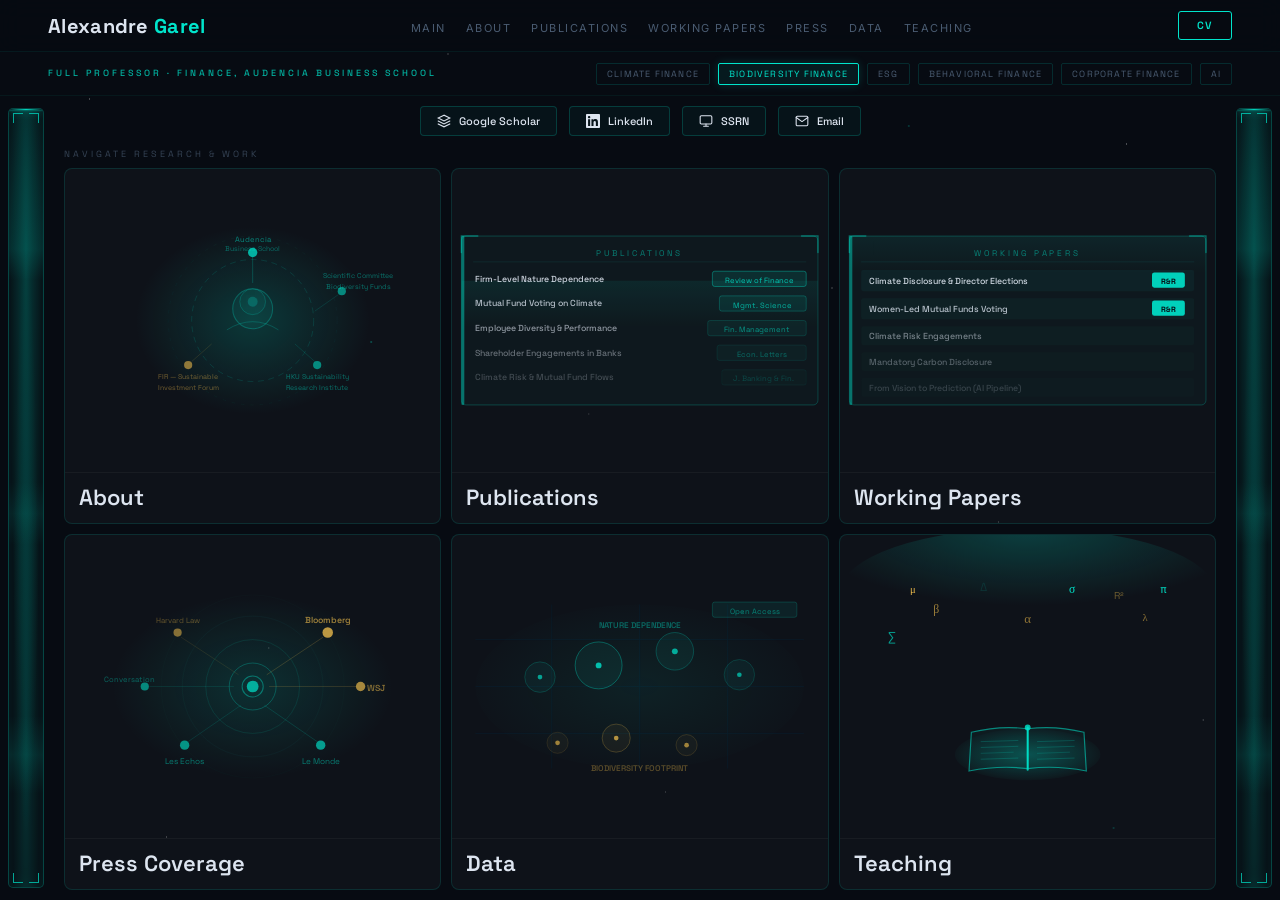
<file: index.html>
<!DOCTYPE html>
<html lang="en">
<head>
<meta charset="UTF-8">
<meta name="viewport" content="width=device-width, initial-scale=1.0">
<title>Alexandre Garel</title>
<link href="https://fonts.googleapis.com/css2?family=Space+Grotesk:wght@300;400;500;600;700&family=Inter:wght@300;400;500&display=swap" rel="stylesheet">
<style>
*, *::before, *::after { box-sizing: border-box; margin: 0; padding: 0; }

:root {
  --bg:       #070b12;
  --teal:     #00e5cc;
  --teal-dim: rgba(0,229,204,0.08);
  --teal-mid: rgba(0,229,204,0.18);
  --gold:     #e8b84b;
  --white:    #dde5f0;
  --muted:    #4a5c72;
  --muted2:   #1e2c3a;
  --card-bg:  rgba(255,255,255,0.032);
  --card-bdr: rgba(0,229,204,0.13);
}

/* ── RESET & BASE ── */
html, body {
  height: 100%; overflow: hidden;
  background: var(--bg);
  color: var(--white);
  font-family: 'Inter', sans-serif;
}

/* star field */
body::before {
  content: '';
  position: fixed; inset: 0; z-index: 0; pointer-events: none;
  background-image:
    radial-gradient(1px 1px at  7% 11%, rgba(255,255,255,.5)  0%,transparent 100%),
    radial-gradient(1px 1px at 21% 72%, rgba(255,255,255,.3)  0%,transparent 100%),
    radial-gradient(1px 1px at 35%  6%, rgba(255,255,255,.4)  0%,transparent 100%),
    radial-gradient(1px 1px at 52% 88%, rgba(255,255,255,.28) 0%,transparent 100%),
    radial-gradient(1px 1px at 65% 32%, rgba(255,255,255,.45) 0%,transparent 100%),
    radial-gradient(1px 1px at 78% 58%, rgba(255,255,255,.32) 0%,transparent 100%),
    radial-gradient(1px 1px at 88% 16%, rgba(255,255,255,.55) 0%,transparent 100%),
    radial-gradient(1px 1px at 94% 80%, rgba(255,255,255,.38) 0%,transparent 100%),
    radial-gradient(1px 1px at 13% 93%, rgba(255,255,255,.42) 0%,transparent 100%),
    radial-gradient(1px 1px at 46% 46%, rgba(255,255,255,.22) 0%,transparent 100%),
    radial-gradient(1.5px 1.5px at 29% 38%, rgba(0,229,204,.4) 0%,transparent 100%),
    radial-gradient(1.5px 1.5px at 71% 14%, rgba(0,229,204,.3) 0%,transparent 100%),
    radial-gradient(1.5px 1.5px at 87% 92%, rgba(0,229,204,.25) 0%,transparent 100%),
    radial-gradient(1.5px 1.5px at 58% 68%, rgba(0,229,204,.2) 0%,transparent 100%);
}

/* ══════════════════════════════════
   PAGE SHELL — fixed full-viewport
══════════════════════════════════ */
.page {
  position: relative; z-index: 1;
  height: 100vh;
  display: grid;
  grid-template-rows: 52px auto 1fr;
  overflow: hidden;
}

/* ── NAV ── */
nav {
  display: flex; align-items: center; justify-content: space-between;
  padding: 0 48px;
  border-bottom: 1px solid rgba(0,229,204,.07);
  background: rgba(7,11,18,.7);
  backdrop-filter: blur(12px);
  flex-shrink: 0;
}

.nav-logo {
  font-family: 'Space Grotesk', sans-serif;
  font-size: 20px; font-weight: 700; letter-spacing: .3px;
  color: var(--white);
}
.nav-logo span { color: var(--teal); }

.nav-links { display: flex; gap: 20px; list-style: none; }
.nav-links a {
  font-size: 11px; letter-spacing: 1.5px; text-transform: uppercase;
  color: var(--muted); text-decoration: none; transition: color .2s;
}
.nav-links a:hover { color: var(--teal); }

.nav-right { display: flex; gap: 12px; align-items: center; }
.nav-btn {
  font-family: 'Space Grotesk', sans-serif;
  font-size: 10.5px; font-weight: 600; letter-spacing: 1.5px; text-transform: uppercase;
  padding: 7px 18px; border-radius: 3px; text-decoration: none;
  border: 1px solid var(--teal); color: var(--teal); background: transparent;
  transition: background .2s;
}
.nav-btn:hover { background: var(--teal-mid); }


/* ── NAME BAR ── */
.name-bar {
  padding: 11px 48px 10px;
  border-bottom: 1px solid rgba(0,229,204,.06);
  display: flex;
  align-items: center;
  justify-content: space-between;
  gap: 24px;
  flex-shrink: 0;
}

.name-left {}

.name-eyebrow {
  font-family: 'Space Grotesk', sans-serif;
  font-size: 9px; font-weight: 500; letter-spacing: 3px; text-transform: uppercase;
  color: var(--teal); opacity: .75; margin-bottom: 3px;
}

.name-heading {
  font-family: 'Space Grotesk', sans-serif;
  font-size: clamp(24px, 2.8vw, 42px);
  font-weight: 700; line-height: 1; letter-spacing: -1.5px;
}
.name-heading .first { color: var(--white); }
.name-heading .last {
  background: linear-gradient(110deg, #b8d8f0 0%, #80c0e0 35%, var(--teal) 100%);
  -webkit-background-clip: text; -webkit-text-fill-color: transparent;
  background-clip: text;
}

.name-role {
  font-family: 'Space Grotesk', sans-serif;
  font-size: 11px; font-weight: 400; letter-spacing: .4px;
  color: var(--muted); margin-top: 3px;
}
.name-role strong { color: rgba(221,229,240,.7); font-weight: 500; }

.name-right {
  display: flex; align-items: center; gap: 8px; flex-shrink: 0;
}
.name-tag {
  font-family: 'Space Grotesk', sans-serif;
  font-size: 9px; letter-spacing: 1.2px; text-transform: uppercase;
  padding: 4px 10px; border-radius: 2px;
  border: 1px solid rgba(0,229,204,.15);
  color: var(--muted);
  transition: border-color .4s, color .4s, background .4s, box-shadow .4s;
  white-space: nowrap;
}
.name-tag.hi {
  border-color: var(--teal);
  color: var(--teal);
  background: rgba(0,229,204,.07);
  box-shadow: 0 0 10px rgba(0,229,204,.18);
}


/* ══════════════════════════════════
   CONTENT ROW — bars + cards
══════════════════════════════════ */
.content-row {
  display: grid;
  grid-template-columns: 52px 1fr 52px;
  overflow: hidden;
  min-height: 0;
}

/* ── DECORATIVE SIDE BARS ── */
.deco-bar {
  position: relative;
  overflow: hidden;
  margin: 12px 8px;
  border-radius: 5px;
  background: rgba(0,229,204,.018);
  border: 1px solid rgba(0,229,204,.25);
  box-shadow: 0 0 18px rgba(0,229,204,.07) inset;
}

/* ambient vertical glow */
.deco-bar::before {
  content: '';
  position: absolute; inset: 0;
  background:
    radial-gradient(ellipse at 50% 20%, rgba(0,229,204,.22) 0%, transparent 65%),
    radial-gradient(ellipse at 50% 80%, rgba(0,229,204,.15) 0%, transparent 55%);
  animation: bar-breathe 4s ease-in-out infinite;
}
@keyframes bar-breathe {
  0%,100% { opacity: .6; }
  50%     { opacity: 1; }
}

/* vertical circuit trace lines */
.deco-bar::after {
  content: '';
  position: absolute; inset: 0;
  background:
    linear-gradient(to bottom,
      transparent 0%, rgba(0,229,204,.12) 18%, transparent 22%,
      transparent 48%, rgba(0,229,204,.08) 52%, transparent 56%,
      transparent 78%, rgba(0,229,204,.1) 83%, transparent 88%);
}

/* scanning line */
.bar-scan {
  position: absolute; left: 0; right: 0; height: 1px; z-index: 6;
  background: linear-gradient(90deg, transparent, rgba(0,229,204,.9), transparent);
  box-shadow: 0 0 8px var(--teal), 0 0 2px var(--teal);
  animation: scan 4s ease-in-out infinite;
}
.deco-bar:last-child .bar-scan { animation-delay: -2s; }

@keyframes scan {
  0%   { top: 0%;   opacity: 0; }
  5%   { opacity: .9; }
  95%  { opacity: .9; }
  100% { top: 100%; opacity: 0; }
}

/* corner brackets */
.brk {
  position: absolute; z-index: 7; width: 10px; height: 10px; pointer-events: none;
  border-color: var(--teal); border-style: solid; opacity: .7;
}
.brk-tl { top: 4px; left: 4px;  border-width: 1px 0 0 1px; }
.brk-tr { top: 4px; right: 4px; border-width: 1px 1px 0 0; }
.brk-bl { bottom: 4px; left: 4px;  border-width: 0 0 1px 1px; }
.brk-br { bottom: 4px; right: 4px; border-width: 0 1px 1px 0; }

/* ── CENTER COLUMN ── */
.center-col {
  display: flex; flex-direction: column;
  overflow: hidden; min-height: 0;
}

/* social links row — centered at top of center col */
.social-center {
  display: flex; justify-content: center; align-items: center; gap: 12px;
  padding: 10px 20px 6px;
  flex-shrink: 0;
}
.social-link {
  display: flex; align-items: center; gap: 8px;
  padding: 7px 16px; border-radius: 4px;
  border: 1px solid rgba(0,229,204,.2);
  background: rgba(0,229,204,.04);
  text-decoration: none; color: var(--white);
  font-family: 'Space Grotesk', sans-serif;
  font-size: 11px; font-weight: 500;
  transition: border-color .2s, background .2s, color .2s;
}
.social-link:hover {
  border-color: var(--teal); background: rgba(0,229,204,.1); color: var(--teal);
}
.social-link svg { flex-shrink: 0; }

/* ── CARDS COLUMN ── */
.cards-col {
  display: flex; flex-direction: column;
  padding: 6px 12px 10px;
  overflow: hidden;
  min-height: 0;
  flex: 1;
}

.cards-label {
  font-family: 'Space Grotesk', sans-serif;
  font-size: 9px; letter-spacing: 3px; text-transform: uppercase;
  color: var(--muted); margin-bottom: 8px; opacity: .7;
  flex-shrink: 0;
}

.grid {
  display: grid;
  grid-template-columns: repeat(3, 1fr);
  grid-template-rows: repeat(2, 1fr);
  gap: 10px;
  flex: 1; min-height: 0;
}

/* ── CARD ── */
.card {
  position: relative;
  background: var(--card-bg);
  border: 1px solid var(--card-bdr);
  border-radius: 8px;
  overflow: hidden;
  text-decoration: none;
  display: flex; flex-direction: column;
  transition: border-color .28s, transform .28s, box-shadow .28s;
  cursor: pointer; min-height: 0;
}
.card:hover {
  border-color: rgba(0,229,204,.42);
  transform: translateY(-3px);
  box-shadow: 0 10px 36px rgba(0,229,204,.08), 0 0 0 1px rgba(0,229,204,.16);
}
.card::before {
  content: '';
  position: absolute; top: 0; left: 0; right: 0; height: 1px;
  background: linear-gradient(90deg, transparent, var(--teal), transparent);
  transform: scaleX(0); transition: transform .3s;
}
.card:hover::before { transform: scaleX(1); }

/* visual area — flex-grow so it fills available space */
.card-vis {
  flex: 1; min-height: 0;
  position: relative; overflow: hidden;
}

/* footer is fixed-height */
.card-ft {
  flex-shrink: 0;
  padding: 10px 14px 12px;
  border-top: 1px solid rgba(255,255,255,.04);
  display: flex; justify-content: space-between; align-items: center;
}
.card-name {
  font-family: 'Space Grotesk', sans-serif;
  font-size: 22px; font-weight: 600; color: var(--white);
}
.card-sub { display: none; }
.card-arr {
  font-size: 15px; color: var(--teal);
  opacity: 0; transform: translateX(-4px);
  transition: opacity .22s, transform .22s;
}
.card:hover .card-arr { opacity: 1; transform: translateX(0); }

/* ══════════════════════════════════
   CARD VISUAL HOVER ANIMATIONS
══════════════════════════════════ */

/* shared: SVG zooms in and brightens */
.card-vis svg {
  transform-origin: center center;
  transition: transform .55s cubic-bezier(.25,.46,.45,.94),
              filter .4s ease;
  display: block;
  overflow: visible;
}
.card:hover .card-vis svg {
  transform: scale(1.1);
  filter: brightness(1.55) saturate(1.4) contrast(1.05);
}

/* teal glow overlay that fades in on hover */
.card-vis::after {
  content: '';
  position: absolute; inset: 0; z-index: 2; pointer-events: none;
  background: radial-gradient(ellipse at 50% 50%,
    rgba(0,229,204,.1) 0%, transparent 70%);
  opacity: 0;
  transition: opacity .4s ease;
}
.card:hover .card-vis::after { opacity: 1; }

/* ── Per-card accent colours on hover ── */

/* About — portrait pulse faster */
.card:hover .card-vis circle[r="3"] {
  animation-duration: .8s !important;
}

/* Publications — glow pulse ring speeds up */
.card:hover .card-vis circle[stroke-opacity] {
  animation-duration: 1.2s !important;
}

/* Working Papers — brightens the R&R badges more */
.card-wp:hover .card-vis svg { filter: brightness(1.7) saturate(1.5); }

/* Press — signal ring ripple on hover */
.card-press:hover .card-vis::after {
  background: radial-gradient(ellipse at 50% 50%,
    rgba(0,229,204,.18) 0%, rgba(232,184,75,.06) 60%, transparent 80%);
}

/* Data — gold cluster brightens */
.card-data:hover .card-vis svg {
  filter: brightness(1.6) saturate(1.6) hue-rotate(-5deg);
}

/* Teaching — connections glow more */
.card-teach:hover .card-vis svg {
  filter: brightness(1.6) saturate(1.3) contrast(1.1);
}

/* ══════════════════════════════════
   RESPONSIVE — Tablet & Mobile
══════════════════════════════════ */

/* ── Tablet: ≤ 1024px ── */
@media (max-width: 1024px) {
  .page {
    height: auto; overflow: visible;
    grid-template-rows: 52px auto auto;
  }
  html, body { height: auto; overflow: auto; }

  nav { padding: 0 28px; }
  .nav-links { gap: 18px; }
  .nav-links a { font-size: 10px; }

  .name-bar {
    padding: 18px 28px 14px;
    flex-wrap: wrap; gap: 16px;
  }
  .name-right {
    flex-wrap: wrap; gap: 7px;
    width: 100%;
  }

  .content-row { grid-template-columns: 40px 1fr 40px; }
  .cards-col { padding: 6px 10px 10px; }

  .grid {
    grid-template-columns: repeat(3, 1fr);
    grid-template-rows: repeat(2, 1fr);
    gap: 10px;
    height: auto;
    min-height: 420px;
  }

  .card-name { font-size: 20px; }
  .card-sub  { font-size: 9.5px; }
}

/* ── Phablet: ≤ 768px ── */
@media (max-width: 768px) {
  /* Nav: hide links, keep logo + CV */
  .nav-links { display: none; }
  nav { padding: 0 20px; }

  .name-bar {
    padding: 16px 20px 12px;
    flex-direction: column; align-items: flex-start; gap: 12px;
  }
  .name-heading { font-size: clamp(32px, 8vw, 52px); letter-spacing: -1.5px; }
  .name-eyebrow { font-size: 9px; letter-spacing: 2.5px; }
  .name-role { font-size: 11px; }
  .name-right { flex-wrap: wrap; gap: 6px; }
  .name-tag { font-size: 9px; padding: 4px 9px; letter-spacing: 1px; }

  .content-row { grid-template-columns: 28px 1fr 28px; }
  .deco-bar { margin: 8px 6px; }

  .cards-col {
    padding: 10px 16px;
    overflow: visible;
  }

  .grid {
    grid-template-columns: repeat(2, 1fr);
    grid-template-rows: auto;
    min-height: 0;
    height: auto;
  }

  .card { min-height: 160px; }
  .card-vis { min-height: 100px; }
  .card-name { font-size: 18px; }
  .card-sub  { font-size: 9px; }
}

/* ── Mobile: ≤ 480px ── */
@media (max-width: 480px) {
  nav { padding: 0 16px; }
  .nav-logo { font-size: 13px; }
  .nav-btn { padding: 6px 14px; font-size: 10px; }

  .name-bar { padding: 14px 16px 10px; }
  .name-heading { font-size: clamp(28px, 9vw, 44px); letter-spacing: -1px; }
  .name-role { font-size: 10.5px; }

  .deco-bar { margin: 6px 4px; }
  .social-link { font-size: 10px; padding: 6px 10px; gap: 6px; }

  .cards-col { padding: 12px 16px 16px; }

  .grid {
    grid-template-columns: 1fr 1fr;
    gap: 8px;
  }

  .card { min-height: 140px; }
  .card-vis { min-height: 85px; }
  .card-ft { padding: 8px 11px 10px; }
  .card-name { font-size: 16px; }
  .card-sub  { display: none; }
  .card-arr  { display: none; }
}

/* ── Very small: ≤ 360px ── */
@media (max-width: 360px) {
  .grid { grid-template-columns: 1fr; }
  .card { min-height: 120px; }
}
</style>
</head>
<body>


<div class="page">

<!-- NAV -->
<nav>
  <div class="nav-logo">Alexandre <span>Garel</span></div>
  <ul class="nav-links">
    <li><a href="index.html" class="active">Main</a></li>
    <li><a href="about.html">About</a></li>
    <li><a href="publications.html">Publications</a></li>
    <li><a href="working-papers.html">Working Papers</a></li>
    <li><a href="press-coverage.html">Press</a></li>
    <li><a href="data.html">Data</a></li>
    <li><a href="teaching.html">Teaching</a></li>
  </ul>
  <div class="nav-right">
    <a href="#" class="nav-btn">CV</a>
  </div>
</nav>

<!-- NAME BAR -->
<div class="name-bar">
  <div class="name-left">
    <div class="name-eyebrow">Full Professor · Finance, Audencia Business School</div>
  </div>
  <div class="name-right">
    <span class="name-tag" id="tag-0">Climate Finance</span>
    <span class="name-tag" id="tag-1">Biodiversity Finance</span>
    <span class="name-tag" id="tag-2">ESG</span>
    <span class="name-tag" id="tag-3">Behavioral Finance</span>
    <span class="name-tag" id="tag-4">Corporate Finance</span>
    <span class="name-tag" id="tag-5">AI</span>
  </div>
</div>

<!-- CONTENT ROW -->
<div class="content-row">

  <!-- LEFT DECO BAR -->
  <div class="deco-bar">
    <div class="bar-scan"></div>
    <div class="brk brk-tl"></div>
    <div class="brk brk-tr"></div>
    <div class="brk brk-bl"></div>
    <div class="brk brk-br"></div>
  </div>

  <!-- CENTER COLUMN -->
  <div class="center-col">

    <!-- Social links — centered at top -->
    <div class="social-center">
      <a href="https://scholar.google.com/citations?user=YdbSEhwAAAAJ&hl=en" target="_blank" class="social-link">
        <svg width="14" height="14" viewBox="0 0 24 24" fill="none" stroke="currentColor" stroke-width="1.8" stroke-linecap="round">
          <path d="M12 2L2 7l10 5 10-5-10-5z"/>
          <path d="M2 17l10 5 10-5"/>
          <path d="M2 12l10 5 10-5"/>
        </svg>
        Google Scholar
      </a>
      <a href="https://linkedin.com" target="_blank" class="social-link">
        <svg width="14" height="14" viewBox="0 0 24 24" fill="currentColor">
          <path d="M20.447 20.452h-3.554v-5.569c0-1.328-.027-3.037-1.852-3.037-1.853 0-2.136 1.445-2.136 2.939v5.667H9.351V9h3.414v1.561h.046c.477-.9 1.637-1.85 3.37-1.85 3.601 0 4.267 2.37 4.267 5.455v6.286zM5.337 7.433c-1.144 0-2.063-.926-2.063-2.065 0-1.138.92-2.063 2.063-2.063 1.14 0 2.064.925 2.064 2.063 0 1.139-.925 2.065-2.064 2.065zm1.782 13.019H3.555V9h3.564v11.452zM22.225 0H1.771C.792 0 0 .774 0 1.729v20.542C0 23.227.792 24 1.771 24h20.451C23.2 24 24 23.227 24 22.271V1.729C24 .774 23.2 0 22.222 0h.003z"/>
        </svg>
        LinkedIn
      </a>
      <a href="https://papers.ssrn.com/sol3/cf_dev/AbsByAuth.cfm?per_id=2396853" target="_blank" class="social-link">
        <svg width="14" height="14" viewBox="0 0 24 24" fill="none" stroke="currentColor" stroke-width="1.8" stroke-linecap="round" stroke-linejoin="round">
          <rect x="2" y="3" width="20" height="14" rx="2"/>
          <path d="M8 21h8M12 17v4"/>
        </svg>
        SSRN
      </a>
      <a href="mailto:agarel@audencia.com" class="social-link">
        <svg width="14" height="14" viewBox="0 0 24 24" fill="none" stroke="currentColor" stroke-width="1.8" stroke-linecap="round" stroke-linejoin="round">
          <path d="M4 4h16c1.1 0 2 .9 2 2v12c0 1.1-.9 2-2 2H4c-1.1 0-2-.9-2-2V6c0-1.1.9-2 2-2z"/>
          <polyline points="22,6 12,13 2,6"/>
        </svg>
        Email
      </a>
    </div>

    <!-- CARDS -->
    <div class="cards-col">
    <div class="cards-label">Navigate Research &amp; Work</div>
    <div class="grid">

      <!-- 1. ABOUT -->
      <a href="about.html" class="card">
        <div class="card-vis">
          <svg viewBox="0 0 320 160" width="100%" height="100%" xmlns="http://www.w3.org/2000/svg" preserveAspectRatio="xMidYMid meet">
            <defs>
              <radialGradient id="ag" cx="50%" cy="50%" r="50%">
                <stop offset="0%" stop-color="#00e5cc" stop-opacity=".18"/>
                <stop offset="100%" stop-color="#00e5cc" stop-opacity="0"/>
              </radialGradient>
            </defs>
            <ellipse cx="160" cy="80" rx="100" ry="80" fill="url(#ag)"/>
            <!-- orbit rings -->
            <circle cx="160" cy="80" r="52" fill="none" stroke="#00e5cc" stroke-width=".6" stroke-opacity=".18" stroke-dasharray="5 4"/>
            <circle cx="160" cy="80" r="72" fill="none" stroke="#00e5cc" stroke-width=".4" stroke-opacity=".08" stroke-dasharray="3 5"/>
            <!-- affiliation nodes — all safely within viewbox -->
            <!-- Audencia Business School — top -->
            <circle cx="160" cy="22" r="4" fill="#00e5cc" fill-opacity=".75"/>
            <line x1="160" y1="26" x2="160" y2="48" stroke="#00e5cc" stroke-width=".6" stroke-opacity=".3"/>
            <text x="160" y="13" fill="#00e5cc" font-size="6.5" font-family="Space Grotesk" text-anchor="middle" fill-opacity=".55">Audencia</text>
            <text x="160" y="21" fill="#00e5cc" font-size="6" font-family="Space Grotesk" text-anchor="middle" fill-opacity=".4">Business School</text>
            <!-- HKU Sustainability Research Institute — bottom-right -->
            <circle cx="215" cy="118" r="3.5" fill="#00e5cc" fill-opacity=".55"/>
            <line x1="213" y1="115" x2="196" y2="100" stroke="#00e5cc" stroke-width=".5" stroke-opacity=".22"/>
            <text x="215" y="130" fill="#00e5cc" font-size="6" font-family="Space Grotesk" text-anchor="middle" fill-opacity=".45">HKU Sustainability</text>
            <text x="215" y="139" fill="#00e5cc" font-size="6" font-family="Space Grotesk" text-anchor="middle" fill-opacity=".45">Research Institute</text>
            <!-- FIR — bottom-left -->
            <circle cx="105" cy="118" r="3.5" fill="#e8b84b" fill-opacity=".6"/>
            <line x1="108" y1="115" x2="125" y2="100" stroke="#e8b84b" stroke-width=".5" stroke-opacity=".22"/>
            <text x="105" y="130" fill="#e8b84b" font-size="6" font-family="Space Grotesk" text-anchor="middle" fill-opacity=".45">FIR — Sustainable</text>
            <text x="105" y="139" fill="#e8b84b" font-size="6" font-family="Space Grotesk" text-anchor="middle" fill-opacity=".45">Investment Forum</text>
            <!-- Scientific Committee, Biodiversity Funds — right -->
            <circle cx="236" cy="55" r="3.5" fill="#00e5cc" fill-opacity=".55"/>
            <line x1="233" y1="58" x2="213" y2="72" stroke="#00e5cc" stroke-width=".5" stroke-opacity=".22"/>
            <text x="250" y="44" fill="#00e5cc" font-size="6" font-family="Space Grotesk" text-anchor="middle" fill-opacity=".45">Scientific Committee</text>
            <text x="250" y="53" fill="#00e5cc" font-size="6" font-family="Space Grotesk" text-anchor="middle" fill-opacity=".45">Biodiversity Funds</text>
            <!-- portrait silhouette -->
            <circle cx="160" cy="70" r="17" fill="#00e5cc" fill-opacity=".05" stroke="#00e5cc" stroke-width=".9" stroke-opacity=".28"/>
            <circle cx="160" cy="64" r="11" fill="#00e5cc" fill-opacity=".05" stroke="#00e5cc" stroke-width=".7" stroke-opacity=".25"/>
            <path d="M138,88 Q160,74 182,88" fill="none" stroke="#00e5cc" stroke-width=".7" stroke-opacity=".25"/>
            <circle cx="160" cy="64" r="3" fill="#00e5cc" fill-opacity=".6">
              <animate attributeName="r" values="3;4.5;3" dur="2.5s" repeatCount="indefinite"/>
              <animate attributeName="fill-opacity" values=".6;.15;.6" dur="2.5s" repeatCount="indefinite"/>
            </circle>
          </svg>
        </div>
        <div class="card-ft">
          <div><div class="card-name">About</div></div>
          <div class="card-arr">→</div>
        </div>
      </a>

      <!-- 2. PUBLICATIONS — paper list -->
      <a href="publications.html" class="card">
        <div class="card-vis">
          <svg viewBox="0 0 320 160" width="100%" height="100%" xmlns="http://www.w3.org/2000/svg" preserveAspectRatio="xMidYMid meet">
            <defs>
              <linearGradient id="pub-scan" x1="0" y1="0" x2="0" y2="1">
                <stop offset="0%" stop-color="#00e5cc" stop-opacity=".08"/>
                <stop offset="100%" stop-color="#00e5cc" stop-opacity="0"/>
              </linearGradient>
              <clipPath id="pub-clip">
                <rect x="8" y="8" width="304" height="144" rx="4"/>
              </clipPath>
            </defs>

            <!-- card border -->
            <rect x="8" y="8" width="304" height="144" rx="4" fill="rgba(0,229,204,.025)" stroke="#00e5cc" stroke-width=".7" stroke-opacity=".28"/>
            <!-- left accent bar -->
            <rect x="8" y="8" width="2.5" height="144" rx="1" fill="#00e5cc" fill-opacity=".45"/>

            <!-- header label -->
            <text x="160" y="25" fill="#00e5cc" font-size="7" font-family="Space Grotesk" text-anchor="middle" letter-spacing="2.5" fill-opacity=".5">PUBLICATIONS</text>
            <line x1="18" y1="30" x2="302" y2="30" stroke="#00e5cc" stroke-width=".4" stroke-opacity=".18"/>

            <!-- scanning highlight — sweeps down -->
            <rect x="8" y="0" width="304" height="40" fill="url(#pub-scan)" clip-path="url(#pub-clip)">
              <animate attributeName="y" from="8" to="112" dur="4s" repeatCount="indefinite" calcMode="ease-in-out"/>
            </rect>

            <!-- Row 1 — brightest -->
            <text x="20" y="47" fill="#dde5f0" font-size="7.5" font-family="Space Grotesk" font-weight="500" fill-opacity=".92">Firm-Level Nature Dependence</text>
            <!-- journal badge -->
            <rect x="222" y="38" width="80" height="13" rx="2" fill="rgba(0,229,204,.1)" stroke="#00e5cc" stroke-width=".6" stroke-opacity=".5"/>
            <text x="262" y="48" fill="#00e5cc" font-size="6.5" font-family="Space Grotesk" text-anchor="middle" fill-opacity=".85">Review of Finance</text>

            <!-- Row 2 -->
            <text x="20" y="68" fill="#dde5f0" font-size="7.5" font-family="Space Grotesk" font-weight="500" fill-opacity=".8">Mutual Fund Voting on Climate</text>
            <rect x="228" y="59" width="74" height="13" rx="2" fill="rgba(0,229,204,.08)" stroke="#00e5cc" stroke-width=".5" stroke-opacity=".4"/>
            <text x="265" y="69" fill="#00e5cc" font-size="6.5" font-family="Space Grotesk" text-anchor="middle" fill-opacity=".75">Mgmt. Science</text>

            <!-- Row 3 -->
            <text x="20" y="89" fill="#dde5f0" font-size="7.5" font-family="Space Grotesk" font-weight="500" fill-opacity=".62">Employee Diversity &amp; Performance</text>
            <rect x="218" y="80" width="84" height="13" rx="2" fill="rgba(0,229,204,.06)" stroke="#00e5cc" stroke-width=".4" stroke-opacity=".3"/>
            <text x="260" y="90" fill="#00e5cc" font-size="6.5" font-family="Space Grotesk" text-anchor="middle" fill-opacity=".58">Fin. Management</text>

            <!-- Row 4 -->
            <text x="20" y="110" fill="#dde5f0" font-size="7.5" font-family="Space Grotesk" font-weight="500" fill-opacity=".42">Shareholder Engagements in Banks</text>
            <rect x="226" y="101" width="76" height="13" rx="2" fill="rgba(0,229,204,.04)" stroke="#00e5cc" stroke-width=".35" stroke-opacity=".22"/>
            <text x="264" y="111" fill="#00e5cc" font-size="6.5" font-family="Space Grotesk" text-anchor="middle" fill-opacity=".4">Econ. Letters</text>

            <!-- Row 5 — dimmest -->
            <text x="20" y="131" fill="#dde5f0" font-size="7.5" font-family="Space Grotesk" font-weight="500" fill-opacity=".25">Climate Risk &amp; Mutual Fund Flows</text>
            <rect x="230" y="122" width="72" height="13" rx="2" fill="rgba(0,229,204,.02)" stroke="#00e5cc" stroke-width=".3" stroke-opacity=".15"/>
            <text x="266" y="132" fill="#00e5cc" font-size="6.5" font-family="Space Grotesk" text-anchor="middle" fill-opacity=".22">J. Banking &amp; Fin.</text>

            <!-- corner brackets -->
            <path d="M8 22 L8 8 L22 8" fill="none" stroke="#00e5cc" stroke-width="1.2" stroke-opacity=".4" stroke-linecap="round"/>
            <path d="M298 8 L312 8 L312 22" fill="none" stroke="#00e5cc" stroke-width="1.2" stroke-opacity=".4" stroke-linecap="round"/>
          </svg>
        </div>
        <div class="card-ft">
          <div><div class="card-name">Publications</div></div>
          <div class="card-arr">→</div>
        </div>
      </a>

      <!-- 3. WORKING PAPERS -->
      <a href="working-papers.html" class="card card-wp">
        <div class="card-vis">
          <svg viewBox="0 0 320 160" width="100%" height="100%" xmlns="http://www.w3.org/2000/svg" preserveAspectRatio="xMidYMid meet">
            <defs>
              <linearGradient id="prog" x1="0" y1="0" x2="1" y2="0">
                <stop offset="0%" stop-color="#00e5cc" stop-opacity=".7"/>
                <stop offset="100%" stop-color="#00e5cc" stop-opacity=".2"/>
              </linearGradient>
              <linearGradient id="wp-scan" x1="0" y1="0" x2="0" y2="1">
                <stop offset="0%" stop-color="#00e5cc" stop-opacity=".08"/>
                <stop offset="100%" stop-color="#00e5cc" stop-opacity="0"/>
              </linearGradient>
              <clipPath id="wp-clip">
                <rect x="8" y="8" width="304" height="144" rx="4"/>
              </clipPath>
            </defs>

            <!-- card border -->
            <rect x="8" y="8" width="304" height="144" rx="4" fill="rgba(0,229,204,.025)" stroke="#00e5cc" stroke-width=".7" stroke-opacity=".28"/>
            <!-- left accent bar -->
            <rect x="8" y="8" width="2.5" height="144" rx="1" fill="#00e5cc" fill-opacity=".45"/>

            <!-- header label -->
            <text x="160" y="25" fill="#00e5cc" font-size="7" font-family="Space Grotesk" text-anchor="middle" letter-spacing="2.5" fill-opacity=".5">WORKING PAPERS</text>
            <line x1="18" y1="30" x2="302" y2="30" stroke="#00e5cc" stroke-width=".4" stroke-opacity=".18"/>

            <!-- scanning highlight -->
            <rect x="8" y="0" width="304" height="40" fill="url(#wp-scan)" clip-path="url(#wp-clip)">
              <animate attributeName="y" from="8" to="112" dur="4s" repeatCount="indefinite" calcMode="ease-in-out" begin="2s"/>
            </rect>

            <!-- Row 1 — R&R -->
            <rect x="18" y="37" width="284" height="18" rx="2" fill="rgba(0,229,204,.05)"/>
            <text x="25" y="49" fill="#dde5f0" font-size="7.5" font-family="Space Grotesk" font-weight="500" fill-opacity=".92">Climate Disclosure &amp; Director Elections</text>
            <rect x="266" y="39" width="28" height="13" rx="2" fill="#00e5cc" fill-opacity=".9"/>
            <text x="280" y="49" fill="#070b12" font-size="6.5" font-family="Space Grotesk" text-anchor="middle" font-weight="700">R&amp;R</text>

            <!-- Row 2 — R&R -->
            <rect x="18" y="61" width="284" height="18" rx="2" fill="rgba(0,229,204,.04)"/>
            <text x="25" y="73" fill="#dde5f0" font-size="7.5" font-family="Space Grotesk" font-weight="500" fill-opacity=".82">Women-Led Mutual Funds Voting</text>
            <rect x="266" y="63" width="28" height="13" rx="2" fill="#00e5cc" fill-opacity=".9"/>
            <text x="280" y="73" fill="#070b12" font-size="6.5" font-family="Space Grotesk" text-anchor="middle" font-weight="700">R&amp;R</text>

            <!-- Row 3 -->
            <rect x="18" y="85" width="284" height="16" rx="2" fill="rgba(0,229,204,.025)"/>
            <text x="25" y="96" fill="#dde5f0" font-size="7.5" font-family="Space Grotesk" font-weight="500" fill-opacity=".5">Climate Risk Engagements</text>

            <!-- Row 4 -->
            <rect x="18" y="107" width="284" height="16" rx="2" fill="rgba(0,229,204,.015)"/>
            <text x="25" y="118" fill="#dde5f0" font-size="7.5" font-family="Space Grotesk" font-weight="500" fill-opacity=".35">Mandatory Carbon Disclosure</text>

            <!-- Row 5 — dimmest -->
            <rect x="18" y="129" width="284" height="16" rx="2" fill="rgba(0,229,204,.01)"/>
            <text x="25" y="140" fill="#dde5f0" font-size="7.5" font-family="Space Grotesk" font-weight="500" fill-opacity=".2">From Vision to Prediction (AI Pipeline)</text>

            <!-- corner brackets -->
            <path d="M8 22 L8 8 L22 8" fill="none" stroke="#00e5cc" stroke-width="1.2" stroke-opacity=".4" stroke-linecap="round"/>
            <path d="M298 8 L312 8 L312 22" fill="none" stroke="#00e5cc" stroke-width="1.2" stroke-opacity=".4" stroke-linecap="round"/>
          </svg>
        </div>
        <div class="card-ft">
          <div><div class="card-name">Working Papers</div></div>
          <div class="card-arr">→</div>
        </div>
      </a>

      <!-- 4. PRESS COVERAGE — all nodes fully inside viewbox -->
      <a href="press-coverage.html" class="card card-press">
        <div class="card-vis">
          <svg viewBox="0 0 320 160" width="100%" height="100%" xmlns="http://www.w3.org/2000/svg" preserveAspectRatio="xMidYMid meet">
            <defs>
              <radialGradient id="sig" cx="50%" cy="50%" r="50%">
                <stop offset="0%" stop-color="#00e5cc" stop-opacity=".14"/>
                <stop offset="100%" stop-color="#00e5cc" stop-opacity="0"/>
              </radialGradient>
            </defs>
            <ellipse cx="160" cy="80" rx="120" ry="78" fill="url(#sig)"/>
            <!-- signal rings -->
            <circle cx="160" cy="80" r="20" fill="none" stroke="#00e5cc" stroke-width=".8" stroke-opacity=".28"/>
            <circle cx="160" cy="80" r="40" fill="none" stroke="#00e5cc" stroke-width=".55" stroke-opacity=".16"/>
            <circle cx="160" cy="80" r="60" fill="none" stroke="#00e5cc" stroke-width=".4" stroke-opacity=".09"/>
            <circle cx="160" cy="80" r="78" fill="none" stroke="#00e5cc" stroke-width=".3" stroke-opacity=".05"/>
            <!-- center -->
            <circle cx="160" cy="80" r="5" fill="#00e5cc" fill-opacity=".7"/>
            <circle cx="160" cy="80" r="9" fill="none" stroke="#00e5cc" stroke-width=".9" stroke-opacity=".4"/>
            <!-- Bloomberg — top-right -->
            <circle cx="224" cy="34" r="4.5" fill="#e8b84b" fill-opacity=".8"/>
            <line x1="220" y1="38" x2="172" y2="70" stroke="#e8b84b" stroke-width=".6" stroke-opacity=".28"/>
            <text x="224" y="26" fill="#e8b84b" font-size="7.5" font-family="Space Grotesk" text-anchor="middle" font-weight="600" fill-opacity=".65">Bloomberg</text>
            <!-- WSJ — right -->
            <circle cx="252" cy="80" r="4" fill="#e8b84b" fill-opacity=".7"/>
            <line x1="248" y1="80" x2="174" y2="80" stroke="#e8b84b" stroke-width=".6" stroke-opacity=".22"/>
            <text x="265" y="84" fill="#e8b84b" font-size="7.5" font-family="Space Grotesk" text-anchor="middle" font-weight="600" fill-opacity=".55">WSJ</text>
            <!-- Le Monde — bottom-right -->
            <circle cx="218" cy="130" r="4" fill="#00e5cc" fill-opacity=".65"/>
            <line x1="215" y1="127" x2="170" y2="96" stroke="#00e5cc" stroke-width=".6" stroke-opacity=".22"/>
            <text x="218" y="146" fill="#00e5cc" font-size="7" font-family="Space Grotesk" text-anchor="middle" fill-opacity=".5">Le Monde</text>
            <!-- Les Echos — bottom-left -->
            <circle cx="102" cy="130" r="4" fill="#00e5cc" fill-opacity=".6"/>
            <line x1="105" y1="127" x2="150" y2="96" stroke="#00e5cc" stroke-width=".6" stroke-opacity=".18"/>
            <text x="102" y="146" fill="#00e5cc" font-size="7" font-family="Space Grotesk" text-anchor="middle" fill-opacity=".5">Les Echos</text>
            <!-- The Conversation — left -->
            <circle cx="68" cy="80" r="3.5" fill="#00e5cc" fill-opacity=".55"/>
            <line x1="72" y1="80" x2="144" y2="80" stroke="#00e5cc" stroke-width=".5" stroke-opacity=".18"/>
            <text x="55" y="76" fill="#00e5cc" font-size="6.5" font-family="Space Grotesk" text-anchor="middle" fill-opacity=".4">Conversation</text>
            <!-- Harvard Law — top-left -->
            <circle cx="96" cy="34" r="3.5" fill="#e8b84b" fill-opacity=".55"/>
            <line x1="99" y1="38" x2="148" y2="70" stroke="#e8b84b" stroke-width=".5" stroke-opacity=".18"/>
            <text x="96" y="26" fill="#e8b84b" font-size="6.5" font-family="Space Grotesk" text-anchor="middle" fill-opacity=".4">Harvard Law</text>
          </svg>
        </div>
        <div class="card-ft">
          <div><div class="card-name">Press Coverage</div></div>
          <div class="card-arr">→</div>
        </div>
      </a>

      <!-- 5. DATA -->
      <a href="data.html" class="card card-data">
        <div class="card-vis">
          <svg viewBox="0 0 320 160" width="100%" height="100%" xmlns="http://www.w3.org/2000/svg" preserveAspectRatio="xMidYMid meet">
            <defs>
              <radialGradient id="dg" cx="50%" cy="50%" r="55%">
                <stop offset="0%" stop-color="#00e5cc" stop-opacity=".07"/>
                <stop offset="100%" stop-color="#00e5cc" stop-opacity="0"/>
              </radialGradient>
            </defs>
            <!-- grid -->
            <line x1="20"  y1="40"  x2="300" y2="40"  stroke="#0a1a28" stroke-width=".7"/>
            <line x1="20"  y1="80"  x2="300" y2="80"  stroke="#0a1a28" stroke-width=".7"/>
            <line x1="20"  y1="120" x2="300" y2="120" stroke="#0a1a28" stroke-width=".7"/>
            <line x1="85"  y1="10"  x2="85"  y2="150" stroke="#0a1a28" stroke-width=".7"/>
            <line x1="160" y1="10"  x2="160" y2="150" stroke="#0a1a28" stroke-width=".7"/>
            <line x1="235" y1="10"  x2="235" y2="150" stroke="#0a1a28" stroke-width=".7"/>
            <ellipse cx="160" cy="80" rx="140" ry="70" fill="url(#dg)"/>
            <!-- Nature Dependence cluster — teal -->
            <circle cx="125" cy="62" r="20" fill="#00e5cc" fill-opacity=".06" stroke="#00e5cc" stroke-width=".8" stroke-opacity=".35"/>
            <circle cx="190" cy="50" r="16" fill="#00e5cc" fill-opacity=".06" stroke="#00e5cc" stroke-width=".7" stroke-opacity=".28"/>
            <circle cx="245" cy="70" r="13" fill="#00e5cc" fill-opacity=".05" stroke="#00e5cc" stroke-width=".6" stroke-opacity=".22"/>
            <circle cx="75"  cy="72" r="13" fill="#00e5cc" fill-opacity=".05" stroke="#00e5cc" stroke-width=".6" stroke-opacity=".25"/>
            <circle cx="125" cy="62" r="2.5" fill="#00e5cc" fill-opacity=".8"/>
            <circle cx="190" cy="50" r="2.5" fill="#00e5cc" fill-opacity=".7"/>
            <circle cx="245" cy="70" r="2"   fill="#00e5cc" fill-opacity=".65"/>
            <circle cx="75"  cy="72" r="2"   fill="#00e5cc" fill-opacity=".65"/>
            <!-- Biodiversity cluster — gold -->
            <circle cx="140" cy="124" r="12" fill="#e8b84b" fill-opacity=".05" stroke="#e8b84b" stroke-width=".7" stroke-opacity=".28"/>
            <circle cx="200" cy="130" r="9"  fill="#e8b84b" fill-opacity=".04" stroke="#e8b84b" stroke-width=".6" stroke-opacity=".22"/>
            <circle cx="90"  cy="128" r="9"  fill="#e8b84b" fill-opacity=".04" stroke="#e8b84b" stroke-width=".5" stroke-opacity=".2"/>
            <circle cx="140" cy="124" r="2"  fill="#e8b84b" fill-opacity=".75"/>
            <circle cx="200" cy="130" r="2"  fill="#e8b84b" fill-opacity=".65"/>
            <circle cx="90"  cy="128" r="2"  fill="#e8b84b" fill-opacity=".65"/>
            <!-- labels — centered safe zone -->
            <text x="160" y="30" fill="#00e5cc" font-size="7" font-family="Space Grotesk" text-anchor="middle" fill-opacity=".4" font-weight="600">NATURE DEPENDENCE</text>
            <text x="160" y="152" fill="#e8b84b" font-size="7" font-family="Space Grotesk" text-anchor="middle" fill-opacity=".35" font-weight="600">BIODIVERSITY FOOTPRINT</text>
            <rect x="222" y="8" width="72" height="13" rx="2" fill="rgba(0,229,204,.08)" stroke="#00e5cc" stroke-width=".5" stroke-opacity=".3"/>
            <text x="258" y="18" fill="#00e5cc" font-size="6.5" font-family="Space Grotesk" text-anchor="middle" fill-opacity=".5">Open Access</text>
          </svg>
        </div>
        <div class="card-ft">
          <div><div class="card-name">Data</div></div>
          <div class="card-arr">→</div>
        </div>
      </a>

      <!-- 6. TEACHING — knowledge passing from professor to students -->
      <a href="teaching.html" class="card card-teach">
        <div class="card-vis">
          <svg viewBox="0 0 320 160" width="100%" height="100%" xmlns="http://www.w3.org/2000/svg" preserveAspectRatio="xMidYMid meet">
            <defs>
              <radialGradient id="sky-glow" cx="50%" cy="0%" r="60%">
                <stop offset="0%" stop-color="#00e5cc" stop-opacity=".22"/>
                <stop offset="100%" stop-color="#00e5cc" stop-opacity="0"/>
              </radialGradient>
              <radialGradient id="book-glow" cx="50%" cy="50%" r="55%">
                <stop offset="0%" stop-color="#00e5cc" stop-opacity=".28"/>
                <stop offset="100%" stop-color="#00e5cc" stop-opacity="0"/>
              </radialGradient>
            </defs>

            <!-- sky source glow -->
            <ellipse cx="160" cy="0" rx="160" ry="55" fill="url(#sky-glow)"/>

            <!-- falling symbols — each animates from top to just above the book -->
            <!-- ∑ -->
            <text x="44" font-size="11" font-family="Space Grotesk" fill="#00e5cc" text-anchor="middle">∑
              <animate attributeName="y" from="-4" to="108" dur="3.6s" repeatCount="indefinite" begin="0s"/>
              <animate attributeName="opacity" values="0;0.7;0.65;0" keyTimes="0;0.12;0.82;1" dur="3.6s" repeatCount="indefinite" begin="0s"/>
            </text>
            <!-- β -->
            <text x="82" font-size="10" font-family="Space Grotesk" fill="#e8b84b" text-anchor="middle">β
              <animate attributeName="y" from="-4" to="108" dur="4.1s" repeatCount="indefinite" begin="0.7s"/>
              <animate attributeName="opacity" values="0;0.65;0.6;0" keyTimes="0;0.12;0.82;1" dur="4.1s" repeatCount="indefinite" begin="0.7s"/>
            </text>
            <!-- Δ -->
            <text x="122" font-size="10" font-family="Space Grotesk" fill="#00e5cc" text-anchor="middle">Δ
              <animate attributeName="y" from="-4" to="108" dur="3.3s" repeatCount="indefinite" begin="1.4s"/>
              <animate attributeName="opacity" values="0;0.7;0.65;0" keyTimes="0;0.12;0.82;1" dur="3.3s" repeatCount="indefinite" begin="1.4s"/>
            </text>
            <!-- α -->
            <text x="160" font-size="11" font-family="Space Grotesk" fill="#e8b84b" text-anchor="middle">α
              <animate attributeName="y" from="-4" to="108" dur="4.4s" repeatCount="indefinite" begin="0.3s"/>
              <animate attributeName="opacity" values="0;0.6;0.55;0" keyTimes="0;0.12;0.82;1" dur="4.4s" repeatCount="indefinite" begin="0.3s"/>
            </text>
            <!-- σ -->
            <text x="198" font-size="10" font-family="Space Grotesk" fill="#00e5cc" text-anchor="middle">σ
              <animate attributeName="y" from="-4" to="108" dur="3.8s" repeatCount="indefinite" begin="1.8s"/>
              <animate attributeName="opacity" values="0;0.7;0.65;0" keyTimes="0;0.12;0.82;1" dur="3.8s" repeatCount="indefinite" begin="1.8s"/>
            </text>
            <!-- R² -->
            <text x="238" font-size="8.5" font-family="Space Grotesk" fill="#e8b84b" text-anchor="middle">R²
              <animate attributeName="y" from="-4" to="108" dur="4.2s" repeatCount="indefinite" begin="1.1s"/>
              <animate attributeName="opacity" values="0;0.6;0.55;0" keyTimes="0;0.12;0.82;1" dur="4.2s" repeatCount="indefinite" begin="1.1s"/>
            </text>
            <!-- π -->
            <text x="276" font-size="10" font-family="Space Grotesk" fill="#00e5cc" text-anchor="middle">π
              <animate attributeName="y" from="-4" to="108" dur="3.5s" repeatCount="indefinite" begin="2.2s"/>
              <animate attributeName="opacity" values="0;0.65;0.6;0" keyTimes="0;0.12;0.82;1" dur="3.5s" repeatCount="indefinite" begin="2.2s"/>
            </text>
            <!-- μ -->
            <text x="62" font-size="9" font-family="Space Grotesk" fill="#e8b84b" text-anchor="middle">μ
              <animate attributeName="y" from="-4" to="108" dur="4.7s" repeatCount="indefinite" begin="2.9s"/>
              <animate attributeName="opacity" values="0;0.55;0.5;0" keyTimes="0;0.12;0.82;1" dur="4.7s" repeatCount="indefinite" begin="2.9s"/>
            </text>
            <!-- λ -->
            <text x="260" font-size="9" font-family="Space Grotesk" fill="#e8b84b" text-anchor="middle">λ
              <animate attributeName="y" from="-4" to="108" dur="3.9s" repeatCount="indefinite" begin="0.5s"/>
              <animate attributeName="opacity" values="0;0.6;0.55;0" keyTimes="0;0.12;0.82;1" dur="3.9s" repeatCount="indefinite" begin="0.5s"/>
            </text>

            <!-- book glow -->
            <ellipse cx="160" cy="138" rx="62" ry="22" fill="url(#book-glow)"/>

            <!-- open book -->
            <!-- left page -->
            <path d="M160 116 Q136 113 112 119 L110 152 Q136 147 160 150 Z"
                  fill="#00e5cc" fill-opacity=".04" stroke="#00e5cc" stroke-width="1" stroke-opacity=".55"/>
            <!-- right page -->
            <path d="M160 116 Q184 113 208 119 L210 152 Q184 147 160 150 Z"
                  fill="#00e5cc" fill-opacity=".04" stroke="#00e5cc" stroke-width="1" stroke-opacity=".55"/>
            <!-- spine -->
            <line x1="160" y1="115" x2="160" y2="151" stroke="#00e5cc" stroke-width="1.8" stroke-opacity=".8" stroke-linecap="round"/>
            <!-- text lines left page -->
            <line x1="120" y1="127" x2="152" y2="126" stroke="#00e5cc" stroke-width=".55" stroke-opacity=".3"/>
            <line x1="120" y1="132" x2="152" y2="131" stroke="#00e5cc" stroke-width=".55" stroke-opacity=".3"/>
            <line x1="120" y1="137" x2="148" y2="136" stroke="#00e5cc" stroke-width=".55" stroke-opacity=".25"/>
            <line x1="120" y1="142" x2="152" y2="141" stroke="#00e5cc" stroke-width=".55" stroke-opacity=".3"/>
            <!-- text lines right page -->
            <line x1="168" y1="127" x2="200" y2="126" stroke="#00e5cc" stroke-width=".55" stroke-opacity=".3"/>
            <line x1="168" y1="132" x2="200" y2="131" stroke="#00e5cc" stroke-width=".55" stroke-opacity=".3"/>
            <line x1="168" y1="137" x2="196" y2="136" stroke="#00e5cc" stroke-width=".55" stroke-opacity=".25"/>
            <line x1="168" y1="142" x2="200" y2="141" stroke="#00e5cc" stroke-width=".55" stroke-opacity=".3"/>
            <!-- small glow dot at spine top (landing point) -->
            <circle cx="160" cy="115" r="2.5" fill="#00e5cc" fill-opacity=".8"/>
          </svg>
        </div>
        <div class="card-ft">
          <div><div class="card-name">Teaching</div></div>
          <div class="card-arr">→</div>
        </div>
      </a>

    </div><!-- /grid -->
    </div><!-- /cards-col -->
  </div><!-- /center-col -->

  <!-- RIGHT DECO BAR -->
  <div class="deco-bar">
    <div class="bar-scan"></div>
    <div class="brk brk-tl"></div>
    <div class="brk brk-tr"></div>
    <div class="brk brk-bl"></div>
    <div class="brk brk-br"></div>
  </div>

</div><!-- /content-row -->

</div><!-- /page -->

<script>
  const tags = [0,1,2,3,4,5].map(i => document.getElementById('tag-' + i));
  let current = 0;
  function cycle() {
    tags[current].classList.remove('hi');
    current = (current + 1) % tags.length;
    tags[current].classList.add('hi');
  }
  tags[current].classList.add('hi');
  setInterval(cycle, 1400);
</script>
</body>
</html>
</file>
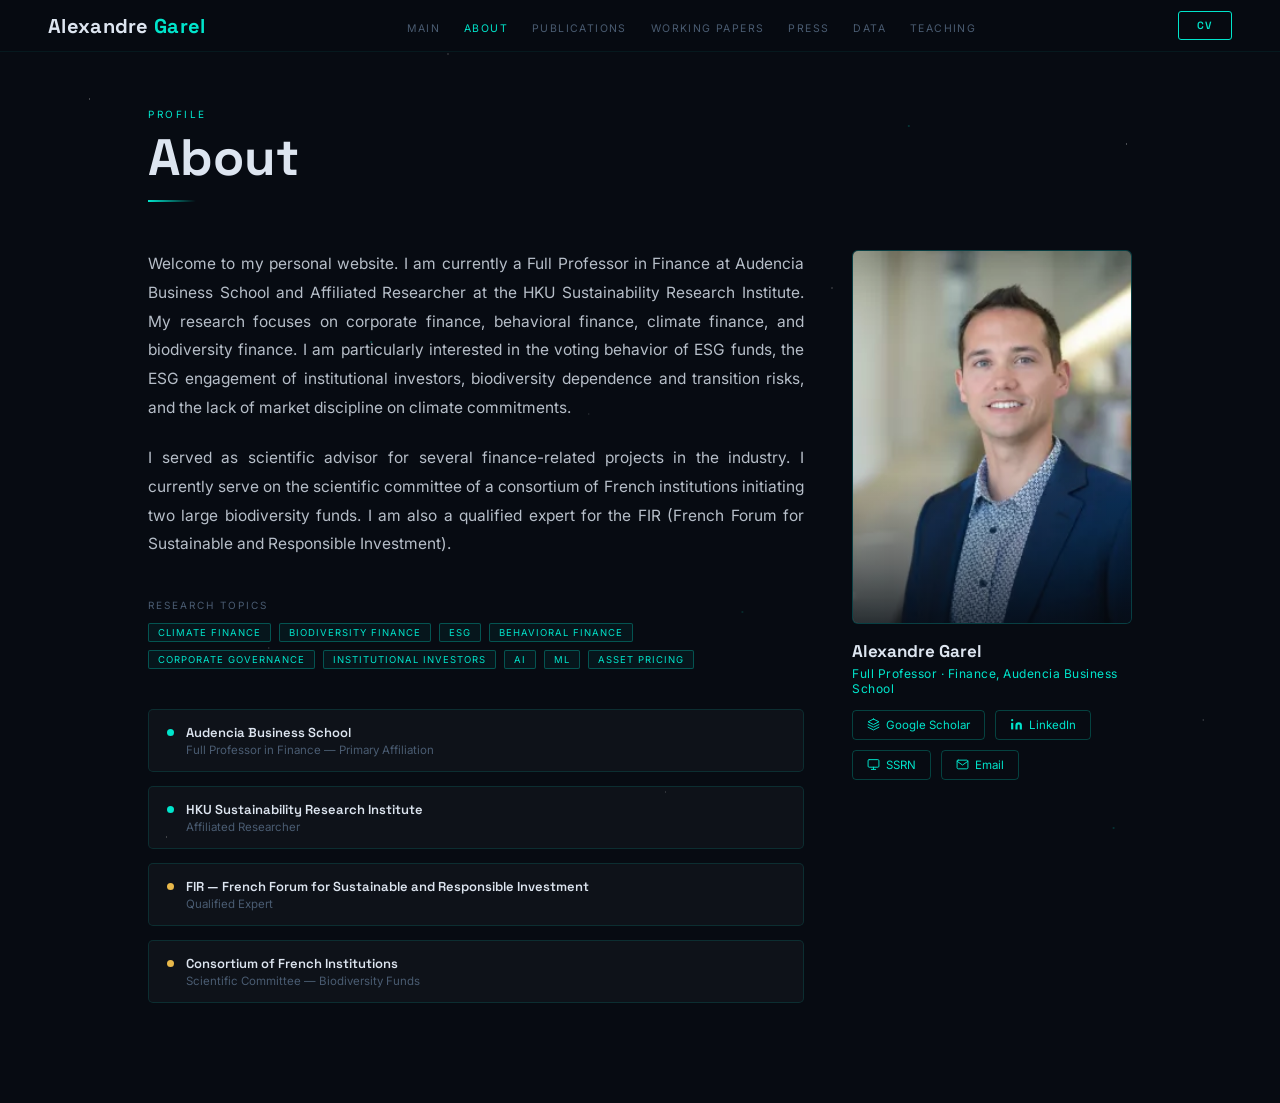
<file: about.html>
<!DOCTYPE html>
<html lang="en">
<head>
<meta charset="UTF-8">
<meta name="viewport" content="width=device-width, initial-scale=1.0">
<title>About — Alexandre Garel</title>
<link rel="stylesheet" href="style.css">
<style>
.about-grid {
  display: grid;
  grid-template-columns: 1fr 280px;
  gap: 48px;
  align-items: start;
}
.bio-text {
  font-size: 15.5px; line-height: 1.85;
  color: rgba(221,229,240,.82);
  text-align: justify;
}
.bio-text p + p { margin-top: 22px; }

.affil-list {
  display: flex; flex-direction: column; gap: 14px;
  margin-top: 36px;
}
.affil-item {
  display: flex; align-items: flex-start; gap: 12px;
  padding: 14px 18px;
  background: var(--card-bg);
  border: 1px solid var(--card-bdr);
  border-radius: 5px;
  text-decoration: none;
  transition: border-color .2s, background .2s;
}
.affil-item:hover { border-color: rgba(0,229,204,.3); background: rgba(0,229,204,.04); }
.affil-dot {
  width: 7px; height: 7px; border-radius: 50%;
  background: var(--teal); flex-shrink: 0; margin-top: 5px;
}
.affil-dot.gold { background: var(--gold); }
.affil-name {
  font-family: 'Space Grotesk', sans-serif;
  font-size: 13px; font-weight: 600; color: var(--white);
}
.affil-role {
  font-size: 11.5px; color: var(--muted); margin-top: 2px;
}

/* Photo sidebar */
.photo-sidebar { position: sticky; top: 80px; }
.photo-frame {
  position: relative;
  border: 1px solid rgba(0,229,204,.2);
  border-radius: 6px;
  overflow: hidden;
  aspect-ratio: 3/4;
  background: #0a1520;
}
.photo-frame img {
  width: 100%; height: 100%;
  object-fit: cover; object-position: center top;
  display: block;
}
.photo-frame::after {
  content: '';
  position: absolute; inset: 0;
  background: linear-gradient(to bottom, transparent 60%, rgba(7,11,18,.7) 100%);
  pointer-events: none;
}
.photo-caption {
  padding: 16px 0 0;
}
.photo-name {
  font-family: 'Space Grotesk', sans-serif;
  font-size: 17px; font-weight: 700; color: var(--white);
}
.photo-role { font-size: 12px; color: var(--teal); margin-top: 4px; letter-spacing: .5px; }

.social-row { display: flex; gap: 10px; margin-top: 14px; flex-wrap: wrap; }
.soc-btn {
  display: flex; align-items: center; gap: 6px;
  padding: 7px 14px; border-radius: 4px;
  border: 1px solid rgba(0,229,204,.25);
  color: var(--teal); font-size: 11.5px; text-decoration: none;
  transition: background .2s, border-color .2s;
}
.soc-btn:hover { background: rgba(0,229,204,.1); border-color: var(--teal); }

.topics-section { margin-top: 40px; }
.topics-title {
  font-size: 10px; letter-spacing: 2px; text-transform: uppercase;
  color: var(--muted); margin-bottom: 12px;
}
.topics-cloud { display: flex; flex-wrap: wrap; gap: 8px; }

@media (max-width: 900px) {
  .about-grid { grid-template-columns: 1fr; }
  .photo-sidebar { position: static; }
  .photo-frame { aspect-ratio: 4/3; max-height: 320px; }
}
</style>
</head>
<body>

<nav>
  <div class="nav-logo"><a href="index.html">Alexandre <span>Garel</span></a></div>
  <ul class="nav-links">
    <li><a href="index.html">Main</a></li>
    <li><a href="about.html" class="active">About</a></li>
    <li><a href="publications.html">Publications</a></li>
    <li><a href="working-papers.html">Working Papers</a></li>
    <li><a href="press-coverage.html">Press</a></li>
    <li><a href="data.html">Data</a></li>
    <li><a href="teaching.html">Teaching</a></li>
  </ul>
  <div class="nav-right">
    <a href="#" class="nav-btn">CV</a>
  </div>
</nav>

<div class="page-wrap">
  <div class="sec-header">
    <div class="sec-eyebrow">Profile</div>
    <h1 class="sec-title">About</h1>
    <div class="sec-rule"></div>
  </div>

  <div class="about-grid">
    <!-- Left: bio + affiliations -->
    <div>
      <div class="bio-text">
        <p>Welcome to my personal website. I am currently a Full Professor in Finance at Audencia Business School and Affiliated Researcher at the HKU Sustainability Research Institute. My research focuses on corporate finance, behavioral finance, climate finance, and biodiversity finance. I am particularly interested in the voting behavior of ESG funds, the ESG engagement of institutional investors, biodiversity dependence and transition risks, and the lack of market discipline on climate commitments.</p>
        <p>I served as scientific advisor for several finance-related projects in the industry. I currently serve on the scientific committee of a consortium of French institutions initiating two large biodiversity funds. I am also a qualified expert for the FIR (French Forum for Sustainable and Responsible Investment).</p>
      </div>

      <div class="topics-section">
        <div class="topics-title">Research Topics</div>
        <div class="topics-cloud">
          <span class="chip">Climate Finance</span>
          <span class="chip">Biodiversity Finance</span>
          <span class="chip">ESG</span>
          <span class="chip">Behavioral Finance</span>
          <span class="chip">Corporate Governance</span>
          <span class="chip">Institutional Investors</span>
          <span class="chip">AI</span>
          <span class="chip">ML</span>
          <span class="chip">Asset Pricing</span>
        </div>
      </div>

      <div class="affil-list" style="margin-top:40px;">
        <a href="https://www.audencia.com/faculte-recherche/corps-professoral/cv-garel" target="_blank" class="affil-item">
          <div class="affil-dot"></div>
          <div>
            <div class="affil-name">Audencia Business School</div>
            <div class="affil-role">Full Professor in Finance — Primary Affiliation</div>
          </div>
        </a>
        <a href="https://hkujcesgri.hku.hk/" target="_blank" class="affil-item">
          <div class="affil-dot"></div>
          <div>
            <div class="affil-name">HKU Sustainability Research Institute</div>
            <div class="affil-role">Affiliated Researcher</div>
          </div>
        </a>
        <a href="https://www.frenchsif.org/isr_esg/en/french-sif/" target="_blank" class="affil-item">
          <div class="affil-dot gold"></div>
          <div>
            <div class="affil-name">FIR — French Forum for Sustainable and Responsible Investment</div>
            <div class="affil-role">Qualified Expert</div>
          </div>
        </a>
        <a href="https://impact-investor.com/french-institutional-investors-pick-mirova-to-manage-e100m-biodiversity-fund/" target="_blank" class="affil-item">
          <div class="affil-dot gold"></div>
          <div>
            <div class="affil-name">Consortium of French Institutions</div>
            <div class="affil-role">Scientific Committee — Biodiversity Funds</div>
          </div>
        </a>
      </div>
    </div>

    <!-- Right: photo + links -->
    <div class="photo-sidebar">
      <div class="photo-frame">
        <img src="photo.png" alt="Alexandre Garel" onerror="this.style.display='none'">
      </div>
      <div class="photo-caption">
        <div class="photo-name">Alexandre Garel</div>
        <div class="photo-role">Full Professor · Finance, Audencia Business School</div>
      </div>
      <div class="social-row">
        <a href="https://scholar.google.com/citations?user=YdbSEhwAAAAJ&hl=en" target="_blank" class="soc-btn">
          <svg width="13" height="13" viewBox="0 0 24 24" fill="none" stroke="currentColor" stroke-width="1.8" stroke-linecap="round"><path d="M12 2L2 7l10 5 10-5-10-5z"/><path d="M2 17l10 5 10-5"/><path d="M2 12l10 5 10-5"/></svg>
          Google Scholar
        </a>
        <a href="https://linkedin.com" target="_blank" class="soc-btn">
          <svg width="13" height="13" viewBox="0 0 24 24" fill="currentColor"><path d="M16 8a6 6 0 0 1 6 6v7h-4v-7a2 2 0 0 0-2-2 2 2 0 0 0-2 2v7h-4v-7a6 6 0 0 1 6-6z"/><rect x="2" y="9" width="4" height="12"/><circle cx="4" cy="4" r="2"/></svg>
          LinkedIn
        </a>
        <a href="https://papers.ssrn.com/sol3/cf_dev/AbsByAuth.cfm?per_id=2396853" target="_blank" class="soc-btn">
          <svg width="13" height="13" viewBox="0 0 24 24" fill="none" stroke="currentColor" stroke-width="1.8" stroke-linecap="round" stroke-linejoin="round">
            <rect x="2" y="3" width="20" height="14" rx="2"/>
            <path d="M8 21h8M12 17v4"/>
          </svg>
          SSRN
        </a>
        <a href="mailto:agarel@audencia.com" class="soc-btn">
          <svg width="13" height="13" viewBox="0 0 24 24" fill="none" stroke="currentColor" stroke-width="1.8" stroke-linecap="round" stroke-linejoin="round">
            <path d="M4 4h16c1.1 0 2 .9 2 2v12c0 1.1-.9 2-2 2H4c-1.1 0-2-.9-2-2V6c0-1.1.9-2 2-2z"/>
            <polyline points="22,6 12,13 2,6"/>
          </svg>
          Email
        </a>
      </div>
    </div>
  </div>
</div>

</body>
</html>
</file>
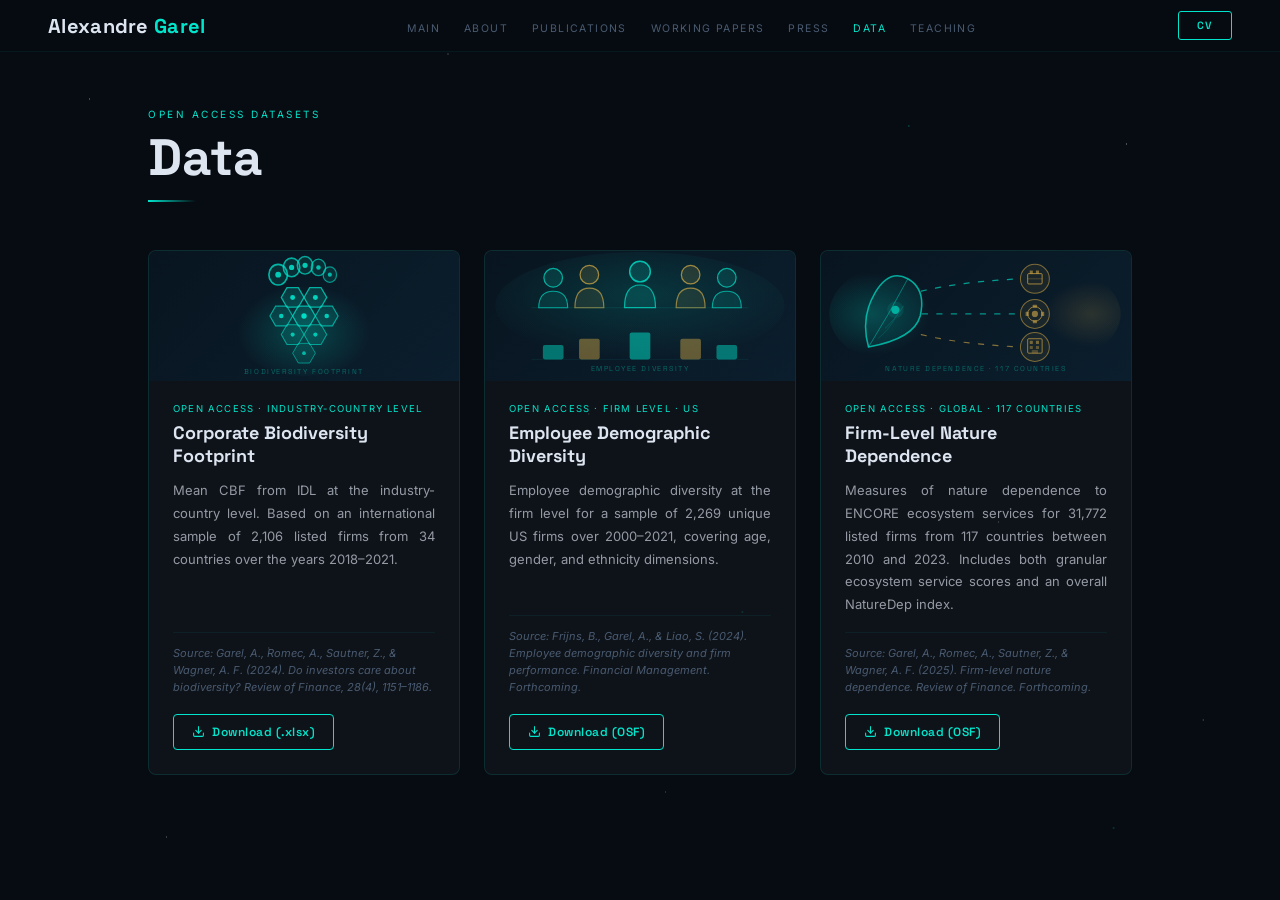
<file: data.html>
<!DOCTYPE html>
<html lang="en">
<head>
<meta charset="UTF-8">
<meta name="viewport" content="width=device-width, initial-scale=1.0">
<title>Data — Alexandre Garel</title>
<link rel="stylesheet" href="style.css">
<style>
.data-grid {
  display: grid;
  grid-template-columns: repeat(auto-fill, minmax(300px, 1fr));
  grid-auto-rows: 1fr;
  gap: 24px;
  align-items: stretch;
}

.data-card {
  background: var(--card-bg);
  border: 1px solid var(--card-bdr);
  border-radius: 8px;
  overflow: hidden;
  display: flex; flex-direction: column;
  height: 100%;
  transition: border-color .22s, transform .22s;
}
.data-card:hover {
  border-color: rgba(0,229,204,.3);
  transform: translateY(-3px);
}

.data-card-vis {
  height: 130px; flex-shrink: 0; position: relative; overflow: hidden;
  background: linear-gradient(135deg, #081520 0%, #0b1e2d 100%);
  display: flex; align-items: center; justify-content: center;
}
.data-card-vis svg { width: 100%; height: 100%; }

.data-card-body {
  padding: 22px 24px 24px;
  flex: 1; display: flex; flex-direction: column;
}

.data-badge {
  font-size: 9.5px; letter-spacing: 1.2px; text-transform: uppercase;
  color: var(--teal); margin-bottom: 8px; flex-shrink: 0;
}
.data-name {
  font-family: 'Space Grotesk', sans-serif;
  font-size: 18px; font-weight: 700; color: var(--white);
  line-height: 1.25; margin-bottom: 12px; flex-shrink: 0;
}
.data-desc {
  font-size: 13px; line-height: 1.75;
  color: rgba(221,229,240,.65);
  flex: 1;
  text-align: justify;
  margin-bottom: 0;
}
.data-source {
  font-size: 11px; line-height: 1.55;
  color: var(--muted);
  margin-top: 16px; margin-bottom: 18px;
  padding-top: 12px;
  border-top: 1px solid rgba(0,229,204,.07);
  font-style: italic;
  flex-shrink: 0;
}
.data-download {
  display: inline-flex; align-items: center; gap: 7px;
  padding: 9px 18px; border-radius: 4px;
  font-size: 12px; font-weight: 600; letter-spacing: .5px;
  font-family: 'Space Grotesk', sans-serif;
  border: 1px solid var(--teal); color: var(--teal); background: transparent;
  text-decoration: none;
  transition: background .2s;
  align-self: flex-start;
  flex-shrink: 0;
  margin-top: auto;
}
.data-download:hover { background: rgba(0,229,204,.1); }

.intro-note {
  font-size: 14px; line-height: 1.75;
  color: rgba(221,229,240,.7);
  margin-bottom: 40px; max-width: 720px;
}
</style>
</head>
<body>

<nav>
  <div class="nav-logo"><a href="index.html">Alexandre <span>Garel</span></a></div>
  <ul class="nav-links">
    <li><a href="index.html">Main</a></li>
    <li><a href="about.html">About</a></li>
    <li><a href="publications.html">Publications</a></li>
    <li><a href="working-papers.html">Working Papers</a></li>
    <li><a href="press-coverage.html">Press</a></li>
    <li><a href="data.html" class="active">Data</a></li>
    <li><a href="teaching.html">Teaching</a></li>
  </ul>
  <div class="nav-right">
    <a href="#" class="nav-btn">CV</a>
  </div>
</nav>

<div class="page-wrap">
  <div class="sec-header">
    <div class="sec-eyebrow">Open Access Datasets</div>
    <h1 class="sec-title">Data</h1>
    <div class="sec-rule"></div>
  </div>


  <div class="data-grid">

    <!-- Dataset 1: Corporate Biodiversity Footprint -->
    <div class="data-card">
      <div class="data-card-vis">
        <svg viewBox="0 0 300 120" xmlns="http://www.w3.org/2000/svg" preserveAspectRatio="xMidYMid meet">
          <defs>
            <radialGradient id="dv1" cx="50%" cy="60%" r="45%">
              <stop offset="0%" stop-color="#00e5cc" stop-opacity=".22"/>
              <stop offset="100%" stop-color="#00e5cc" stop-opacity="0"/>
            </radialGradient>
            <style>
              @keyframes fp-p{0%,100%{opacity:.4}50%{opacity:1}}
              .fha{animation:fp-p 3.4s ease-in-out infinite 0s}
              .fhb{animation:fp-p 3.4s ease-in-out infinite .38s}
              .fhc{animation:fp-p 3.4s ease-in-out infinite .76s}
              .fhd{animation:fp-p 3.4s ease-in-out infinite 1.14s}
              .fhe{animation:fp-p 3.4s ease-in-out infinite 1.52s}
              .fhf{animation:fp-p 3.4s ease-in-out infinite 1.9s}
              .fhg{animation:fp-p 3.4s ease-in-out infinite 2.28s}
              .fhh{animation:fp-p 3.4s ease-in-out infinite 2.66s}
            </style>
          </defs>

          <!-- ambient glow behind cluster -->
          <ellipse cx="150" cy="66" rx="72" ry="52" fill="url(#dv1)"/>

          <!-- ── 5 TOES ── -->
          <ellipse cx="125" cy="20" rx="9"   ry="10"  fill="#00e5cc" fill-opacity=".1" stroke="#00e5cc" stroke-width="1.6" stroke-opacity=".75"/>
          <ellipse cx="138" cy="13" rx="8"   ry="9"   fill="#00e5cc" fill-opacity=".1" stroke="#00e5cc" stroke-width="1.5" stroke-opacity=".72"/>
          <ellipse cx="151" cy="11" rx="7.5" ry="8.5" fill="#00e5cc" fill-opacity=".1" stroke="#00e5cc" stroke-width="1.4" stroke-opacity=".7"/>
          <ellipse cx="164" cy="13" rx="7"   ry="8"   fill="#00e5cc" fill-opacity=".1" stroke="#00e5cc" stroke-width="1.3" stroke-opacity=".65"/>
          <ellipse cx="175" cy="20" rx="6.5" ry="7.5" fill="#00e5cc" fill-opacity=".1" stroke="#00e5cc" stroke-width="1.2" stroke-opacity=".6"/>
          <!-- toe core dots -->
          <circle cx="125" cy="20" r="2.8" fill="#00e5cc" fill-opacity=".85"/>
          <circle cx="138" cy="13" r="2.5" fill="#00e5cc" fill-opacity=".85"/>
          <circle cx="151" cy="11" r="2.5" fill="#00e5cc" fill-opacity=".85"/>
          <circle cx="164" cy="13" r="2.2" fill="#00e5cc" fill-opacity=".8"/>
          <circle cx="175" cy="20" r="2"   fill="#00e5cc" fill-opacity=".75"/>

          <!-- ── HEX CLUSTER — flat-top, r=11, footprint shape ──
               Points for each hex at (cx,cy):
               (cx+11,cy) (cx+5.5,cy-9.5) (cx-5.5,cy-9.5) (cx-11,cy) (cx-5.5,cy+9.5) (cx+5.5,cy+9.5) -->

          <!-- Row 1 — ball of foot, y=42, 2 hexes -->
          <polygon class="fha" points="150,42 144.5,32.5 133.5,32.5 128,42 133.5,51.5 144.5,51.5"
                   fill="#00e5cc" fill-opacity=".14" stroke="#00e5cc" stroke-width="1.2" stroke-opacity=".72"/>
          <circle cx="139" cy="42" r="2.4" fill="#00e5cc" fill-opacity=".9"/>

          <polygon class="fhb" points="172,42 166.5,32.5 155.5,32.5 150,42 155.5,51.5 166.5,51.5"
                   fill="#00e5cc" fill-opacity=".14" stroke="#00e5cc" stroke-width="1.2" stroke-opacity=".72"/>
          <circle cx="161" cy="42" r="2.4" fill="#00e5cc" fill-opacity=".9"/>

          <!-- Row 2 — widest, y=60, 3 hexes -->
          <polygon class="fhc" points="139,60 133.5,50.5 122.5,50.5 117,60 122.5,69.5 133.5,69.5"
                   fill="#00e5cc" fill-opacity=".12" stroke="#00e5cc" stroke-width="1.1" stroke-opacity=".65"/>
          <circle cx="128" cy="60" r="2.2" fill="#00e5cc" fill-opacity=".85"/>

          <polygon class="fhd" points="161,60 155.5,50.5 144.5,50.5 139,60 144.5,69.5 155.5,69.5"
                   fill="#00e5cc" fill-opacity=".16" stroke="#00e5cc" stroke-width="1.2" stroke-opacity=".75"/>
          <circle cx="150" cy="60" r="2.6" fill="#00e5cc" fill-opacity=".95"/>

          <polygon class="fhe" points="183,60 177.5,50.5 166.5,50.5 161,60 166.5,69.5 177.5,69.5"
                   fill="#00e5cc" fill-opacity=".12" stroke="#00e5cc" stroke-width="1.1" stroke-opacity=".65"/>
          <circle cx="172" cy="60" r="2.2" fill="#00e5cc" fill-opacity=".85"/>

          <!-- Row 3 — arch, y=78, 2 hexes -->
          <polygon class="fhf" points="150,78 144.5,68.5 133.5,68.5 128,78 133.5,87.5 144.5,87.5"
                   fill="#00e5cc" fill-opacity=".11" stroke="#00e5cc" stroke-width="1" stroke-opacity=".6"/>
          <circle cx="139" cy="78" r="2" fill="#00e5cc" fill-opacity=".8"/>

          <polygon class="fhg" points="172,78 166.5,68.5 155.5,68.5 150,78 155.5,87.5 166.5,87.5"
                   fill="#00e5cc" fill-opacity=".11" stroke="#00e5cc" stroke-width="1" stroke-opacity=".6"/>
          <circle cx="161" cy="78" r="2" fill="#00e5cc" fill-opacity=".8"/>

          <!-- Row 4 — heel, y=96, 1 hex centered -->
          <polygon class="fhh" points="161,96 155.5,86.5 144.5,86.5 139,96 144.5,105.5 155.5,105.5"
                   fill="#00e5cc" fill-opacity=".09" stroke="#00e5cc" stroke-width=".9" stroke-opacity=".55"/>
          <circle cx="150" cy="96" r="1.8" fill="#00e5cc" fill-opacity=".72"/>

          <text x="150" y="116" fill="#00e5cc" font-size="7" font-family="Space Grotesk" text-anchor="middle" fill-opacity=".38" letter-spacing="1.5">BIODIVERSITY FOOTPRINT</text>
        </svg>
      </div>
      <div class="data-card-body">
        <div class="data-badge">Open Access · Industry-Country Level</div>
        <div class="data-name">Corporate Biodiversity Footprint</div>
        <div class="data-desc">Mean CBF from IDL at the industry-country level. Based on an international sample of 2,106 listed firms from 34 countries over the years 2018–2021.</div>
        <div class="data-source">Source: Garel, A., Romec, A., Sautner, Z., &amp; Wagner, A. F. (2024). Do investors care about biodiversity? <em>Review of Finance</em>, 28(4), 1151–1186.</div>
        <a href="https://www.dropbox.com/scl/fi/mz6zz944jlba6tw0gedg7/Country-Industry-Average-CBF-values.xlsx?rlkey=hlokv6zffwnpjshs3bx30uhtp&dl=0" target="_blank" class="data-download">
          <svg width="13" height="13" viewBox="0 0 24 24" fill="none" stroke="currentColor" stroke-width="2" stroke-linecap="round" stroke-linejoin="round"><path d="M21 15v4a2 2 0 0 1-2 2H5a2 2 0 0 1-2-2v-4"/><polyline points="7 10 12 15 17 10"/><line x1="12" y1="15" x2="12" y2="3"/></svg>
          Download (.xlsx)
        </a>
      </div>
    </div>

    <!-- Dataset 2: Employee Demographic Diversity -->
    <div class="data-card">
      <div class="data-card-vis">
        <svg viewBox="0 0 300 120" xmlns="http://www.w3.org/2000/svg" preserveAspectRatio="xMidYMid meet">
          <defs>
            <radialGradient id="dv2" cx="50%" cy="40%" r="60%">
              <stop offset="0%" stop-color="#00e5cc" stop-opacity=".14"/>
              <stop offset="100%" stop-color="#00e5cc" stop-opacity="0"/>
            </radialGradient>
            <style>
              @keyframes db-p{0%,100%{opacity:.5}50%{opacity:.9}}
              .db1{animation:db-p 2.6s ease-in-out infinite 0s}
              .db2{animation:db-p 2.6s ease-in-out infinite .4s}
              .db3{animation:db-p 2.6s ease-in-out infinite .8s}
              .db4{animation:db-p 2.6s ease-in-out infinite 1.2s}
              .db5{animation:db-p 2.6s ease-in-out infinite 1.6s}
            </style>
          </defs>
          <ellipse cx="150" cy="50" rx="140" ry="52" fill="url(#dv2)"/>

          <!-- 5 clean person icons: head circle + body trapezoid -->
          <!-- person 1 — teal -->
          <circle cx="66"  cy="23" r="9"  fill="#00e5cc" fill-opacity=".12" stroke="#00e5cc" stroke-width="1.2" stroke-opacity=".7"/>
          <path d="M52 52 Q52 36 66 36 Q80 36 80 52 Z" fill="#00e5cc" fill-opacity=".1" stroke="#00e5cc" stroke-width="1.1" stroke-opacity=".65"/>
          <!-- person 2 — gold -->
          <circle cx="101" cy="20" r="9"  fill="#e8b84b" fill-opacity=".12" stroke="#e8b84b" stroke-width="1.2" stroke-opacity=".65"/>
          <path d="M87 52 Q87 33 101 33 Q115 33 115 52 Z" fill="#e8b84b" fill-opacity=".09" stroke="#e8b84b" stroke-width="1.1" stroke-opacity=".6"/>
          <!-- person 3 — teal, center/tallest -->
          <circle cx="150" cy="17" r="10" fill="#00e5cc" fill-opacity=".15" stroke="#00e5cc" stroke-width="1.4" stroke-opacity=".8"/>
          <path d="M135 52 Q135 30 150 30 Q165 30 165 52 Z" fill="#00e5cc" fill-opacity=".12" stroke="#00e5cc" stroke-width="1.2" stroke-opacity=".7"/>
          <!-- person 4 — gold -->
          <circle cx="199" cy="20" r="9"  fill="#e8b84b" fill-opacity=".12" stroke="#e8b84b" stroke-width="1.2" stroke-opacity=".65"/>
          <path d="M185 52 Q185 33 199 33 Q213 33 213 52 Z" fill="#e8b84b" fill-opacity=".09" stroke="#e8b84b" stroke-width="1.1" stroke-opacity=".6"/>
          <!-- person 5 — teal -->
          <circle cx="234" cy="23" r="9"  fill="#00e5cc" fill-opacity=".12" stroke="#00e5cc" stroke-width="1.2" stroke-opacity=".7"/>
          <path d="M220 52 Q220 36 234 36 Q248 36 248 52 Z" fill="#00e5cc" fill-opacity=".1" stroke="#00e5cc" stroke-width="1.1" stroke-opacity=".65"/>

          <!-- ground line -->
          <line x1="45" y1="52" x2="255" y2="52" stroke="#00e5cc" stroke-width=".5" stroke-opacity=".2"/>

          <!-- bars: age / gender / ethnicity per person -->
          <rect class="db1" x="56"  y="88" width="20" height="14" rx="2" fill="#00e5cc" fill-opacity=".45"/>
          <rect class="db2" x="91"  y="82" width="20" height="20" rx="2" fill="#e8b84b" fill-opacity=".4"/>
          <rect class="db3" x="140" y="76" width="20" height="26" rx="2" fill="#00e5cc" fill-opacity=".5"/>
          <rect class="db4" x="189" y="82" width="20" height="20" rx="2" fill="#e8b84b" fill-opacity=".4"/>
          <rect class="db5" x="224" y="88" width="20" height="14" rx="2" fill="#00e5cc" fill-opacity=".45"/>
          <line x1="45" y1="102" x2="255" y2="102" stroke="#00e5cc" stroke-width=".4" stroke-opacity=".18"/>
          <text x="150" y="113" fill="#00e5cc" font-size="7" font-family="Space Grotesk" text-anchor="middle" fill-opacity=".38" letter-spacing="1.5">EMPLOYEE DIVERSITY</text>
        </svg>
      </div>
      <div class="data-card-body">
        <div class="data-badge">Open Access · Firm Level · US</div>
        <div class="data-name">Employee Demographic Diversity</div>
        <div class="data-desc">Employee demographic diversity at the firm level for a sample of 2,269 unique US firms over 2000–2021, covering age, gender, and ethnicity dimensions.</div>
        <div class="data-source">Source: Frijns, B., Garel, A., &amp; Liao, S. (2024). Employee demographic diversity and firm performance. <em>Financial Management</em>. Forthcoming.</div>
        <a href="https://osf.io/6j7nc/?view_only=c38d2ba35ee845138619bcec6ad1d898" target="_blank" class="data-download">
          <svg width="13" height="13" viewBox="0 0 24 24" fill="none" stroke="currentColor" stroke-width="2" stroke-linecap="round" stroke-linejoin="round"><path d="M21 15v4a2 2 0 0 1-2 2H5a2 2 0 0 1-2-2v-4"/><polyline points="7 10 12 15 17 10"/><line x1="12" y1="15" x2="12" y2="3"/></svg>
          Download (OSF)
        </a>
      </div>
    </div>

    <!-- Dataset 3: Firm-Level Nature Dependence -->
    <div class="data-card">
      <div class="data-card-vis">
        <svg viewBox="0 0 300 120" xmlns="http://www.w3.org/2000/svg" preserveAspectRatio="xMidYMid meet">
          <defs>
            <radialGradient id="dv3a" cx="28%" cy="50%" r="40%">
              <stop offset="0%" stop-color="#00e5cc" stop-opacity=".2"/>
              <stop offset="100%" stop-color="#00e5cc" stop-opacity="0"/>
            </radialGradient>
            <radialGradient id="dv3b" cx="78%" cy="50%" r="35%">
              <stop offset="0%" stop-color="#e8b84b" stop-opacity=".15"/>
              <stop offset="100%" stop-color="#e8b84b" stop-opacity="0"/>
            </radialGradient>
            <style>
              @keyframes nd-f{to{stroke-dashoffset:-28}}
              .nd1{stroke-dasharray:5 9;animation:nd-f 2.2s linear infinite 0s}
              .nd2{stroke-dasharray:5 9;animation:nd-f 2.2s linear infinite .55s}
              .nd3{stroke-dasharray:5 9;animation:nd-f 2.2s linear infinite 1.1s}
            </style>
          </defs>
          <ellipse cx="80"  cy="58" rx="72" ry="50" fill="url(#dv3a)"/>
          <ellipse cx="225" cy="58" rx="65" ry="45" fill="url(#dv3b)"/>

          <!-- LEAF — simple, clean, large -->
          <path d="M46 90 Q38 62 52 38 Q66 14 84 24 Q102 34 96 60 Q90 82 46 90 Z"
                fill="#00e5cc" fill-opacity=".07" stroke="#00e5cc" stroke-width="1.5" stroke-opacity=".7"/>
          <!-- central vein -->
          <path d="M46 90 Q66 58 84 24" fill="none" stroke="#00e5cc" stroke-width=".9" stroke-opacity=".45"/>
          <!-- side veins -->
          <path d="M62 72 Q72 63 80 50" fill="none" stroke="#00e5cc" stroke-width=".6" stroke-opacity=".3"/>
          <path d="M55 82 Q65 74 72 62" fill="none" stroke="#00e5cc" stroke-width=".5" stroke-opacity=".25"/>
          <!-- leaf glow -->
          <circle cx="72" cy="54" r="4" fill="#00e5cc" fill-opacity=".65"/>
          <circle cx="72" cy="54" r="8" fill="#00e5cc" fill-opacity=".1"/>

          <!-- 3 animated flow lines -->
          <path class="nd1" d="M97 36 C130 28 162 26 190 24" fill="none" stroke="#00e5cc" stroke-width="1.2" stroke-opacity=".65" stroke-linecap="round"/>
          <path class="nd2" d="M98 58 C132 58 164 58 190 58" fill="none" stroke="#00e5cc" stroke-width="1.2" stroke-opacity=".6"  stroke-linecap="round"/>
          <path class="nd3" d="M97 78 C130 86 162 88 190 90" fill="none" stroke="#e8b84b" stroke-width="1.1" stroke-opacity=".55" stroke-linecap="round"/>

          <!-- 3 industry nodes — simple circles with icons -->
          <!-- top: factory -->
          <circle cx="207" cy="24" r="14" fill="#e8b84b" fill-opacity=".07" stroke="#e8b84b" stroke-width="1" stroke-opacity=".5"/>
          <rect x="200" y="19" width="14" height="10" rx="1" fill="none" stroke="#e8b84b" stroke-width=".9" stroke-opacity=".7"/>
          <rect x="202" y="16" width="3"  height="3"  fill="#e8b84b" fill-opacity=".5"/>
          <rect x="208" y="16" width="3"  height="3"  fill="#e8b84b" fill-opacity=".5"/>
          <line x1="200" y1="24" x2="214" y2="24" stroke="#e8b84b" stroke-width=".6" stroke-opacity=".4"/>

          <!-- middle: gear -->
          <circle cx="207" cy="58" r="14" fill="#e8b84b" fill-opacity=".07" stroke="#e8b84b" stroke-width="1" stroke-opacity=".5"/>
          <circle cx="207" cy="58" r="7"  fill="none" stroke="#e8b84b" stroke-width=".9" stroke-opacity=".65"/>
          <circle cx="207" cy="58" r="3"  fill="#e8b84b" fill-opacity=".55"/>
          <rect x="205" y="49" width="4" height="3" rx=".5" fill="#e8b84b" fill-opacity=".5"/>
          <rect x="205" y="64" width="4" height="3" rx=".5" fill="#e8b84b" fill-opacity=".5"/>
          <rect x="198" y="56" width="3" height="4" rx=".5" fill="#e8b84b" fill-opacity=".5"/>
          <rect x="213" y="56" width="3" height="4" rx=".5" fill="#e8b84b" fill-opacity=".5"/>

          <!-- bottom: building -->
          <circle cx="207" cy="90" r="14" fill="#e8b84b" fill-opacity=".07" stroke="#e8b84b" stroke-width="1" stroke-opacity=".5"/>
          <rect x="200" y="82" width="14" height="14" rx="1" fill="none" stroke="#e8b84b" stroke-width=".9" stroke-opacity=".65"/>
          <rect x="202" y="84" width="3" height="3" rx=".3" fill="#e8b84b" fill-opacity=".45"/>
          <rect x="208" y="84" width="3" height="3" rx=".3" fill="#e8b84b" fill-opacity=".45"/>
          <rect x="202" y="89" width="3" height="3" rx=".3" fill="#e8b84b" fill-opacity=".35"/>
          <rect x="208" y="89" width="3" height="3" rx=".3" fill="#e8b84b" fill-opacity=".35"/>
          <rect x="204" y="93" width="6" height="3" rx=".3" fill="#e8b84b" fill-opacity=".25"/>

          <text x="150" y="113" fill="#00e5cc" font-size="7" font-family="Space Grotesk" text-anchor="middle" fill-opacity=".38" letter-spacing="1.5">NATURE DEPENDENCE · 117 COUNTRIES</text>
        </svg>
      </div>
      <div class="data-card-body">
        <div class="data-badge">Open Access · Global · 117 Countries</div>
        <div class="data-name">Firm-Level Nature Dependence</div>
        <div class="data-desc">Measures of nature dependence to ENCORE ecosystem services for 31,772 listed firms from 117 countries between 2010 and 2023. Includes both granular ecosystem service scores and an overall NatureDep index.</div>
        <div class="data-source">Source: Garel, A., Romec, A., Sautner, Z., &amp; Wagner, A. F. (2025). Firm-level nature dependence. <em>Review of Finance</em>. Forthcoming.</div>
        <a href="https://osf.io/d85e7/" target="_blank" class="data-download">
          <svg width="13" height="13" viewBox="0 0 24 24" fill="none" stroke="currentColor" stroke-width="2" stroke-linecap="round" stroke-linejoin="round"><path d="M21 15v4a2 2 0 0 1-2 2H5a2 2 0 0 1-2-2v-4"/><polyline points="7 10 12 15 17 10"/><line x1="12" y1="15" x2="12" y2="3"/></svg>
          Download (OSF)
        </a>
      </div>
    </div>

  </div><!-- /data-grid -->
</div><!-- /page-wrap -->

</body>
</html>
</file>
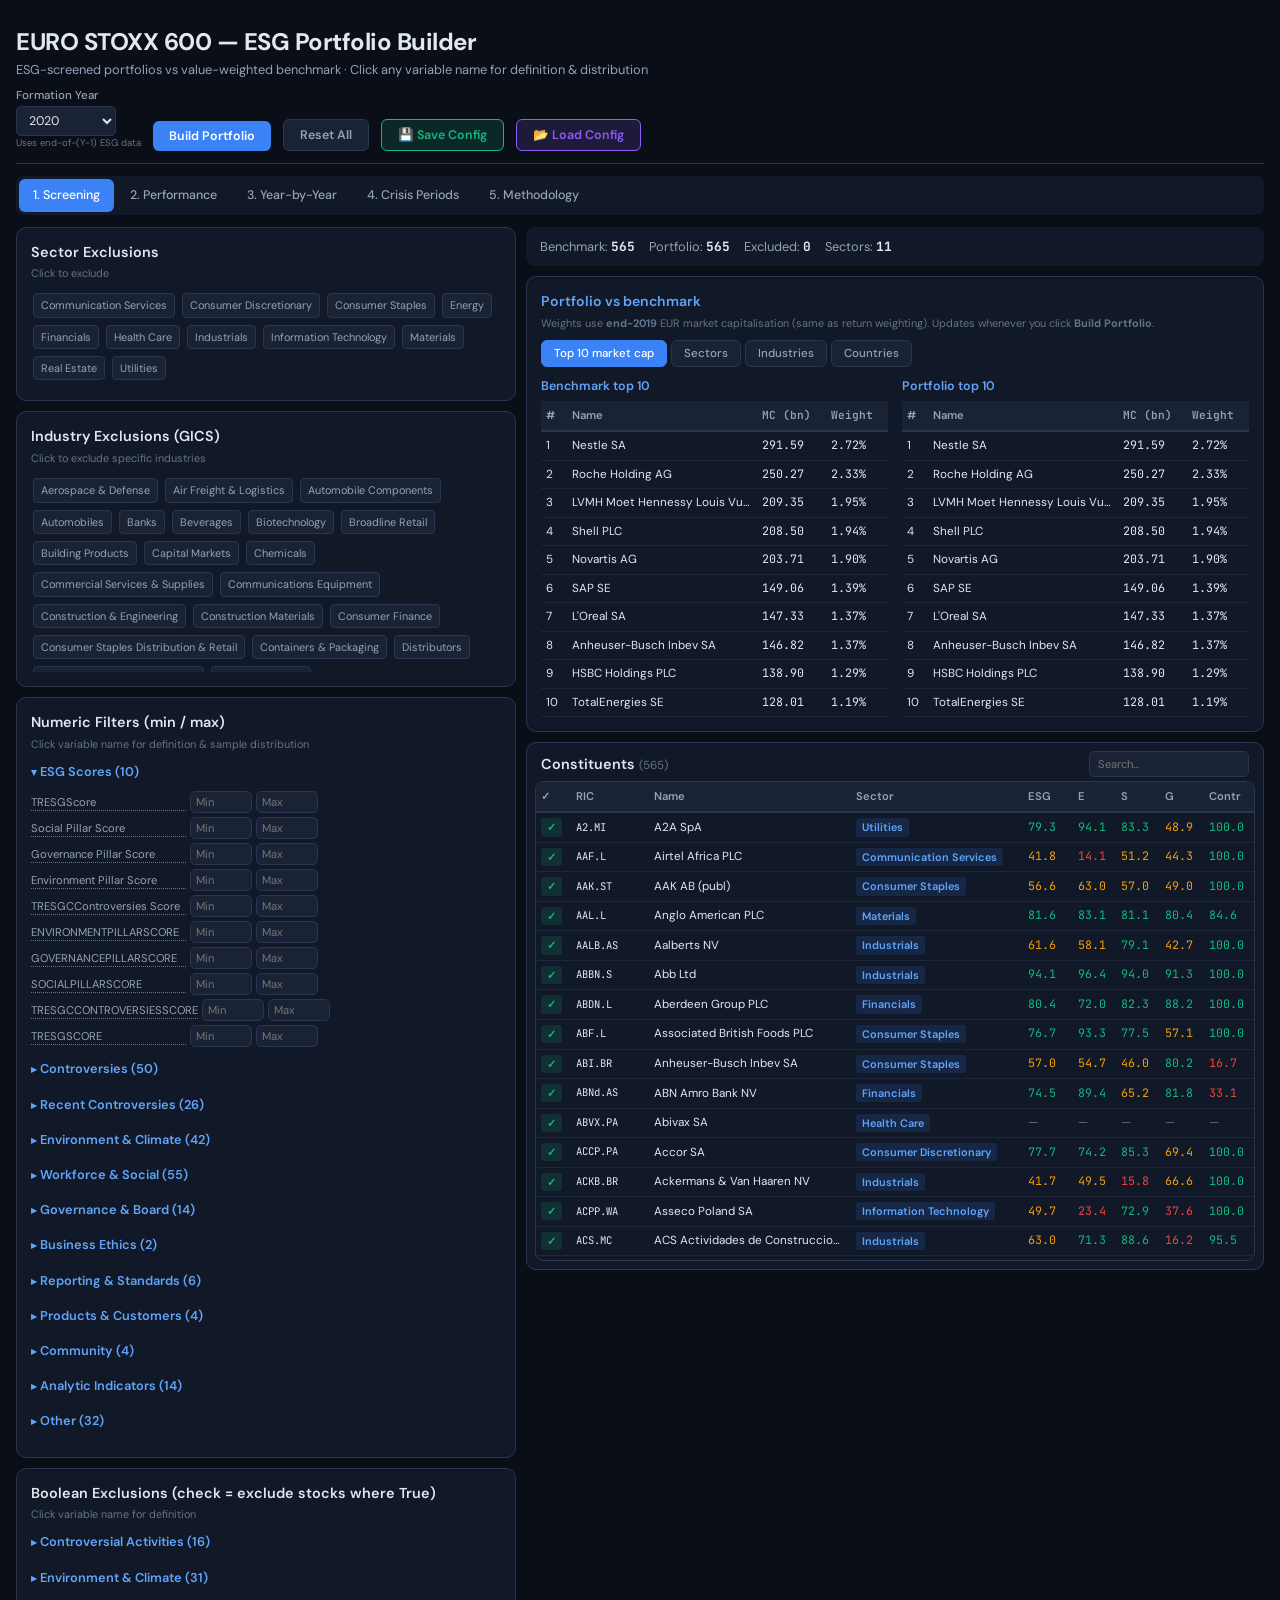
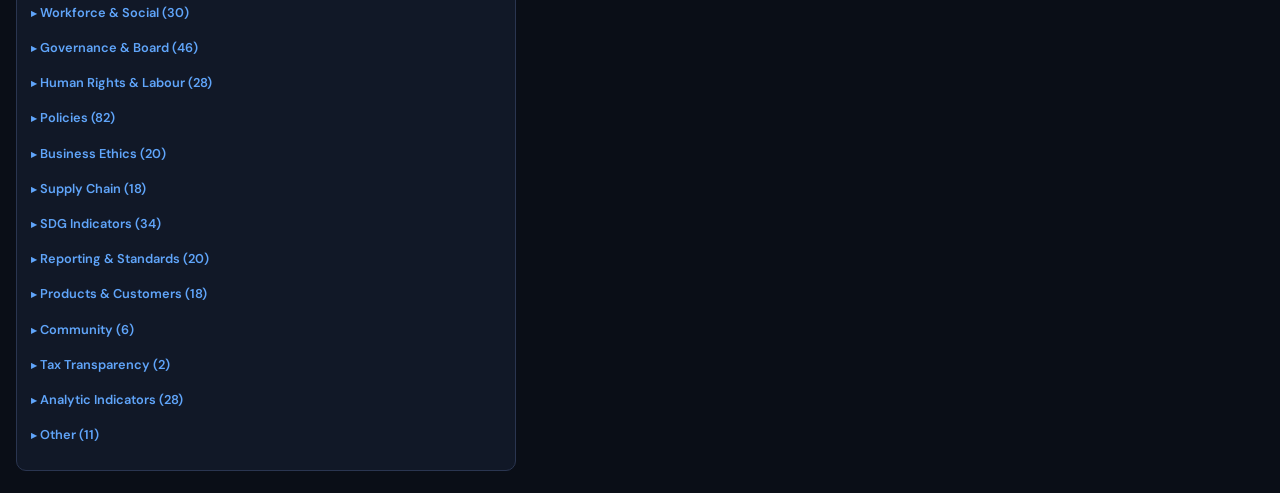
<file: ESG_Portfolio_Perf.html>
<!DOCTYPE html>
<html lang="en">
<head>
<meta charset="UTF-8">
<meta name="viewport" content="width=device-width,initial-scale=1">
<meta http-equiv="Cache-Control" content="no-cache, no-store, must-revalidate" />
<meta http-equiv="Pragma" content="no-cache" />
<title>EURO STOXX 600 — ESG Portfolio Builder</title>
<style>
@import url('https://fonts.googleapis.com/css2?family=DM+Sans:wght@400;500;600;700&family=JetBrains+Mono:wght@400;500&display=swap');
*{margin:0;padding:0;box-sizing:border-box}
:root{--bg:#0a0e17;--s1:#111827;--s2:#1a2235;--s3:#232d42;--bd:#2a3550;
--tx:#e2e8f0;--t2:#94a3b8;--t3:#64748b;--ac:#3b82f6;--a2:#60a5fa;
--gn:#10b981;--rd:#ef4444;--yl:#f59e0b;--pp:#8b5cf6;
--f:'DM Sans',sans-serif;--m:'JetBrains Mono',monospace}
body{background:var(--bg);color:var(--tx);font-family:var(--f);font-size:13px;line-height:1.5}
.ctn{max-width:1700px;margin:0 auto;padding:12px 16px}
h1{font-size:1.5rem;font-weight:700;letter-spacing:-.5px}
h2{font-size:1.05rem;font-weight:600;color:var(--a2);margin-bottom:8px}
h3{font-size:.9rem;font-weight:600}
.hdr{display:flex;align-items:center;justify-content:space-between;padding:12px 0;border-bottom:1px solid var(--bd);margin-bottom:12px;flex-wrap:wrap;gap:8px}
.tabs{display:flex;gap:2px;background:var(--s1);border-radius:8px;padding:3px;margin-bottom:12px;flex-wrap:wrap}
.tab{padding:7px 14px;border-radius:6px;cursor:pointer;font-weight:500;color:var(--t2);transition:all .2s;font-size:.78rem}
.tab:hover{color:var(--tx);background:var(--s2)}.tab.act{background:var(--ac);color:#fff}
.pnl{display:none}.pnl.act{display:block}
.cd{background:var(--s1);border:1px solid var(--bd);border-radius:10px;padding:14px;margin-bottom:10px}
.rw{display:flex;gap:10px;flex-wrap:wrap}.cl{flex:1;min-width:240px}
select,input[type=number],input[type=text]{background:var(--s2);border:1px solid var(--bd);color:var(--tx);
padding:5px 8px;border-radius:5px;font-family:var(--f);font-size:.78rem;width:100%}
select:focus,input:focus{outline:none;border-color:var(--ac)}
label{display:block;font-size:.72rem;color:var(--t2);margin-bottom:2px;font-weight:500}
button{background:var(--ac);color:#fff;border:none;padding:7px 16px;border-radius:6px;cursor:pointer;
font-family:var(--f);font-weight:600;font-size:.78rem;transition:all .2s}
button:hover{opacity:.9}
.btn2{background:var(--s2);color:var(--t2);border:1px solid var(--bd)}
.bg{display:inline-block;padding:1px 6px;border-radius:3px;font-size:.68rem;font-weight:600}
.bg-g{background:rgba(16,185,129,.15);color:var(--gn)}
.bg-r{background:rgba(239,68,68,.15);color:var(--rd)}
.bg-b{background:rgba(59,130,246,.15);color:var(--a2)}
table{width:100%;border-collapse:collapse;font-size:.73rem}
th{background:var(--s2);color:var(--t2);padding:6px 5px;text-align:left;font-weight:600;
position:sticky;top:0;z-index:2;border-bottom:2px solid var(--bd);white-space:nowrap;cursor:pointer;font-size:.7rem}
th:hover{color:var(--a2)}
td{padding:5px;border-bottom:1px solid rgba(42,53,80,.5);white-space:nowrap}
tr:hover td{background:var(--s2)}
.tw{max-height:480px;overflow:auto;border:1px solid var(--bd);border-radius:8px}
.pos{color:var(--gn)}.neg{color:var(--rd)}.mn{font-family:var(--m)}
.chip{padding:3px 7px;border-radius:4px;font-size:.68rem;cursor:pointer;border:1px solid var(--bd);
background:var(--s2);color:var(--t2);transition:all .12s;user-select:none;display:inline-block;margin:2px}
.chip:hover{border-color:var(--ac)}.chip.exc{background:rgba(239,68,68,.12);color:var(--rd);border-color:var(--rd);text-decoration:line-through}
.sbar{display:flex;gap:14px;padding:10px 14px;background:var(--s1);border-radius:8px;margin-bottom:10px;align-items:center;flex-wrap:wrap;font-size:.8rem}
.sbar strong{color:var(--tx);font-family:var(--m)}
.sbar span{color:var(--t2)}
.cg{display:flex;flex-wrap:wrap;gap:3px;max-height:150px;overflow-y:auto;padding:4px 0}
.scroll-x{overflow-x:auto}
canvas{display:block;width:100%}
.lgn{display:flex;gap:14px;justify-content:center;margin-top:6px;font-size:.7rem;flex-wrap:wrap}
.lgn-i{display:flex;align-items:center;gap:4px}.lgn-d{width:10px;height:10px;border-radius:2px}
.filter-section{margin-bottom:8px}
.filter-section summary{cursor:pointer;font-weight:600;font-size:.8rem;color:var(--a2);padding:4px 0;list-style:none}
.filter-section summary::before{content:'▸ ';font-size:.7rem}
.filter-section[open] summary::before{content:'▾ '}
.filter-section summary:hover{color:var(--tx)}
.filter-grid{display:grid;grid-template-columns:repeat(auto-fill,minmax(280px,1fr));gap:4px;margin-top:6px}
.filter-item{display:flex;gap:4px;align-items:center;font-size:.7rem}
.filter-item .fn{min-width:155px;color:var(--t2);overflow:hidden;text-overflow:ellipsis;white-space:nowrap;cursor:help;border-bottom:1px dotted var(--t3)}
.filter-item .fn:hover{color:var(--a2)}
.filter-item input[type=number]{width:62px;padding:3px 5px;font-size:.7rem}
.bool-grid{display:grid;grid-template-columns:repeat(auto-fill,minmax(240px,1fr));gap:1px}
.bool-item{display:flex;align-items:center;gap:3px;font-size:.7rem;padding:2px 0}
.bool-item label{margin:0;cursor:help;color:var(--t2);border-bottom:1px dotted var(--t3)}
.bool-item label:hover{color:var(--a2)}
input[type=checkbox]{accent-color:var(--ac)}
.cmp-tabs{display:flex;gap:4px;flex-wrap:wrap;margin:8px 0 10px}
.cmp-tab{padding:5px 12px;border-radius:6px;border:1px solid var(--bd);background:var(--s2);color:var(--t2);cursor:pointer;font-size:.72rem;font-family:var(--f);font-weight:500}
.cmp-tab:hover{color:var(--tx)}.cmp-tab.act{background:var(--ac);color:#fff;border-color:var(--ac)}
.cmp-grid{display:grid;grid-template-columns:1fr 1fr;gap:14px;align-items:start}
@media(max-width:900px){.cmp-grid{grid-template-columns:1fr}}
.cmp-subh{font-size:.78rem;color:var(--a2);margin:0 0 6px;font-weight:600}
.dist-wrap{max-height:380px;overflow:auto;border:1px solid var(--bd);border-radius:8px}
.dist-wrap table{font-size:.72rem}
.cmp-note{font-size:.68rem;color:var(--t3);margin-bottom:8px;line-height:1.45}
.modal-overlay{position:fixed;top:0;left:0;right:0;bottom:0;background:rgba(0,0,0,.6);z-index:999;display:none;align-items:center;justify-content:center}
.modal-overlay.show{display:flex}
.modal{background:var(--s1);border:1px solid var(--bd);border-radius:12px;padding:20px;max-width:480px;width:90%;max-height:80vh;overflow-y:auto}
.modal h3{color:var(--a2);margin-bottom:6px;font-size:1rem}
.modal .code{font-family:var(--m);font-size:.7rem;color:var(--t3);margin-bottom:10px}
.modal .def{color:var(--tx);font-size:.82rem;margin-bottom:14px;line-height:1.6}
.modal .dist-bar{height:18px;border-radius:3px;margin:4px 0}
.modal .dist-label{font-size:.7rem;color:var(--t2);display:flex;justify-content:space-between}
.modal .close-btn{float:right;background:none;color:var(--t3);font-size:1.2rem;cursor:pointer;border:none;padding:0 4px}
.modal .close-btn:hover{color:var(--tx)}
.modal table{margin:8px 0}
.modal td{padding:3px 8px;font-size:.75rem}
@media(max-width:768px){.rw{flex-direction:column}}
#loading{position:fixed;top:0;left:0;right:0;bottom:0;background:var(--bg);display:flex;
align-items:center;justify-content:center;z-index:9999;flex-direction:column;gap:12px}
#loading .spinner{width:40px;height:40px;border:3px solid var(--bd);border-top-color:var(--ac);border-radius:50%;animation:spin 1s linear infinite}
@keyframes spin{to{transform:rotate(360deg)}}
</style>
</head>
<body>
<div id="loading"><div class="spinner"></div><div style="color:var(--t2);font-size:.85rem">Loading 600 constituents…</div></div>
<!-- Variable info modal -->
<div class="modal-overlay" id="varModal" onclick="if(event.target===this)closeModal()">
<div class="modal"><button class="close-btn" onclick="closeModal()">✕</button>
<h3 id="mTitle"></h3><div class="code" id="mCode"></div>
<div class="def" id="mDef"></div>
<div id="mDist"></div>
</div></div>

<div class="ctn" id="app" style="display:none">
<div class="hdr">
<div><h1>EURO STOXX 600 — ESG Portfolio Builder</h1>
<div style="color:var(--t2);font-size:.8rem">ESG-screened portfolios vs value-weighted benchmark · Click any variable name for definition & distribution</div></div>
<div style="display:flex;gap:12px;align-items:end">
<div><label>Formation Year</label><select id="fy" style="width:100px"></select>
<div style="font-size:.6rem;color:var(--t3)">Uses end-of-(Y−1) ESG data</div></div>
<div><button type="button" onclick="buildPortfolio()">Build Portfolio</button></div>
<div><button class="btn2" onclick="resetAll()">Reset All</button></div>
<div><button class="btn2" onclick="saveConfig()" style="background:rgba(16,185,129,.15);color:var(--gn);border-color:var(--gn)">💾 Save Config</button></div>
<div><button class="btn2" onclick="document.getElementById('loadInput').click()" style="background:rgba(139,92,246,.15);color:var(--pp);border-color:var(--pp)">📂 Load Config</button>
<input type="file" id="loadInput" accept=".txt,.json" style="display:none" onchange="loadConfig(event)"></div>
</div></div>
<div id="dataWarnings" class="cd" style="display:none;border-color:var(--yl);background:rgba(245,158,11,.06)"></div>
<div class="tabs" id="tabs"></div>
<div class="pnl act" id="p-screen">
<div class="rw">
<div class="cl" style="max-width:500px;min-width:350px">
<div class="cd"><h3>Sector Exclusions</h3>
<p style="font-size:.68rem;color:var(--t3);margin:2px 0 6px">Click to exclude</p>
<div class="cg" id="secChips"></div></div>
<div class="cd"><h3>Industry Exclusions (GICS)</h3>
<p style="font-size:.68rem;color:var(--t3);margin:2px 0 6px">Click to exclude specific industries</p>
<div class="cg" id="indChips" style="max-height:200px"></div></div>
<div class="cd" id="numFiltersCard"><h3>Numeric Filters (min / max)</h3>
<p style="font-size:.68rem;color:var(--t3);margin:2px 0 6px">Click variable name for definition & sample distribution</p>
<div id="numFilters"></div></div>
<div class="cd" id="boolFiltersCard"><h3>Boolean Exclusions (check = exclude stocks where True)</h3>
<p style="font-size:.68rem;color:var(--t3);margin:2px 0 6px">Click variable name for definition</p>
<div id="boolFilters"></div></div>
</div>
<div class="cl">
<div class="sbar"><span>Benchmark: <strong id="nBm">0</strong></span>
<span>Portfolio: <strong id="nPf">0</strong></span>
<span>Excluded: <strong id="nEx">0</strong></span>
<span>Sectors: <strong id="nSec">0</strong></span></div>
<div class="cd" id="screenCompare" style="display:none;margin-bottom:10px"><div id="cmpMount"></div></div>
<div class="cd" style="padding:8px">
<div style="display:flex;justify-content:space-between;align-items:center;margin-bottom:4px;padding:0 6px">
<h3>Constituents <span id="tInfo" style="font-weight:400;color:var(--t3);font-size:.73rem"></span></h3>
<input type="text" id="srch" placeholder="Search…" style="width:160px;font-size:.7rem">
</div><div class="tw" id="tbl"></div></div></div></div>
</div>
<div class="pnl" id="p-perf"><div id="perfC"></div></div>
<div class="pnl" id="p-year"><div id="yearC"></div></div>
<div class="pnl" id="p-crisis"><div id="crisisC"></div></div>
<div class="pnl" id="p-meth"><div class="cd" style="max-width:950px">
<h2>Methodology</h2>
<h3 style="margin-top:14px">Portfolio Construction</h3>
<p><strong>Value-weighted (market-cap weighted, in EUR).</strong> Formation year Y → uses ESG data as of end-of-year Y−1 to screen stocks. Market capitalisation in EUR as of end-of-year Y−1 determines each stock’s weight. Benchmark = all constituents with returns and market cap data. Portfolio = benchmark minus excluded stocks. Monthly portfolio return = Σ(w<sub>i</sub> × r<sub>i</sub>) where w<sub>i</sub> = MCap<sub>i</sub> / Σ MCap. Stocks without market cap data for the weighting year are excluded from both benchmark and portfolio. Note: these results are gross of fees — a real fund implementing any active screening strategy would charge management fees that would reduce the reported returns.</p>
<h3 style="margin-top:14px">Metrics</h3>
<table><tr><th style="width:160px">Metric</th><th>Formula</th></tr>
<tr><td>Cumulative Return</td><td>∏(1+r_t)−1</td></tr>
<tr><td>Annualized Return</td><td>(1+cum)^(12/N)−1</td></tr>
<tr><td>Ann. Volatility</td><td>σ(monthly)×√12</td></tr>
<tr><td>Sharpe</td><td>AnnR/AnnVol (rf=0)</td></tr>
<tr><td>Sortino</td><td>AnnR / (√mean(min(r,0)²)×√12)</td></tr>
<tr><td>Max Drawdown</td><td>max peak-to-trough decline</td></tr>
<tr><td>Alpha</td><td>OLS intercept ×12</td></tr>
<tr><td>Beta</td><td>OLS slope R_pf~R_bmk</td></tr>
</table>
<h3 style="margin-top:14px">Crisis Periods</h3>
<table><tr><th>Name</th><th>Start</th><th>End</th><th>Context</th></tr>
<tr><td>COVID-19 Crash</td><td>2020-02</td><td>2020-03</td><td>Pandemic shock</td></tr>
<tr><td>COVID-19 Extended</td><td>2020-02</td><td>2020-12</td><td>Full pandemic year</td></tr>
<tr><td>2022 Rate Shock / Bear Market</td><td>2022-01</td><td>2022-06</td><td>Inflation, rate hikes, bond sell-off</td></tr>
<tr><td>Ukraine War / Energy Crisis</td><td>2022-02</td><td>2022-09</td><td>Russian invasion, energy price surge</td></tr>
<tr><td>UK Gilt Crisis (Truss)</td><td>2022-09</td><td>2022-10</td><td>UK mini-budget, gilt meltdown</td></tr>
<tr><td>SVB / Banking Stress</td><td>2023-03</td><td>2023-03</td><td>SVB collapse, Credit Suisse takeover</td></tr>
<tr><td>2018 Q4 Selloff</td><td>2018-10</td><td>2018-12</td><td>Trade war, ECB tightening</td></tr>
<tr><td>China/Oil Shock 2015-16</td><td>2015-08</td><td>2016-02</td><td>China devaluation, oil collapse</td></tr>
<tr><td>Greek Crisis (Grexit fears)</td><td>2015-06</td><td>2015-08</td><td>Capital controls, referendum, bailout</td></tr>
</table>
</div></div></div>
<script>
/* Data: stoxx_data.json.gz then .json; esg_tr_field_order.json; optional stoxx_market_cap_panel.csv. If opened from github.com/.../blob/..., loads from raw.githubusercontent.com. Override: window.STOXX_DATA_URL for STOXX file only. */
var ESG_PF_DATA_LOADER_BUILD='2026-05-13-r4';
function cacheBustFetchUrl(urlStr){
  try{var u=new URL(urlStr,document.URL);u.searchParams.set('pfloader',ESG_PF_DATA_LOADER_BUILD);return u.href;}
  catch(e){return urlStr+(String(urlStr).indexOf('?')>=0?'&':'?')+'pfloader='+encodeURIComponent(ESG_PF_DATA_LOADER_BUILD);}}
let D,COLS,LABELS,BI,NI,KNI,CAT_I,ZI_SET,FI_SET;
let formYear=2020;
let bmkRics=[],pfRics=[];
let secExcl=new Set(),indExcl=new Set(),boolExcl=new Set(),numThresh={},catFilters={};
let sortK=null,sortD=1,srchTerm='';
var chartData={};
var DATA_WARNINGS=[];
var cmpScreenTab='cap';

const TABS=[['screen','1. Screening'],['perf','2. Performance'],['year','3. Year-by-Year'],['crisis','4. Crisis Periods'],['meth','5. Methodology']];
const CRISES=[
{n:'COVID-19 Crash',s:'2020-02',e:'2020-03',d:'Pandemic shock, STOXX 600 ~-35%'},
{n:'COVID-19 Extended',s:'2020-02',e:'2020-12',d:'Full pandemic year incl. recovery'},
{n:'2022 Rate Shock',s:'2022-01',e:'2022-06',d:'Inflation surge, rate hikes, bond rout'},
{n:'Ukraine / Energy Crisis',s:'2022-02',e:'2022-09',d:'Russian invasion, gas price surge'},
{n:'UK Gilt Crisis',s:'2022-09',e:'2022-10',d:'Truss mini-budget, gilt meltdown'},
{n:'SVB / Banking Stress',s:'2023-03',e:'2023-03',d:'SVB collapse, Credit Suisse rescue'},
{n:'2018 Q4 Selloff',s:'2018-10',e:'2018-12',d:'Trade war fears, ECB tightening'},
{n:'China/Oil 2015-16',s:'2015-08',e:'2016-02',d:'China devaluation, commodity collapse'},
{n:'Greek Crisis (Grexit)',s:'2015-06',e:'2015-08',d:'Capital controls, referendum Jul 5, bailout Aug'},
];

function trToJsonKey(tr){return tr.replace(/^TR\./i,'').toUpperCase();}

function isCountField(tr){
  if(/ControversiesScore|Score$/i.test(tr))return false;
  return /^(TR\.)?(Controv|RecentControv|ControversiesCount|ResourceUseControversies|BiodiversityAndEcosystemControversies|PollutionControversies|Strikes|ProductRecall|MgtDepartures)/i.test(tr);
}

function parseMarketCapCsv(text){
  var m={};
  var lines=text.replace(/\r\n/g,'\n').replace(/\r/g,'\n').split('\n');
  for(var li=1;li<lines.length;li++){
    var ln=lines[li]; if(!ln.trim())continue;
    var parts=[]; var cur='',q=false;
    for(var i=0;i<ln.length;i++){
      var ch=ln[i];
      if(ch==='"'){q=!q;continue;}
      if(ch===','&&!q){parts.push(cur);cur='';continue;}
      cur+=ch;
    }
    parts.push(cur);
    if(parts.length<5)continue;
    var ric=parts[0].replace(/^"|"$/g,'').trim();
    var yr=parts[1].replace(/^"|"$/g,'').trim();
    var capStr=parts[4].replace(/^"|"$/g,'').trim();
    if(!ric||!yr)continue;
    var cap=capStr===''?null:parseFloat(capStr);
    if(!m[ric])m[ric]={};
    m[ric][yr]=isNaN(cap)?null:cap;
  }
  return m;
}

function buildDataset(rawJson, trOrder, mcapMap){
  var _keep=(DATA_WARNINGS||[]).filter(function(w){return /github\.com file preview|raw\.githubusercontent/i.test(w);});
  DATA_WARNINGS=_keep.slice();
  var dataKeysGlobal={};
  var rics=Object.keys(rawJson).sort();
  rics.forEach(function(ric){
    var o=rawJson[ric];
    var esg=o.esg||{};
    Object.keys(esg).forEach(function(y){
      var row=esg[y];
      if(!row||typeof row!=='object')return;
      Object.keys(row).forEach(function(k){dataKeysGlobal[k]=1;});
    });
  });
  var keySet=Object.keys(dataKeysGlobal);
  var COL=[];
  var seenCol={};
  function addCol(tr){
    if(seenCol[tr])return;
    var jk=trToJsonKey(tr);
    if(!dataKeysGlobal[jk])return;
    COL.push(tr);seenCol[tr]=1;
  }
  trOrder.forEach(addCol);
  keySet.sort().forEach(function(jk){
    var tr='TR.'+jk;
    if(!seenCol[tr]){COL.push(tr);seenCol[tr]=1;}
  });
  COLS=COL;
  CAT_I=[];
  var n=COLS.length;
  BI=[];NI=[];
  var boolVotes={}, numVotes={}, strVotes={};
  function noteSample(idx,v){
    if(v==null)return;
    if(typeof v==='boolean'){boolVotes[idx]=(boolVotes[idx]||0)+1;}
    else if(typeof v==='number'){numVotes[idx]=(numVotes[idx]||0)+1;}
    else if(typeof v==='string'){strVotes[idx]=(strVotes[idx]||0)+1;}
  }
  var probeYears=['2023','2024','2022','2021','2020'];
  rics.forEach(function(ric){
    var esg=(rawJson[ric]&&rawJson[ric].esg)||{};
    probeYears.forEach(function(py){
      var row=esg[py];
      if(!row)return;
      for(var i=0;i<n;i++){
        var jk=trToJsonKey(COLS[i]);
        if(Object.prototype.hasOwnProperty.call(row,jk))noteSample(i,row[jk]);
      }
    });
  });
  for(var i=0;i<n;i++){
    var bc=boolVotes[i]||0, nc=numVotes[i]||0, sc=strVotes[i]||0;
    if(sc>0&&nc===0&&bc===0)continue;
    if(bc>0&&nc===0)BI.push(i);
    else if(nc>0)NI.push(i);
  }
  ZI_SET={};FI_SET={};
  BI.forEach(function(i){FI_SET[i]=1;});
  NI.forEach(function(i){
    if(isCountField(COLS[i]))ZI_SET[i]=1;
  });
  var L=[];
  for(var i=0;i<n;i++){
    L.push([friendlyNameFromTr(COLS[i]),'Definition not bundled with this build; code matches LSEG extract in collect_data_stoxx.py / raw JSON keys (uppercase TR name).']);
    if(COLS[i]==='TR.TRESGCControversiesScore'||COLS[i]==='TR.ESGCControversiesScore'){
      L[L.length-1][1]='Numeric score 1–100 from LSEG: higher values indicate fewer / less severe ESG controversies (100 = no ESG controversies). When both fields exist in the extract, the tool prefers TR.ESGCControversiesScore for the table column.';
    }
  }
  LABELS=L;
  var esgIndex=['TR.TRESGScore','TR.EnvironmentPillarScore','TR.SocialPillarScore','TR.GovernancePillarScore'];
  var contra=null;
  if(COLS.indexOf('TR.ESGCControversiesScore')>=0)contra='TR.ESGCControversiesScore';
  else if(COLS.indexOf('TR.TRESGCControversiesScore')>=0)contra='TR.TRESGCControversiesScore';
  else {
    DATA_WARNINGS.push('Neither TR.ESGCControversiesScore nor TR.TRESGCControversiesScore appears in stoxx_data.json. Controversies column in the table will be blank until the extract includes one of these fields.');
    contra='TR.TRESGCControversiesScore';
  }
  if(contra && COLS.indexOf(contra)<0) DATA_WARNINGS.push('Controversies score field '+contra+' missing from merged COLS.');
  function idxOrWarn(tr){var j=COLS.indexOf(tr); if(j<0){DATA_WARNINGS.push('Missing expected column '+tr+' in dataset.');return -1;}return j;}
  KNI=[idxOrWarn(esgIndex[0]),idxOrWarn(esgIndex[1]),idxOrWarn(esgIndex[2]),idxOrWarn(esgIndex[3]),idxOrWarn(contra)];

  var R={};
  var S=[];
  rics.forEach(function(ric){
    var o=rawJson[ric];
    if(!o)return;
    var nm=o.name||ric;
    var sec=o.sector||'Unknown';
    var ind=o.industry||'Unknown';
    var ct=(o.country!=null&&String(o.country).trim()!=='')?String(o.country).trim():'Unknown';
    var mr=o.monthly_returns||{};
    var esg=o.esg||{};
    var ser=[];
    Object.keys(mr).sort().forEach(function(dm){
      var rv=mr[dm];
      if(rv==null||isNaN(rv))return;
      ser.push([dm,rv/100]);
    });
    R[ric]=ser;
    var d={};
    Object.keys(esg).sort().forEach(function(ey){
      var src=esg[ey];
      if(!src||typeof src!=='object')return;
      var row={};
      for(var i=0;i<n;i++){
        var jk=trToJsonKey(COLS[i]);
        var v=Object.prototype.hasOwnProperty.call(src,jk)?src[jk]:null;
        if(v==null&&FI_SET[i])v=false;
        if(v==null&&ZI_SET[i])v=0;
        row[i]=v;
      }
      row.MC=null;
      if(mcapMap&&mcapMap[ric]&&Object.prototype.hasOwnProperty.call(mcapMap[ric],ey))
        row.MC=mcapMap[ric][ey];
      d[ey]=row;
    });
    S.push({r:ric,n:nm,s:sec,i:ind,c:ct,d:d});
  });
  if(!mcapMap||!Object.keys(mcapMap).length)
    DATA_WARNINGS.push('Market capitalisation not loaded (stoxx_market_cap_panel.csv missing or empty). Benchmark weighting uses MC from that file (TR.CompanyMarketCapitalization in EUR). Without it, no stocks enter the investable universe.');
  return {C:COLS,L:LABELS,BI:BI,NI:NI,KN:KNI,CI:CAT_I,ZI:Object.keys(ZI_SET).map(Number),FI:Object.keys(FI_SET).map(Number),S:S,R:R};
}

function friendlyNameFromTr(tr){
  return tr.replace(/^TR\./,'').replace(/([a-z])([A-Z0-9])/g,function(_,a,b){return a+' '+b;});
}

function parseStoxxArrayBuffer(buf){
var u8=new Uint8Array(buf);
if(u8.length>=2&&u8[0]===0x1f&&u8[1]===0x8b){
if(typeof DecompressionStream==='undefined'){
return Promise.reject(new Error('stoxx_data.json.gz needs DecompressionStream (Chrome 80+, Safari 16.4+, Firefox 113+).'));}
return new Response(new Blob([buf]).stream().pipeThrough(new DecompressionStream('gzip'))).json().catch(function(e){
return Promise.reject(new Error('stoxx_data.json.gz decompress/JSON: '+e.message));});}
var t=new TextDecoder('utf-8').decode(buf);
if(t.indexOf('version https://git-lfs.github.com/spec/v1')===0){
return Promise.reject(new Error('Downloaded file is a Git LFS pointer, not data. Run git lfs pull or fetch the real stoxx_data.json.gz blob from the repo.'));}
try{return Promise.resolve(JSON.parse(t));}
catch(e){return Promise.reject(new Error('stoxx_data: expected gzip or JSON — '+e.message));}}

function normalizeAssetBase(b){
  if(!b)return null;
  b=String(b);
  if(!b.endsWith('/'))b+='/';
  return b;
}

function assetBaseCandidates(){
  var out=[],seen={};
  function add(b){
    b=normalizeAssetBase(b);
    if(!b||seen[b])return;
    seen[b]=1;
    out.push(b);
  }
  try{
    var u=new URL(document.URL);
    if(u.hostname==='github.com'){
      var segs=u.pathname.split('/').filter(function(s){return s.length;});
      if(segs.length>=5&&segs[2]==='blob'){
        var user=segs[0],repo=segs[1],branch=segs[3],pathSegs=segs.slice(4);
        if(pathSegs.length)pathSegs.pop();
        var sub=pathSegs.map(function(p){return encodeURIComponent(p);}).join('/');
        if(sub)sub+='/';
        add('https://raw.githubusercontent.com/'+user+'/'+repo+'/'+encodeURIComponent(branch)+'/'+sub);
        DATA_WARNINGS.push('Opened from github.com file preview — loading data from raw.githubusercontent.com (same branch/path as this file). Prefer your GitHub Pages URL once published.');
      }
    }
  }catch(e){}
  add(new URL('.',document.URL).href);
  try{add(new URL('/',document.URL).href);}catch(e2){}
  return out.length?out:[normalizeAssetBase(new URL('.',document.URL).href)];
}

function fetchRelativeWithBases(relPath,bases,as){
  function tryBase(i){
    if(i>=bases.length){
      return Promise.reject(new Error(relPath+' not found (tried '+bases.length+' base URL(s)). Upload it next to the HTML on GitHub Pages, or open the site from Pages / raw, not only the blob preview.'));
    }
    var url=cacheBustFetchUrl(bases[i]+relPath);
    return fetch(url,{cache:'no-store'}).then(function(r){
      if(!r.ok)return tryBase(i+1);
      if(as==='json')return r.json();
      return r.text();
    });
  }
  return tryBase(0);
}

function fetchStoxxAtBases(bases){
  if(typeof window!=='undefined'&&window.STOXX_DATA_URL){
    var u=String(window.STOXX_DATA_URL);
    return fetch(cacheBustFetchUrl(u),{cache:'no-store'}).then(function(r){
      if(!r.ok)return Promise.reject(new Error('STOXX_DATA_URL HTTP '+r.status+': '+u));
      return r.arrayBuffer().then(parseStoxxArrayBuffer);
    });
  }
  function tryBase(i){
    if(i>=bases.length){
      return Promise.reject(new Error('stoxx_data.json.gz / stoxx_data.json: not found under any base URL. Add stoxx_data.json.gz (~2 MB) next to this HTML, or set window.STOXX_DATA_URL to the full URL of the file.'));
    }
    var b=bases[i],gz=cacheBustFetchUrl(b+'stoxx_data.json.gz'),js=cacheBustFetchUrl(b+'stoxx_data.json');
    return fetch(gz,{cache:'no-store'}).then(function(rG){
      if(rG.ok)return rG.arrayBuffer().then(parseStoxxArrayBuffer);
      return fetch(js,{cache:'no-store'}).then(function(rJ){
        if(rJ.ok)return rJ.arrayBuffer().then(parseStoxxArrayBuffer);
        return tryBase(i+1);
      });
    });
  }
  return tryBase(0);
}

function loadAllData(){
  var bases=assetBaseCandidates();
  return Promise.all([
    fetchStoxxAtBases(bases),
    fetchRelativeWithBases('esg_tr_field_order.json',bases,'json'),
    fetchRelativeWithBases('stoxx_market_cap_panel.csv',bases,'text').catch(function(){return '';})
  ]).then(function(all){
    var raw=all[0], order=all[1], csv=all[2];
    if(!csv)DATA_WARNINGS.push('Could not fetch stoxx_market_cap_panel.csv from any tried URL. Benchmark weights need this file next to the HTML (or upload to the same path on raw GitHub).');
    var mcap=csv?parseMarketCapCsv(csv):{};
    return buildDataset(raw,order,mcap);
  });
}

// Modal
function computeDist(idx,year){
var vals=[];
D.S.forEach(function(s){
var d=s.d[year]||{};
var v=d[idx];
if(v==null){
if(ZI_SET[idx])v=0;
else if(FI_SET[idx])v=false;
}
if(v!=null)vals.push(v);
});
if(!vals.length)return null;
if(BI.indexOf(idx)>=0){
var tc=0,fc=0;vals.forEach(function(v){if(v===true)tc++;else fc++;});
return{t:'b',y:tc,n:fc,c:tc+fc};
}else if(NI.indexOf(idx)>=0){
var nums=vals.filter(function(v){return typeof v==='number';}).sort(function(a,b){return a-b;});
if(!nums.length)return null;
var n=nums.length;
return{t:'n',c:n,mn:Math.round(nums[0]*100)/100,mx:Math.round(nums[n-1]*100)/100,
avg:Math.round(nums.reduce(function(a,b){return a+b;},0)/n*100)/100,
med:Math.round(nums[Math.floor(n/2)]*100)/100,
p25:Math.round(nums[Math.floor(n/4)]*100)/100,
p75:Math.round(nums[Math.floor(3*n/4)]*100)/100};
}
return null;
}
function showVarInfo(idx){
idx=Number(idx);
var name=LABELS[idx]?LABELS[idx][0]:COLS[idx];
var def=LABELS[idx]?LABELS[idx][1]:'No definition available.';
var code=COLS[idx];
document.getElementById('mTitle').textContent=name;
document.getElementById('mCode').textContent='Refinitiv / LSEG style code: '+code;
document.getElementById('mDef').textContent=def;
var ey=String(formYear-1);
var di=computeDist(idx,ey);
let dh='';
if(di){
if(di.t==='b'){
const total=di.y+di.n;const yp=total?(di.y/total*100).toFixed(1):0;const np=total?(di.n/total*100).toFixed(1):0;
dh+=`<div style="font-size:.78rem;font-weight:600;margin-bottom:6px">Distribution (end-${ey} data, n=${total})</div>`;
dh+=`<div style="display:flex;height:22px;border-radius:4px;overflow:hidden;margin:6px 0">`;
dh+=`<div style="width:${yp}%;background:var(--gn);display:flex;align-items:center;justify-content:center;font-size:.65rem;font-weight:600;color:#fff">${yp}%</div>`;
dh+=`<div style="width:${np}%;background:var(--s3);display:flex;align-items:center;justify-content:center;font-size:.65rem;color:var(--t2)">${np}%</div>`;
dh+=`</div><div class="dist-label"><span>True: ${di.y}</span><span>False: ${di.n}</span></div>`;
}else if(di.t==='n'){
dh+=`<div style="font-size:.78rem;font-weight:600;margin-bottom:6px">Distribution (end-${ey} data, n=${di.c})</div>`;
dh+=`<table><tr><td style="color:var(--t2)">Min</td><td class="mn">${di.mn}</td><td style="color:var(--t2)">25th</td><td class="mn">${di.p25}</td></tr>`;
dh+=`<tr><td style="color:var(--t2)">Median</td><td class="mn">${di.med}</td><td style="color:var(--t2)">75th</td><td class="mn">${di.p75}</td></tr>`;
dh+=`<tr><td style="color:var(--t2)">Mean</td><td class="mn">${di.avg}</td><td style="color:var(--t2)">Max</td><td class="mn">${di.mx}</td></tr></table>`;
const range=di.mx-di.mn;
if(range>0){
dh+=`<div style="display:flex;align-items:flex-end;height:40px;gap:1px;margin-top:8px">`;
const bins=20;const bw=range/bins;const counts=new Array(bins).fill(0);
for(var si=0;si<D.S.length;si++){var s=D.S[si];var dd=s.d[ey]||{};var v=dd[idx];if(v==null&&ZI_SET[idx])v=0;
if(v!=null&&typeof v==='number'){const b=Math.min(Math.floor((v-di.mn)/bw),bins-1);if(b>=0)counts[b]++;}}
const mx=Math.max(...counts,1);
for(let i=0;i<bins;i++){const h=Math.max(1,counts[i]/mx*40);
dh+=`<div style="flex:1;height:${h}px;background:var(--ac);border-radius:1px;opacity:${counts[i]?0.7:0.15}" title="${(di.mn+i*bw).toFixed(1)}-${(di.mn+(i+1)*bw).toFixed(1)}: ${counts[i]}"></div>`;}
dh+=`</div><div class="dist-label"><span>${di.mn}</span><span>${di.mx}</span></div>`;
}
}}
document.getElementById('mDist').innerHTML=dh;
document.getElementById('varModal').classList.add('show');
}
function closeModal(){document.getElementById('varModal').classList.remove('show');}
window.closeModal=closeModal;

window.addEventListener('DOMContentLoaded',function(){
var ld=document.getElementById('loading');
ld.querySelector('div:last-child').textContent='Loading data… (loader build '+ESG_PF_DATA_LOADER_BUILD+'). If errors mention only stoxx_data.json HTTP 404, the site is still serving an old copy of this HTML — re-upload this file to the same path as the URL and hard-refresh (Ctrl+F5).';
loadAllData().then(function(built){
D=built;COLS=D.C;LABELS=D.L;BI=D.BI;NI=D.NI;KNI=D.KN;CAT_I=D.CI;ZI_SET={};FI_SET={};(D.ZI||[]).forEach(function(i){ZI_SET[i]=1;});(D.FI||[]).forEach(function(i){FI_SET[i]=1;});
ld.style.display='none';
document.getElementById('app').style.display='block';
var wf=document.getElementById('dataWarnings');
if(wf&&DATA_WARNINGS.length){
wf.style.display='block';
wf.innerHTML='<strong>Data sourcing notes</strong><ul style="margin:6px 0 0 18px;font-size:.72rem;color:var(--t2)">'+
DATA_WARNINGS.map(function(w){return '<li>'+w+'</li>';}).join('')+'</ul>';}
var sel=document.getElementById('fy');
for(var y=2016;y<=2025;y++){var o=document.createElement('option');o.value=y;o.text=y;if(y===2020)o.selected=true;sel.appendChild(o);}
sel.onchange=function(e){formYear=+e.target.value;apply();};
var tc=document.getElementById('tabs');
TABS.forEach(function(t){
var d=document.createElement('div');d.className='tab'+(t[0]==='screen'?' act':'');d.textContent=t[1];d.dataset.t=t[0];
d.onclick=function(){document.querySelectorAll('.tab').forEach(function(x){x.classList.remove('act');});
document.querySelectorAll('.pnl').forEach(function(x){x.classList.remove('act');});
d.classList.add('act');document.getElementById('p-'+t[0]).classList.add('act');
if(t[0]==='perf'&&chartData.cum){setTimeout(function(){drawCum(chartData.cum.pFull,chartData.cum.bFull);},50);}
if(t[0]==='year'&&chartData.bar){setTimeout(function(){drawBar('barPo',chartData.bar.pfPo,chartData.bar.bmPo);drawBar('barPr',chartData.bar.pfPr,chartData.bar.bmPr);},50);}
};
tc.appendChild(d);});
buildUI();apply();
document.getElementById('srch').oninput=function(e){srchTerm=e.target.value.toLowerCase();renderTbl();};
document.addEventListener('keydown',function(e){if(e.key==='Escape')closeModal();});
}).catch(function(e){
ld.querySelector('div:last-child').textContent='Failed to load data ['+ESG_PF_DATA_LOADER_BUILD+']: '+e.message;
console.error(e);
});
});

function friendlyName(idx){return LABELS[idx]?LABELS[idx][0]:COLS[idx].replace('TR.','').replace(/_/g,' ');}

function groupCols(indices){
var groups={};
indices.forEach(function(i){
var c=COLS[i],g='Other';
if(c.match(/TR\.TRESGScore|EnvironmentPillar|SocialPillar|GovernancePillar|ESGCControversiesScore|TRESGCControversiesScore/i))g='ESG Scores';
else if(c.match(/SDG\d/))g='SDG Indicators';
else if(c.match(/^TR\.RecentControv/i))g='Recent Controversies';
else if(c.match(/^TR\.Controv/i))g='Controversies';
else if(c.match(/POLICY/i))g='Policies';
else if(c.match(/ANALYTIC/i))g='Analytic Indicators';
else if(c.match(/HUMANRIGHTS|LABOUR|ILO|FREEDOM/i))g='Human Rights & Labour';
else if(c.match(/BOARD|EXEC|CEO|AUDIT|GOVERNANCE|NOMINATION|COMP.*COMM|CLAWBACK|GOLDEN|SHAREHOLDER|ONESHAREONEVOTE|SUPERMAJORITY|LEADINDEP/i))g='Governance & Board';
else if(c.match(/SUPPLY|SUPPLIER/i))g='Supply Chain';
else if(c.match(/CORRUPTION|BRIBERY|ETHICS|WHISTLEBLOWER|CODEOFCONDUCT|POLITICALCONTRIB/i))g='Business Ethics';
else if(c.match(/EMPLOYEE|WOMEN|TRAINING|SAFETY|HEALTH|TURNOVER|DISABILITY|FLEXIBLE|STRIKE|UNION|SALARY|DIVERSITY|EQUAL.*PAY|GENDER|SATISFACTION|RESOURCE.*GROUP/i))g='Workforce & Social';
else if(c.match(/CO2|ENERGY|WATER|WASTE|EMISSION|RENEW|BIODIVERSITY|ENV|POLLUTION|RESOURCE|LAND|ISO|CLIMATE|ECODESIGN|LIFECYCLE|TAKEBACK|GREENBUILDING|CLEANENERGY/i))g='Environment & Climate';
else if(c.match(/ARMAMENTS|CLUSTER|LANDMINE|PORK|PORN|ABORTIFACIENT|CONTRACEPTIVE|EMBRYONIC|ANIMAL|TOBACCO|GAMBLING|ALCOHOL|NUCLEAR/i))g='Controversial Activities';
else if(c.match(/CSR|GLOBAL.*COMPACT|UNPRI|EITI|ETI|EQUATOR|SUSTAINABILITY|TCFD|GRI|INTEGRATED.*STRATEGY/i))g='Reporting & Standards';
else if(c.match(/CUSTOMER|PRODUCT|RETAIL|HEALTHY|DISEASE|OBESITY|DRUG|SIXSIGMA|PYRAMID|HIV|CYBER|PRIVACY|MARKETING|NOTAPPROVED/i))g='Products & Customers';
else if(c.match(/COMMUNITY|DONATION|STAKEHOLDER|MICROFINANCE/i))g='Community';
else if(c.match(/TAX/i))g='Tax Transparency';
groups[g]=groups[g]||[];groups[g].push(i);});
var order=['ESG Scores','Controversial Activities','Controversies','Recent Controversies','Environment & Climate','Workforce & Social',
'Governance & Board','Human Rights & Labour','Policies','Business Ethics','Supply Chain','SDG Indicators',
'Reporting & Standards','Products & Customers','Community','Tax Transparency','Analytic Indicators','Other'];
var sorted={};order.forEach(function(k){if(groups[k])sorted[k]=groups[k];});
Object.keys(groups).forEach(function(k){if(!sorted[k])sorted[k]=groups[k];});
return sorted;
}

function buildUI(){
var sc=document.getElementById('secChips');
var secs=[];var seen={};D.S.forEach(function(s){if(s.s&&s.s!=='Unknown'&&!seen[s.s]){seen[s.s]=1;secs.push(s.s);}});
secs.sort();
secs.forEach(function(s){
var c=document.createElement('span');c.className='chip';c.textContent=s;
c.onclick=function(){if(secExcl.has(s)){secExcl.delete(s);c.classList.remove('exc');}else{secExcl.add(s);c.classList.add('exc');}};
sc.appendChild(c);});

var ic=document.getElementById('indChips');
if(ic){
var inds=[];var iseen={};D.S.forEach(function(s){if(s.i&&s.i!=='Unknown'&&!iseen[s.i]){iseen[s.i]=1;inds.push(s.i);}});
inds.sort();
inds.forEach(function(ind){
var c=document.createElement('span');c.className='chip';c.textContent=ind;
c.onclick=function(){if(indExcl.has(ind)){indExcl.delete(ind);c.classList.remove('exc');}else{indExcl.add(ind);c.classList.add('exc');}};
ic.appendChild(c);
});}

var nf=document.getElementById('numFilters');
var nG=groupCols(NI);var nh='';
for(var gn in nG){var idxs=nG[gn];var isScores=gn==='ESG Scores';
nh+='<details class="filter-section"'+(isScores?' open':'')+'><summary>'+gn+' ('+idxs.length+')</summary><div class="filter-grid">';
idxs.forEach(function(i){
nh+='<div class="filter-item"><span class="fn" onclick="showVarInfo('+i+')" title="'+COLS[i]+'">'+friendlyName(i)+'</span>';
nh+='<input type="number" id="nmin_'+i+'" placeholder="Min" step="any">';
nh+='<input type="number" id="nmax_'+i+'" placeholder="Max" step="any"></div>';});
nh+='</div></details>';}
nf.innerHTML=nh;

var bf=document.getElementById('boolFilters');
var bG=groupCols(BI);var bh='';
for(var bg in bG){var bidxs=bG[bg];
bh+='<details class="filter-section"><summary>'+bg+' ('+bidxs.length+')</summary><div class="bool-grid">';
bidxs.forEach(function(i){
bh+='<div class="bool-item"><input type="checkbox" id="bx_'+i+'" data-i="'+i+'" class="bxcb">';
bh+='<span onclick="showVarInfo('+i+')" title="'+COLS[i]+'" style="cursor:help;color:var(--t2);border-bottom:1px dotted var(--t3);font-size:.7rem">'+friendlyName(i)+'</span></div>';});
bh+='</div></details>';}
bf.innerHTML=bh;
}

function apply(){
var ey=String(formYear-1);var sMap={};D.S.forEach(function(s){sMap[s.r]=s;});
bmkRics=D.S.filter(function(s){var ey2=String(formYear-1);var row=s.d[ey2];
var mc=row&&row.MC;var hasMc=mc!=null&&isFinite(+mc);
return D.R[s.r]&&D.R[s.r].length>0&&row&&hasMc;}).map(function(s){return s.r;});
numThresh={};NI.forEach(function(i){
var mi=document.getElementById('nmin_'+i),ma=document.getElementById('nmax_'+i);
if(mi&&mi.value!=='')numThresh[i+'m']=+mi.value;if(ma&&ma.value!=='')numThresh[i+'M']=+ma.value;});
boolExcl=new Set();document.querySelectorAll('.bxcb:checked').forEach(function(cb){boolExcl.add(+cb.dataset.i);});

pfRics=bmkRics.filter(function(ric){
var s=sMap[ric];if(!s)return false;if(secExcl.has(s.s))return false;
if(indExcl.has(s.i))return false;
var ed=s.d[ey]||{};
var boolHit=false;boolExcl.forEach(function(bi){var bv=ed[bi];if(bv==null&&FI_SET[bi])bv=false;if(bv===true)boolHit=true;});
if(boolHit)return false;
for(var k in numThresh){var idx=+k.slice(0,-1),isMin=k.endsWith('m');var v=ed[idx];
if(v==null&&ZI_SET[idx])v=0;
if(isMin){if(v==null||v<numThresh[k])return false;}else{if(v==null||v>numThresh[k])return false;}}
return true;});
document.getElementById('nBm').textContent=bmkRics.length;
document.getElementById('nPf').textContent=pfRics.length;
document.getElementById('nEx').textContent=bmkRics.length-pfRics.length;
var pSecs={};pfRics.forEach(function(r){var s=sMap[r];if(s&&s.s)pSecs[s.s]=1;});
document.getElementById('nSec').textContent=Object.keys(pSecs).length;
renderTbl();renderScreeningCompare();
try{renderPerf();}catch(e){console.error('renderPerf',e);}
try{renderYear();}catch(e){console.error('renderYear',e);}
try{renderCrisis();}catch(e){console.error('renderCrisis',e);}}
window.apply=apply;

function buildPortfolio(){apply();var sc=document.getElementById('screenCompare');
if(sc&&sc.style.display!=='none'){requestAnimationFrame(function(){try{sc.scrollIntoView({behavior:'smooth',block:'nearest'});}catch(_){}});}}
window.buildPortfolio=buildPortfolio;

function resetAll(){
secExcl.clear();indExcl.clear();document.querySelectorAll('.chip.exc').forEach(function(c){c.classList.remove('exc');});
document.querySelectorAll('.bxcb').forEach(function(cb){cb.checked=false;});
NI.forEach(function(i){var a=document.getElementById('nmin_'+i),b=document.getElementById('nmax_'+i);if(a)a.value='';if(b)b.value='';});
numThresh={};boolExcl=new Set();apply();}
window.resetAll=resetAll;

function renderTbl(){
var ey=String(formYear-1),sMap={};D.S.forEach(function(s){sMap[s.r]=s;});
var pSet={};pfRics.forEach(function(r){pSet[r]=1;});
var EI=KNI[0],EE=KNI[1],ES=KNI[2],EG=KNI[3],EC=KNI[4];
var rows=bmkRics.map(function(ric){var s=sMap[ric],ed=s?s.d[ey]||{}:{};
function pick(ix){if(ix==null||ix<0)return null;var v=ed[ix]; if(v==null&&ZI_SET[ix])v=0;return v;}
var con=pick(EC);
return{ric:ric,nm:s?s.n:ric,sec:s?s.s:'',ind:s?s.i:'',inp:!!pSet[ric],esg:pick(EI),e:pick(EE),s:pick(ES),g:pick(EG),con:con};});
if(srchTerm)rows=rows.filter(function(r){return r.nm.toLowerCase().indexOf(srchTerm)>=0||r.ric.toLowerCase().indexOf(srchTerm)>=0||r.ind.toLowerCase().indexOf(srchTerm)>=0;});
if(sortK)rows.sort(function(a,b){var va=a[sortK],vb=b[sortK];if(va==null)return 1;if(vb==null)return-1;
return typeof va==='string'?va.localeCompare(vb)*sortD:(va-vb)*sortD;});
document.getElementById('tInfo').textContent='('+rows.length+')';
var h='<table><thead><tr>';
[['inp','✓',32],['ric','RIC',72],['nm','Name',185],['sec','Sector',105],
['esg','ESG',46],['e','E',40],['s','S',40],['g','G',40],['con','Contr',46,'LSEG controversies score (TR.TRESGCControversiesScore or TR.ESGCControversiesScore when present): scale 1–100; 100 = no ESG controversies.']].forEach(function(x){
var ar=sortK===x[0]?(sortD===1?' ▲':' ▼'):'';
var t=x[3]?' title="'+x[3]+'"':'';
h+='<th onclick="doSort(\''+x[0]+'\')" style="min-width:'+x[2]+'px"'+t+'>'+x[1]+ar+'</th>';});
h+='</tr></thead><tbody>';
rows.forEach(function(r){
var op=r.inp?'':'style="opacity:.3"';
h+='<tr '+op+'><td>'+(r.inp?'<span class="bg bg-g">✓</span>':'<span class="bg bg-r">✕</span>')+'</td>';
h+='<td class="mn" style="font-size:.66rem">'+r.ric+'</td>';
h+='<td style="max-width:185px;overflow:hidden;text-overflow:ellipsis">'+r.nm+'</td>';
h+='<td><span class="bg bg-b">'+(r.sec||'—')+'</span></td>';
[r.esg,r.e,r.s,r.g,r.con].forEach(function(v){
if(v==null)h+='<td style="color:var(--t3)">—</td>';
else{var c=v>=70?'var(--gn)':v>=40?'var(--yl)':'var(--rd)';
h+='<td class="mn" style="color:'+c+'">'+v.toFixed(1)+'</td>';}});h+='</tr>';});
h+='</tbody></table>';document.getElementById('tbl').innerHTML=h;}
function doSort(k){if(sortK===k)sortD*=-1;else{sortK=k;sortD=1;}renderTbl();}
window.doSort=doSort;

function cmpMcTotal(rics,ey,sMap){
var t=0;rics.forEach(function(r){var m=(sMap[r].d[ey]||{}).MC;if(m!=null&&isFinite(m))t+=+m;});return t;}
function cmpTop10Arr(rics,ey,sMap){
var arr=[];rics.forEach(function(r){var s=sMap[r],mc=(s.d[ey]||{}).MC;if(mc==null||!isFinite(mc))return;arr.push({r:r,nm:s.n,mc:+mc});});
arr.sort(function(a,b){return b.mc-a.mc;});return arr.slice(0,10);}
function cmpBuildDist(rics,ey,sMap,keyFn){
var tw=0,m={};rics.forEach(function(r){var s=sMap[r],mc=(s.d[ey]||{}).MC;if(mc==null||!isFinite(mc))return;mc=+mc;tw+=mc;var k=keyFn(s)||'Unknown';m[k]=(m[k]||0)+mc;});
return{tw:tw,m:m};}
function renderCmpTop10(ey,sMap){
var bTot=cmpMcTotal(bmkRics,ey,sMap),pTot=cmpMcTotal(pfRics,ey,sMap),bRows=cmpTop10Arr(bmkRics,ey,sMap),pRows=cmpTop10Arr(pfRics,ey,sMap);
var tb=function(rows,tot){
var h='<table><thead><tr><th>#</th><th>Name</th><th class="mn">MC (bn)</th><th class="mn">Weight</th></tr></thead><tbody>';
rows.forEach(function(x,i){h+='<tr><td>'+(i+1)+'</td><td style="max-width:160px;overflow:hidden;text-overflow:ellipsis" title="'+x.r+'">'+(x.nm||x.r)+'</td>';
h+='<td class="mn">'+(x.mc/1e9).toFixed(2)+'</td><td class="mn">'+(tot?(100*x.mc/tot).toFixed(2)+'%':'—')+'</td></tr>';});
h+='</tbody></table>';return h;};
var left='<div><div class="cmp-subh">Benchmark top 10</div>'+tb(bRows,bTot)+'</div>';
var right='<div><div class="cmp-subh">Portfolio top 10</div>'+(pfRics.length?tb(pRows,pTot):'<p style="font-size:.72rem;color:var(--t3)">No stocks in portfolio.</p>')+'</div>';
return '<div class="cmp-grid">'+left+right+'</div>';}
function renderCmpDist(ey,sMap,keyFn,colTitle){
var B=cmpBuildDist(bmkRics,ey,sMap,keyFn),P=cmpBuildDist(pfRics,ey,sMap,keyFn);
var keys={};Object.keys(B.m).forEach(function(k){keys[k]=1});Object.keys(P.m).forEach(function(k){keys[k]=1});
var arr=Object.keys(keys);
arr.sort(function(a,b){var pb=B.tw?B.m[b]/B.tw:0,pa=B.tw?B.m[a]/B.tw:0;return pb-pa;});
var h='<div class="dist-wrap"><table><thead><tr><th>'+colTitle+'</th><th class="mn">BM %</th><th class="mn">PF %</th><th class="mn">Δ (PF−BM)</th></tr></thead><tbody>';
arr.forEach(function(k){
var bmMc=B.m[k]||0,pmMc=P.m[k]||0;if(!bmMc&&!pmMc)return;
var bp=B.tw?100*bmMc/B.tw:0,pp=P.tw?100*pmMc/P.tw:0;
h+='<tr><td style="max-width:240px;overflow:hidden;text-overflow:ellipsis" title="'+k.replace(/"/g,'&quot;')+'">'+k+'</td>';
h+='<td class="mn">'+bp.toFixed(2)+'%</td><td class="mn">'+pp.toFixed(2)+'%</td>';
var d=pp-bp;h+='<td class="mn '+(d>0.15?'pos':d<-0.15?'neg':'')+'">'+(d>0?'+':'')+d.toFixed(2)+'pp</td></tr>';});
h+='</tbody></table></div>';return h;}
function setCmpTab(t){cmpScreenTab=t;renderScreeningCompare();}
window.setCmpTab=setCmpTab;
function renderScreeningCompare(){
var mount=document.getElementById('cmpMount'),wrap=document.getElementById('screenCompare');
if(!mount||!wrap)return;
var __cmpEy=String(formYear-1);
if(!bmkRics.length){
wrap.style.display='block';
mount.innerHTML='<h3 style="font-size:.88rem;color:var(--a2);margin:0 0 4px">Portfolio vs benchmark</h3>'+
'<p class="cmp-note" style="color:var(--yl)"><strong>No investable benchmark</strong> for end-'+__cmpEy+': each stock needs monthly returns, an ESG row for that year, and a numeric market cap in <code>stoxx_market_cap_panel.csv</code> (same folder as this page). If the yellow data-warning box above mentions missing market caps, generate or copy that CSV and click <strong>Build Portfolio</strong> again.</p>';
return;}
wrap.style.display='block';
var ey=__cmpEy,sMap={};D.S.forEach(function(s){sMap[s.r]=s;});
var tab=cmpScreenTab||'cap';
var h='<h3 style="font-size:.88rem;color:var(--a2);margin:0 0 4px">Portfolio vs benchmark</h3>';
h+='<p class="cmp-note">Weights use <strong>end-'+ey+'</strong> EUR market capitalisation (same as return weighting). Updates whenever you click <strong>Build Portfolio</strong>.</p>';
h+='<div class="cmp-tabs">';
[['cap','Top 10 market cap'],['sec','Sectors'],['industries','Industries'],['cty','Countries']].forEach(function(T){
h+='<button type="button" class="cmp-tab'+(tab===T[0]?' act':'')+'" onclick="setCmpTab(\''+T[0]+'\')">'+T[1]+'</button>';});
h+='</div>';
if(tab==='cap')h+=renderCmpTop10(ey,sMap);
else if(tab==='sec')h+=renderCmpDist(ey,sMap,function(s){return s.s||'Unknown';},'Sector');
else if(tab==='industries')h+=renderCmpDist(ey,sMap,function(s){return s.i||'Unknown';},'Industry');
else h+=renderCmpDist(ey,sMap,function(s){return s.c||'Unknown';},'Country');
mount.innerHTML=h;}

function getMR(rics,s,e){
var ey=String(formYear-1);var sMap={};D.S.forEach(function(st){sMap[st.r]=st;});
var dm={};rics.forEach(function(ric){var rs=D.R[ric];if(!rs)return;
var st=sMap[ric];var mc=(st&&st.d[ey]&&st.d[ey].MC)?st.d[ey].MC:null;
if(!mc)return;
rs.forEach(function(p){var d=p[0],r=p[1];if(d>=s&&d<=e){if(!dm[d])dm[d]={sw:0,tw:0};dm[d].sw+=r*mc;dm[d].tw+=mc;}});});
return Object.keys(dm).sort().map(function(d){return{d:d,r:dm[d].tw?dm[d].sw/dm[d].tw:0};});}
function cumR(rs){var c=1;rs.forEach(function(r){c*=(1+r.r);});return(c-1)*100;}
function annR(rs){if(!rs.length)return 0;var c=1;rs.forEach(function(r){c*=(1+r.r);});var y=rs.length/12;return y>0?(Math.pow(c,1/y)-1)*100:0;}
function annV(rs){if(rs.length<2)return 0;var v=rs.map(function(r){return r.r;}),m=v.reduce(function(a,b){return a+b;},0)/v.length;
return Math.sqrt(v.reduce(function(a,b){return a+(b-m)*(b-m);},0)/(v.length-1))*Math.sqrt(12)*100;}
function sha(rs){var a=annR(rs),v=annV(rs);return v?a/v:0;}
function sor(rs){if(rs.length<2)return 0;var neg=rs.map(function(r){return r.r;}).filter(function(v){return v<0;});
if(!neg.length)return annR(rs)>0?99:0;var dd=Math.sqrt(neg.reduce(function(a,b){return a+b*b;},0)/neg.length)*Math.sqrt(12)*100;return dd?annR(rs)/dd:0;}
function mdd(rs){var pk=1,mx=0,c=1;rs.forEach(function(r){c*=(1+r.r);if(c>pk)pk=c;var d=(pk-c)/pk;if(d>mx)mx=d;});return mx*100;}
function ab(pf,bm){var bmap={};bm.forEach(function(r){bmap[r.d]=r.r;});var ps=[];
pf.forEach(function(r){if(bmap[r.d]!=null)ps.push([r.r,bmap[r.d]]);});
if(ps.length<3)return{a:0,b:1};var n=ps.length,sx=0,sy=0,sxy=0,sx2=0;
ps.forEach(function(p){sx+=p[1];sy+=p[0];sxy+=p[0]*p[1];sx2+=p[1]*p[1];});
var bt=(n*sxy-sx*sy)/(n*sx2-sx*sx||1),al=(sy-bt*sx)/n;return{a:al*1200,b:bt};}
function fp(v){return v==null||isNaN(v)?'—':(v>=0?'+':'')+v.toFixed(2)+'%';}
function fn(v){return v==null||isNaN(v)?'—':v.toFixed(2);}
function cp(v){return v>=0?'pos':'neg';}

function renderPerf(){
var sp=formYear+'-01',ep='2025-12',spr='2015-01',epr=(formYear-1)+'-12';
var bpo=getMR(bmkRics,sp,ep),ppo=getMR(pfRics,sp,ep);
var bpr=getMR(bmkRics,spr,epr),ppr=getMR(pfRics,spr,epr);
function sub(rs,yrs){if(!rs.length)return[];var last=rs[rs.length-1].d;
var parts=last.split('-'),y=+parts[0]-yrs,m=parts[1];var cut=String(y)+'-'+m;return rs.filter(function(r){return r.d>=cut;});}
var pds=[{l:'Full Post',p:ppo,b:bpo},{l:'1Y',p:sub(ppo,1),b:sub(bpo,1)},{l:'3Y',p:sub(ppo,3),b:sub(bpo,3)},{l:'5Y',p:sub(ppo,5),b:sub(bpo,5)}];
var h='<div class="cd"><h2>Post-Formation ('+formYear+'–2025) · '+pfRics.length+' vs '+bmkRics.length+' benchmark</h2>';
h+='<div class="scroll-x"><table><thead><tr><th>Metric</th>';
pds.forEach(function(p){h+='<th colspan=2>'+p.l+'</th>';});
h+='</tr><tr><th></th>';pds.forEach(function(){h+='<th style="color:var(--a2)">PF</th><th style="color:var(--t3)">BMK</th>';});
h+='</tr></thead><tbody>';
[{l:'Cumulative Return',f:cumR},{l:'Ann. Return',f:annR},{l:'Ann. Volatility',f:annV},
{l:'Sharpe',f:sha},{l:'Sortino',f:sor},{l:'Max Drawdown',f:function(r){return -mdd(r);}}].forEach(function(mt){
h+='<tr><td><strong>'+mt.l+'</strong></td>';
pds.forEach(function(p){var pv=mt.f(p.p),bv=mt.f(p.b);
h+='<td class="mn '+cp(pv)+'">'+fp(pv)+'</td><td class="mn" style="color:var(--t3)">'+fp(bv)+'</td>';});h+='</tr>';});
h+='<tr><td><strong>Alpha</strong></td>';pds.forEach(function(p){var r=ab(p.p,p.b);h+='<td class="mn '+cp(r.a)+'">'+fp(r.a)+'</td><td class="mn" style="color:var(--t3)">—</td>';});
h+='</tr><tr><td><strong>Beta</strong></td>';pds.forEach(function(p){var r=ab(p.p,p.b);h+='<td class="mn">'+fn(r.b)+'</td><td class="mn" style="color:var(--t3)">1.00</td>';});
h+='</tr></tbody></table></div></div>';

h+='<div class="cd"><h2>Pre-Formation (2015–'+(formYear-1)+')</h2>';
h+='<div class="scroll-x"><table><thead><tr><th>Metric</th><th style="color:var(--a2)">PF</th><th style="color:var(--t3)">BMK</th></tr></thead><tbody>';
[{l:'Cumulative Return',p:fp(cumR(ppr)),b:fp(cumR(bpr))},{l:'Ann. Return',p:fp(annR(ppr)),b:fp(annR(bpr))},
{l:'Ann. Volatility',p:fp(annV(ppr)),b:fp(annV(bpr))},{l:'Sharpe',p:fn(sha(ppr)),b:fn(sha(bpr))},
{l:'Sortino',p:fn(sor(ppr)),b:fn(sor(bpr))},{l:'Max Drawdown',p:fp(-mdd(ppr)),b:fp(-mdd(bpr))},
{l:'Alpha',p:fp(ab(ppr,bpr).a),b:'—'},{l:'Beta',p:fn(ab(ppr,bpr).b),b:'1.00'}
].forEach(function(r){h+='<tr><td><strong>'+r.l+'</strong></td><td class="mn">'+r.p+'</td><td class="mn" style="color:var(--t3)">'+r.b+'</td></tr>';});
h+='</tbody></table></div></div>';

h+='<div class="cd"><h2>Cumulative Growth of €100</h2>';
h+='<p style="font-size:.7rem;color:var(--t2);margin:4px 0 8px">Wealth index in <strong>EUR</strong> (same monthly returns as the tables, from <code>stoxx_data.json</code>). <strong>Pre-formation</strong> ('+spr+'–'+(formYear-1)+'-12): both series start at €100. <strong>Post-formation</strong> ('+formYear+'-01–'+ep+'): both series are <strong>rebased to €100</strong> at the formation date so the paths match the Post-Formation cumulative-return column. There is an intentional gap at the marker (levels need not match across the break).</p>';
h+='<div style="position:relative"><canvas id="ccv"></canvas></div>';
h+='<div class="lgn"><div class="lgn-i"><div class="lgn-d" style="background:var(--ac)"></div>Portfolio (ESG screen)</div>';
h+='<div class="lgn-i"><div class="lgn-d" style="background:#94a3b8"></div>Benchmark</div></div></div>';
h+=sectorPerf();
document.getElementById('perfC').innerHTML=h;
var pFull=getMR(pfRics,spr,ep),bFull=getMR(bmkRics,spr,ep);
chartData.cum={pFull:pFull,bFull:bFull};
if(document.getElementById('p-perf').classList.contains('act'))setTimeout(function(){drawCum(pFull,bFull);},50);
}

function sectorPerf(){
var sp=formYear+'-01',ep='2025-12';var sMap={};D.S.forEach(function(s){sMap[s.r]=s;});

var secs=[];var seen={};D.S.forEach(function(s){if(s.s&&s.s!=='Unknown'&&!seen[s.s]){seen[s.s]=1;secs.push(s.s);}});secs.sort();
var h='<div class="cd"><h2>Sector Performance (Post-Formation)</h2><div class="scroll-x"><table><thead>';
h+='<tr><th>Sector</th><th>#PF</th><th>#BMK</th><th>PF Cum</th><th>BMK Cum</th><th>Excess</th><th>PF Vol</th><th>BMK Vol</th></tr></thead><tbody>';
secs.forEach(function(sec){
var sb=bmkRics.filter(function(r){return sMap[r]&&sMap[r].s===sec;});
var sp2=pfRics.filter(function(r){return sMap[r]&&sMap[r].s===sec;});
if(!sb.length)return;var br=getMR(sb,sp,ep),pr=sp2.length?getMR(sp2,sp,ep):[];
var bc=cumR(br),pc=pr.length?cumR(pr):null,ex=pc!=null?pc-bc:null;
h+='<tr style="font-weight:600"><td><span class="bg bg-b">'+sec+'</span></td><td class="mn">'+sp2.length+'</td><td class="mn">'+sb.length+'</td>';
h+='<td class="mn '+(pc!=null?cp(pc):'')+'">'+(pc!=null?fp(pc):'—')+'</td>';
h+='<td class="mn" style="color:var(--t3)">'+fp(bc)+'</td>';
h+='<td class="mn" style="font-weight:700;'+(ex!=null?'color:var(--'+(ex>=0?'gn':'rd')+')':'')+'">'+(ex!=null?fp(ex):'—')+'</td>';
h+='<td class="mn">'+(pr.length?fp(annV(pr)):'—')+'</td>';
h+='<td class="mn" style="color:var(--t3)">'+fp(annV(br))+'</td></tr>';
var indMap={};bmkRics.forEach(function(r){var s2=sMap[r];if(s2&&s2.s===sec&&s2.i&&s2.i!=='Unknown'){indMap[s2.i]=1;}});
var inds=Object.keys(indMap).sort();
inds.forEach(function(ind){
var isb=bmkRics.filter(function(r){return sMap[r]&&sMap[r].i===ind;});
var isp=pfRics.filter(function(r){return sMap[r]&&sMap[r].i===ind;});
if(!isb.length)return;var ibr=getMR(isb,sp,ep),ipr=isp.length?getMR(isp,sp,ep):[];
var ibc=cumR(ibr),ipc=ipr.length?cumR(ipr):null,iex=ipc!=null?ipc-ibc:null;
h+='<tr style="font-size:.68rem"><td style="padding-left:18px;color:var(--t2)">↳ '+ind+'</td><td class="mn">'+isp.length+'</td><td class="mn">'+isb.length+'</td>';
h+='<td class="mn '+(ipc!=null?cp(ipc):'')+'">'+(ipc!=null?fp(ipc):'—')+'</td>';
h+='<td class="mn" style="color:var(--t3)">'+fp(ibc)+'</td>';
h+='<td class="mn" style="'+(iex!=null?'color:var(--'+(iex>=0?'gn':'rd')+')':'')+'">'+(iex!=null?fp(iex):'—')+'</td>';
h+='<td class="mn">'+(ipr.length?fp(annV(ipr)):'—')+'</td>';
h+='<td class="mn" style="color:var(--t3)">'+fp(annV(ibr))+'</td></tr>';
});
});
h+='</tbody></table></div></div>';return h;}

function drawCum(pfFull,bmFull){
var cv=document.getElementById('ccv');if(!cv)return;
var W=cv.parentElement.clientWidth,H=340;
var dpr=window.devicePixelRatio||1;
cv.width=W*dpr;cv.height=H*dpr;cv.style.width=W+'px';cv.style.height=H+'px';
var ctx=cv.getContext('2d');ctx.scale(dpr,dpr);
var P={t:30,r:20,b:36,l:58};
var preMo=(formYear-1)+'-12',fd=formYear+'-01';
function splitReturns(rs){
var pre=[],post=[];
rs.forEach(function(r){
if(r.d<=preMo)pre.push(r);
if(r.d>=fd)post.push(r);
});
return{pre:pre,post:post};}
function cs(rs){if(!rs.length)return[];var c=100,out=[{d:rs[0].d,v:100}];
rs.forEach(function(r){c*=(1+r.r);out.push({d:r.d,v:c});});return out;}
var sp=pfFull.length?splitReturns(pfFull):{pre:[],post:[]};
var sb=bmFull.length?splitReturns(bmFull):{pre:[],post:[]};
var series=[];
if(sp.pre.length)series.push({p:cs(sp.pre),c:'rgba(59,130,246,.45)',w:2,dash:[]});
if(sb.pre.length)series.push({p:cs(sb.pre),c:'rgba(148,163,184,.45)',w:2,dash:[]});
if(sp.post.length)series.push({p:cs(sp.post),c:'#3b82f6',w:2.5,dash:[]});
if(sb.post.length)series.push({p:cs(sb.post),c:'#94a3b8',w:2,dash:[]});
var allV=[];series.forEach(function(s){s.p.forEach(function(pt){allV.push(pt.v);});});
if(!allV.length)return;
var mn=Math.min.apply(null,allV)*.92,mx=Math.max.apply(null,allV)*1.06;
var allD=[],dSet={};series.forEach(function(s){s.p.forEach(function(pt){if(!dSet[pt.d]){dSet[pt.d]=1;allD.push(pt.d);}});});allD.sort();
if(!allD.length)return;
var dIdx={};allD.forEach(function(d,i){dIdx[d]=i;});
var pw=W-P.l-P.r,ph=H-P.t-P.b;
function xS(d){return P.l+(dIdx[d]/(allD.length-1||1))*pw;}
function yS(v){return H-P.b-(v-mn)/(mx-mn||1)*ph;}

ctx.strokeStyle='rgba(42,53,80,.4)';ctx.lineWidth=.5;
for(var i=0;i<6;i++){var y=P.t+i*ph/5;ctx.beginPath();ctx.moveTo(P.l,y);ctx.lineTo(W-P.r,y);ctx.stroke();
var val=mx-(i/5)*(mx-mn);ctx.fillStyle='#64748b';ctx.font='10px "DM Sans"';ctx.textAlign='right';ctx.fillText(val.toFixed(0),P.l-5,y+4);}

if(dIdx[fd]!=null){var fx=xS(fd);
ctx.strokeStyle='rgba(245,158,11,.5)';ctx.lineWidth=1;ctx.setLineDash([4,3]);
ctx.beginPath();ctx.moveTo(fx,P.t);ctx.lineTo(fx,H-P.b);ctx.stroke();ctx.setLineDash([]);
ctx.fillStyle='#f59e0b';ctx.font='600 10px "DM Sans"';ctx.textAlign='center';ctx.fillText('Formation '+formYear,fx,P.t-8);}

ctx.fillStyle='#64748b';ctx.font='9px "DM Sans"';ctx.textAlign='center';
var step=Math.max(1,Math.floor(allD.length/12));
for(var i=0;i<allD.length;i+=step){ctx.fillText(allD[i],xS(allD[i]),H-P.b+15);}

series.forEach(function(s){
ctx.strokeStyle=s.c;ctx.lineWidth=s.w;ctx.setLineDash(s.dash||[]);ctx.beginPath();
s.p.forEach(function(pt,i){var x=xS(pt.d),y=yS(pt.v);i===0?ctx.moveTo(x,y):ctx.lineTo(x,y);});
ctx.stroke();ctx.setLineDash([]);
});
var pfPostPts=sp.post.length?cs(sp.post):[],bmPostPts=sb.post.length?cs(sb.post):[];
function labelLast(pts,col,dy){
if(!pts.length)return;
var last=pts[pts.length-1];
var v=Number(last.v);
if(!isFinite(v))return;
var lab='€'+Math.round(v).toLocaleString('fr-FR')+' EUR';
ctx.fillStyle=col;ctx.font='600 9px "JetBrains Mono"';
var x=xS(last.d),y=yS(last.v)+(dy||0);
ctx.textAlign='right';
var pad=8,tx=Math.min(x-pad,W-P.r-pad);
var tw=ctx.measureText(lab).width;
if(tx-tw<P.l+2){ctx.textAlign='left';tx=Math.max(P.l+2,x+pad);if(tx+tw>W-P.r-2)tx=W-P.r-tw-2;}
ctx.fillText(lab,tx,y+3);}
if(pfPostPts.length)labelLast(pfPostPts,'#60a5fa',-11);
else if(sp.pre.length)labelLast(cs(sp.pre),'#60a5fa',-11);
if(bmPostPts.length)labelLast(bmPostPts,'#cbd5e1',10);
else if(sb.pre.length)labelLast(cs(sb.pre),'#cbd5e1',10);
}

function renderYear(){
var yrsPost=[];for(var y=formYear;y<=2025;y++)yrsPost.push(y);
var yrsPre=[];for(var y=2015;y<formYear;y++)yrsPre.push(y);
function yrD(rics,yrs){return yrs.map(function(y){var r=getMR(rics,y+'-01',y+'-12');return{y:y,r:cumR(r)};});}
var pfPo=yrD(pfRics,yrsPost),bmPo=yrD(bmkRics,yrsPost);
var pfPr=yrD(pfRics,yrsPre),bmPr=yrD(bmkRics,yrsPre);
var h='<div class="cd"><h2>Post-Formation Annual Returns ('+formYear+'–2025)</h2>';
h+='<div style="position:relative"><canvas id="barPo"></canvas></div>';
h+='<div class="lgn"><div class="lgn-i"><div class="lgn-d" style="background:var(--ac)"></div>Portfolio</div>';
h+='<div class="lgn-i"><div class="lgn-d" style="background:#64748b"></div>Benchmark</div></div></div>';
h+='<div class="cd"><h2>Pre-Formation Annual Returns (2015–'+(formYear-1)+')</h2>';
h+='<div style="position:relative"><canvas id="barPr"></canvas></div>';
h+='<div class="lgn"><div class="lgn-i"><div class="lgn-d" style="background:var(--ac)"></div>Portfolio</div>';
h+='<div class="lgn-i"><div class="lgn-d" style="background:#64748b"></div>Benchmark</div></div></div>';
document.getElementById('yearC').innerHTML=h;
chartData.bar={pfPo:pfPo,bmPo:bmPo,pfPr:pfPr,bmPr:bmPr};
if(document.getElementById('p-year').classList.contains('act'))setTimeout(function(){drawBar('barPo',pfPo,bmPo);drawBar('barPr',pfPr,bmPr);},50);
}

function drawBar(id,pfD,bmD){
var cv=document.getElementById(id);if(!cv||!pfD.length)return;
var W=cv.parentElement.clientWidth,H=300;
var dpr=window.devicePixelRatio||1;
cv.width=W*dpr;cv.height=H*dpr;cv.style.width=W+'px';cv.style.height=H+'px';
var ctx=cv.getContext('2d');ctx.scale(dpr,dpr);
var P={t:20,r:20,b:40,l:54};
var n=pfD.length;if(!n)return;
var allV=pfD.map(function(d){return d.r;}).concat(bmD.map(function(d){return d.r;}));
var mx=Math.max.apply(null,allV.concat([5]))*1.2;
var mn=Math.min.apply(null,allV.concat([-5]))*1.2;
var rng=mx-mn||1;
var pw=W-P.l-P.r,ph=H-P.t-P.b;
function yS(v){return P.t+(mx-v)/rng*ph;}
var y0=yS(0);
var gw=pw/n;var bw=Math.min(gw*.3,35);

ctx.fillStyle='#64748b';ctx.font='9px "DM Sans"';ctx.textAlign='right';
for(var i=0;i<6;i++){var v=mn+i*rng/5;var y=yS(v);
ctx.strokeStyle='rgba(42,53,80,.3)';ctx.lineWidth=.5;ctx.beginPath();ctx.moveTo(P.l,y);ctx.lineTo(W-P.r,y);ctx.stroke();
ctx.fillText(v.toFixed(0)+'%',P.l-4,y+3);}

ctx.strokeStyle='rgba(255,255,255,.15)';ctx.lineWidth=1;ctx.beginPath();ctx.moveTo(P.l,y0);ctx.lineTo(W-P.r,y0);ctx.stroke();

pfD.forEach(function(d,i){
var cx=P.l+i*gw+gw/2;
var bm=bmD[i];
var by=yS(bm.r);
ctx.fillStyle='rgba(100,116,139,.3)';
ctx.fillRect(cx-bw-1,Math.min(by,y0),bw,Math.abs(by-y0));
var py=yS(d.r);
ctx.fillStyle=d.r>=0?'rgba(59,130,246,.75)':'rgba(239,68,68,.75)';
ctx.fillRect(cx+1,Math.min(py,y0),bw,Math.abs(py-y0));
ctx.fillStyle='#94a3b8';ctx.font='10px "DM Sans"';ctx.textAlign='center';
ctx.fillText(d.y,cx,H-P.b+16);
ctx.font='600 9px "JetBrains Mono"';
ctx.fillStyle=d.r>=0?'#60a5fa':'#f87171';
var ly=d.r>=0?Math.min(py,y0)-5:Math.max(py,y0)+12;
ctx.fillText(d.r.toFixed(1)+'%',cx,ly);
ctx.fillStyle='rgba(148,163,184,.6)';ctx.font='8px "JetBrains Mono"';
var bly=bm.r>=0?Math.min(by,y0)-5:Math.max(by,y0)+12;
ctx.fillText(bm.r.toFixed(1),cx-bw/2,bly);
});
}

function renderCrisis(){
var h='<div class="cd"><h2>Performance During Crisis Periods</h2>';
h+='<p style="font-size:.73rem;color:var(--t2);margin-bottom:10px">Based on monthly returns in stoxx_data.json (Jan 2015–Dec 2025).</p>';
h+='<div class="scroll-x"><table><thead><tr>';
h+='<th>Crisis</th><th>Period</th><th>Mo.</th><th>PF Cum</th><th>BMK Cum</th><th>Excess</th><th>PF Vol</th><th>BMK Vol</th><th>PF MDD</th><th>BMK MDD</th>';
h+='</tr></thead><tbody>';
CRISES.forEach(function(c){
var pr=getMR(pfRics,c.s,c.e),br=getMR(bmkRics,c.s,c.e);
if(!br.length){h+='<tr><td><strong>'+c.n+'</strong><br><span style="font-size:.6rem;color:var(--t3)">'+c.d+'</span></td>';
h+='<td class="mn">'+c.s+'→'+c.e+'</td><td>0</td><td colspan="7" style="color:var(--t3)">No data</td></tr>';return;}
var pc=pr.length?cumR(pr):null,bc=cumR(br),ex=pc!=null?pc-bc:null;
h+='<tr><td><strong>'+c.n+'</strong><br><span style="font-size:.6rem;color:var(--t3)">'+c.d+'</span></td>';
h+='<td class="mn" style="font-size:.66rem">'+c.s+' → '+c.e+'</td>';
h+='<td class="mn">'+br.length+'</td>';
h+='<td class="mn '+(pc!=null?cp(pc):'')+'">'+(pc!=null?fp(pc):'—')+'</td>';
h+='<td class="mn" style="color:var(--t3)">'+fp(bc)+'</td>';
h+='<td class="mn" style="font-weight:700;'+(ex!=null?'color:var(--'+(ex>=0?'gn':'rd')+')':'')+'">'+(ex!=null?fp(ex):'—')+'</td>';
h+='<td class="mn">'+(pr.length?fp(annV(pr)):'—')+'</td>';
h+='<td class="mn" style="color:var(--t3)">'+fp(annV(br))+'</td>';
h+='<td class="mn" style="color:var(--rd)">'+(pr.length?fp(-mdd(pr)):'—')+'</td>';
h+='<td class="mn" style="color:var(--t3)">'+fp(-mdd(br))+'</td></tr>';
});
h+='</tbody></table></div></div>';
document.getElementById('crisisC').innerHTML=h;
}

window.addEventListener('resize',function(){
if(chartData.cum&&document.getElementById('p-perf').classList.contains('act')){drawCum(chartData.cum.pFull,chartData.cum.bFull);}
if(chartData.bar&&document.getElementById('p-year').classList.contains('act')){drawBar('barPo',chartData.bar.pfPo,chartData.bar.bmPo);drawBar('barPr',chartData.bar.pfPr,chartData.bar.bmPr);}
});

function saveConfig(){
  var cfg={_version:3,_tool:'EURO STOXX 600 ESG Portfolio Builder (Value-Weighted EUR)',_saved:new Date().toISOString(),
    formationYear:formYear,sectorExclusions:Array.from(secExcl),industryExclusions:Array.from(indExcl),
    booleanExclusions:Array.from(boolExcl).map(function(i){return COLS[i];}),numericFilters:{}};
  NI.forEach(function(i){var mi=document.getElementById('nmin_'+i),ma=document.getElementById('nmax_'+i);
    var obj={};if(mi&&mi.value!=='')obj.min=+mi.value;if(ma&&ma.value!=='')obj.max=+ma.value;
    if(Object.keys(obj).length)cfg.numericFilters[COLS[i]]=obj;});
  cfg._summary={benchmarkStocks:bmkRics.length,portfolioStocks:pfRics.length,excludedStocks:bmkRics.length-pfRics.length};
  var text=JSON.stringify(cfg,null,2);var blob=new Blob([text],{type:'text/plain'});
  var a=document.createElement('a');a.href=URL.createObjectURL(blob);
  a.download='esg_portfolio_'+formYear+'_'+new Date().toISOString().slice(0,10)+'.txt';a.click();URL.revokeObjectURL(a.href);}
window.saveConfig=saveConfig;

function loadConfig(event){var file=event.target.files[0];if(!file)return;
  var reader=new FileReader();reader.onload=function(e){try{var cfg=JSON.parse(e.target.result);
    if(!cfg._version){alert('Invalid config file.');return;}
    resetAll();
    if(cfg.formationYear){formYear=cfg.formationYear;document.getElementById('fy').value=formYear;}
    if(cfg.sectorExclusions){cfg.sectorExclusions.forEach(function(s){secExcl.add(s);});
      document.querySelectorAll('#secChips .chip').forEach(function(c){if(secExcl.has(c.textContent))c.classList.add('exc');});}
    if(cfg.industryExclusions){cfg.industryExclusions.forEach(function(s){indExcl.add(s);});
      document.querySelectorAll('#indChips .chip').forEach(function(c){if(indExcl.has(c.textContent))c.classList.add('exc');});}
    if(cfg.booleanExclusions){var colMap={};COLS.forEach(function(c,i){colMap[c]=i;});
      cfg.booleanExclusions.forEach(function(cn){var idx=colMap[cn];if(idx!=null){boolExcl.add(idx);
        var cb=document.getElementById('bx_'+idx);if(cb)cb.checked=true;}});}
    if(cfg.numericFilters){var colMap={};COLS.forEach(function(c,i){colMap[c]=i;});
      for(var cn in cfg.numericFilters){var idx=colMap[cn];if(idx==null)continue;var f=cfg.numericFilters[cn];
        if(f.min!=null){var el=document.getElementById('nmin_'+idx);if(el)el.value=f.min;}
        if(f.max!=null){var el=document.getElementById('nmax_'+idx);if(el)el.value=f.max;}}}
    apply();alert('Configuration loaded: '+(cfg._summary?cfg._summary.portfolioStocks+' stocks in portfolio':'OK'));
  }catch(err){alert('Error reading config: '+err.message);}};
  reader.readAsText(file);event.target.value='';}
window.loadConfig=loadConfig;
</script>
</body>
</html>
</file>
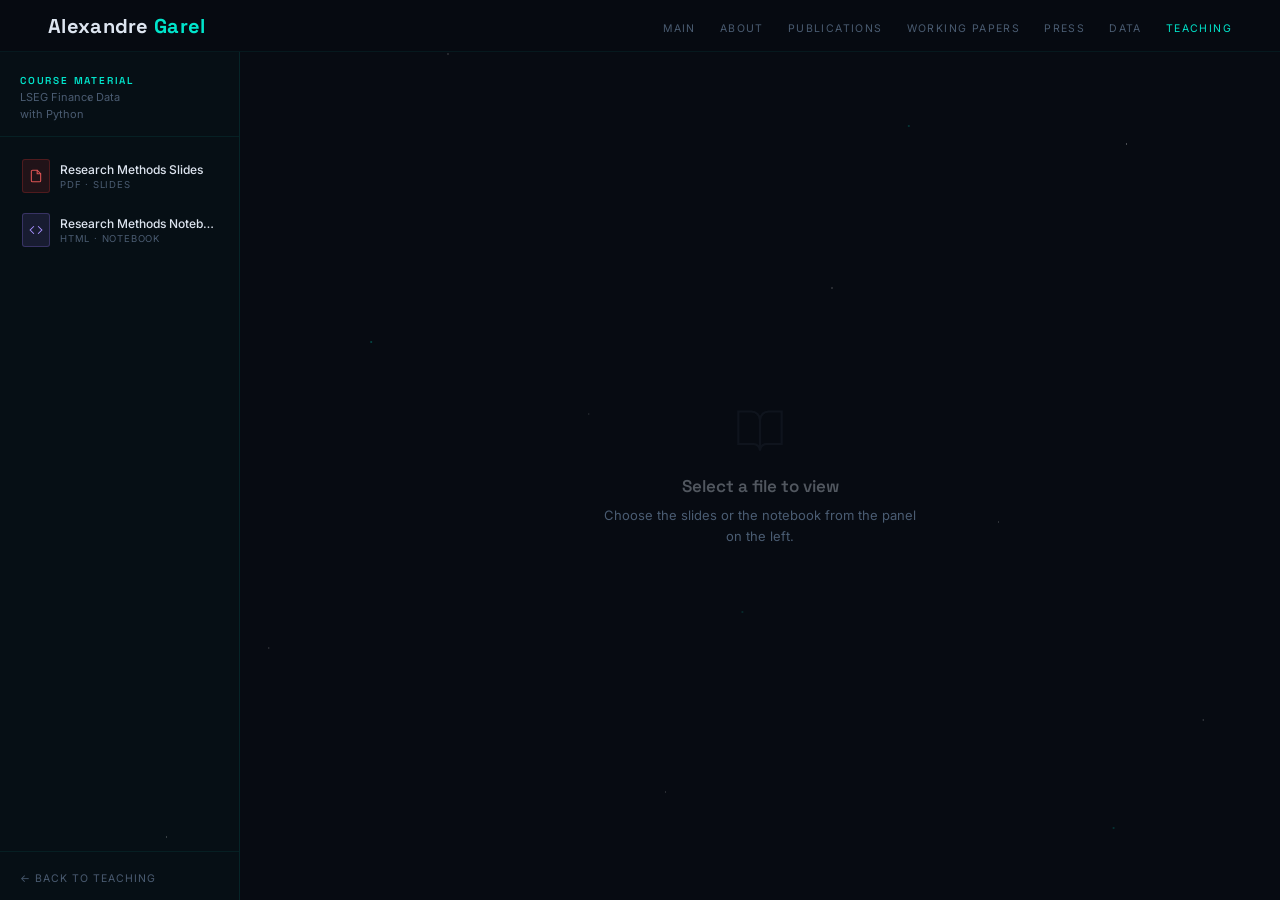
<file: lseg-course.html>
<!DOCTYPE html>
<html lang="en">
<head>
<meta charset="UTF-8"/>
<meta name="viewport" content="width=device-width, initial-scale=1.0"/>
<title>LSEG Finance Data with Python — Alexandre Garel</title>
<link rel="stylesheet" href="style.css"/>
<style>
.course-layout {
  position: relative; z-index: 1;
  display: grid;
  grid-template-columns: 240px 1fr;
  height: calc(100vh - 52px);
  overflow: hidden;
}

/* ── Sidebar ── */
.course-sidebar {
  border-right: 1px solid rgba(0,229,204,.1);
  background: rgba(0,229,204,.018);
  display: flex; flex-direction: column;
  overflow: hidden;
}
.sidebar-header {
  padding: 22px 20px 14px;
  border-bottom: 1px solid rgba(0,229,204,.08);
  flex-shrink: 0;
}
.sidebar-label {
  font-family: 'Space Grotesk', sans-serif;
  font-size: 10px; font-weight: 600; letter-spacing: 1.8px;
  text-transform: uppercase; color: var(--teal);
  margin-bottom: 2px;
}
.sidebar-course-name {
  font-size: 11px; color: var(--muted); line-height: 1.5;
}
.sidebar-files { padding: 12px 0; flex: 1; overflow-y: auto; }

.file-item {
  display: flex; align-items: center; gap: 10px;
  padding: 10px 20px;
  cursor: pointer; transition: background .15s, color .15s;
  border-left: 2px solid transparent;
  text-decoration: none;
}
.file-item:hover { background: rgba(0,229,204,.05); }
.file-item.active {
  background: rgba(0,229,204,.07);
  border-left-color: var(--teal);
}
.file-icon {
  width: 28px; height: 34px; flex-shrink: 0;
  display: flex; align-items: center; justify-content: center;
  border-radius: 3px;
}
.file-icon.pdf  { background: rgba(220,50,50,.12); border: 1px solid rgba(220,50,50,.25); }
.file-icon.html { background: rgba(150,120,255,.12); border: 1px solid rgba(150,120,255,.25); }
.file-icon svg  { width: 14px; height: 14px; }
.file-info { flex: 1; min-width: 0; }
.file-name {
  font-size: 12px; font-weight: 500; color: var(--white);
  white-space: nowrap; overflow: hidden; text-overflow: ellipsis;
  margin-bottom: 2px;
}
.file-type {
  font-size: 9.5px; letter-spacing: .8px; text-transform: uppercase;
  color: var(--muted);
}
.file-item.active .file-name { color: var(--teal); }

.sidebar-back {
  padding: 14px 20px;
  border-top: 1px solid rgba(0,229,204,.07);
  flex-shrink: 0;
}
.sidebar-back a {
  font-size: 10.5px; letter-spacing: 1px; text-transform: uppercase;
  color: var(--muted); text-decoration: none; transition: color .2s;
}
.sidebar-back a:hover { color: var(--white); }

/* ── Main viewer ── */
.course-main {
  display: flex; flex-direction: column;
  height: 100%; overflow: hidden;
}
.viewer-toolbar {
  flex-shrink: 0;
  display: flex; align-items: center; gap: 10px;
  padding: 9px 28px;
  border-bottom: 1px solid rgba(0,229,204,.07);
  background: rgba(7,11,18,.7);
}
.viewer-title {
  font-family: 'Space Grotesk', sans-serif;
  font-size: 13px; font-weight: 600; color: var(--white); flex: 1;
}
.viewer-btn {
  display: flex; align-items: center; gap: 5px;
  font-size: 10px; font-family: 'Space Grotesk', sans-serif;
  font-weight: 600; letter-spacing: .8px; text-transform: uppercase;
  padding: 5px 12px; border-radius: 3px;
  border: 1px solid rgba(0,229,204,.3); color: var(--teal);
  background: transparent; text-decoration: none; transition: background .2s;
  cursor: pointer;
}
.viewer-btn:hover { background: rgba(0,229,204,.1); }
.viewer-btn svg { width: 11px; height: 11px; }

.file-iframe {
  flex: 1; width: 100%; border: none;
  background: #fff;
}

/* Welcome state */
.welcome-state {
  flex: 1; display: flex; flex-direction: column;
  align-items: center; justify-content: center;
  color: var(--muted); text-align: center; padding: 40px;
}
.welcome-state svg { width: 52px; height: 52px; opacity: .12; margin-bottom: 18px; }
.welcome-state h2 {
  font-family: 'Space Grotesk', sans-serif;
  font-size: 17px; font-weight: 600;
  color: rgba(221,229,240,.35); margin-bottom: 8px;
}
.welcome-state p { font-size: 13px; line-height: 1.65; color: var(--muted); max-width: 320px; }

@media (max-width: 700px) {
  .course-layout { grid-template-columns: 1fr; height: auto; }
  .course-sidebar { height: auto; border-right: none; border-bottom: 1px solid rgba(0,229,204,.1); }
  .course-main { height: 80vh; }
}
</style>
</head>
<body>

<nav>
  <div class="nav-logo"><a href="index.html">Alexandre <span>Garel</span></a></div>
  <ul class="nav-links">
    <li><a href="index.html">Main</a></li>
    <li><a href="about.html">About</a></li>
    <li><a href="publications.html">Publications</a></li>
    <li><a href="working-papers.html">Working Papers</a></li>
    <li><a href="press-coverage.html">Press</a></li>
    <li><a href="data.html">Data</a></li>
    <li><a href="teaching.html" class="active">Teaching</a></li>
  </ul>
</nav>

<div class="course-layout">

  <!-- Sidebar -->
  <aside class="course-sidebar">
    <div class="sidebar-header">
      <div class="sidebar-label">Course Material</div>
      <div class="sidebar-course-name">LSEG Finance Data<br>with Python</div>
    </div>

    <div class="sidebar-files">

      <!-- Slides PDF -->
      <div class="file-item" id="fi-slides" onclick="loadFile('lseg-course/Research Methods Slides.pdf', 'Research Methods Slides', 'pdf', 'fi-slides')">
        <div class="file-icon pdf">
          <svg viewBox="0 0 24 24" fill="none" stroke="#e05555" stroke-width="1.8" stroke-linecap="round">
            <path d="M14 2H6a2 2 0 0 0-2 2v16a2 2 0 0 0 2 2h12a2 2 0 0 0 2-2V8z"/>
            <polyline points="14 2 14 8 20 8"/>
          </svg>
        </div>
        <div class="file-info">
          <div class="file-name">Research Methods Slides</div>
          <div class="file-type">PDF · Slides</div>
        </div>
      </div>

      <!-- Notebook HTML -->
      <div class="file-item" id="fi-notebook" onclick="loadFile('lseg-course/research_methods_notebook.html', 'Research Methods Notebook', 'html', 'fi-notebook')">
        <div class="file-icon html">
          <svg viewBox="0 0 24 24" fill="none" stroke="#a890ff" stroke-width="1.8" stroke-linecap="round">
            <polyline points="16 18 22 12 16 6"/>
            <polyline points="8 6 2 12 8 18"/>
          </svg>
        </div>
        <div class="file-info">
          <div class="file-name">Research Methods Notebook</div>
          <div class="file-type">HTML · Notebook</div>
        </div>
      </div>

    </div>

    <div class="sidebar-back">
      <a href="teaching.html">← Back to Teaching</a>
    </div>
  </aside>

  <!-- Main viewer -->
  <main class="course-main" id="course-main">

    <div class="viewer-toolbar" id="viewer-toolbar" style="display:none">
      <div class="viewer-title" id="viewer-title"></div>
      <a class="viewer-btn" id="btn-download" href="#" download>
        <svg viewBox="0 0 24 24" fill="none" stroke="currentColor" stroke-width="2" stroke-linecap="round"><path d="M21 15v4a2 2 0 0 1-2 2H5a2 2 0 0 1-2-2v-4"/><polyline points="7 10 12 15 17 10"/><line x1="12" y1="15" x2="12" y2="3"/></svg>
        Download
      </a>
      <a class="viewer-btn" id="btn-open" href="#" target="_blank">
        <svg viewBox="0 0 24 24" fill="none" stroke="currentColor" stroke-width="2" stroke-linecap="round"><path d="M18 13v6a2 2 0 0 1-2 2H5a2 2 0 0 1-2-2V8a2 2 0 0 1 2-2h6"/><polyline points="15 3 21 3 21 9"/><line x1="10" y1="14" x2="21" y2="3"/></svg>
        Open tab
      </a>
    </div>

    <div class="welcome-state" id="welcome-state">
      <svg viewBox="0 0 24 24" fill="none" stroke="currentColor" stroke-width="1"><path d="M2 3h6a4 4 0 0 1 4 4v14a3 3 0 0 0-3-3H2z"/><path d="M22 3h-6a4 4 0 0 0-4 4v14a3 3 0 0 1 3-3h7z"/></svg>
      <h2>Select a file to view</h2>
      <p>Choose the slides or the notebook from the panel on the left.</p>
    </div>

    <iframe class="file-iframe" id="file-iframe" style="display:none" title="Course material"></iframe>

  </main>
</div>

<script>
function loadFile(src, title, type, itemId) {
  // active state
  document.querySelectorAll('.file-item').forEach(f => f.classList.remove('active'));
  document.getElementById(itemId).classList.add('active');

  // toolbar
  const toolbar = document.getElementById('viewer-toolbar');
  toolbar.style.display = 'flex';
  document.getElementById('viewer-title').textContent = title;
  document.getElementById('btn-download').href = src;
  document.getElementById('btn-open').href = src;

  // hide welcome, show iframe
  document.getElementById('welcome-state').style.display = 'none';
  const iframe = document.getElementById('file-iframe');
  iframe.style.display = 'block';
  iframe.src = src;
}
</script>
</body>
</html>
</file>
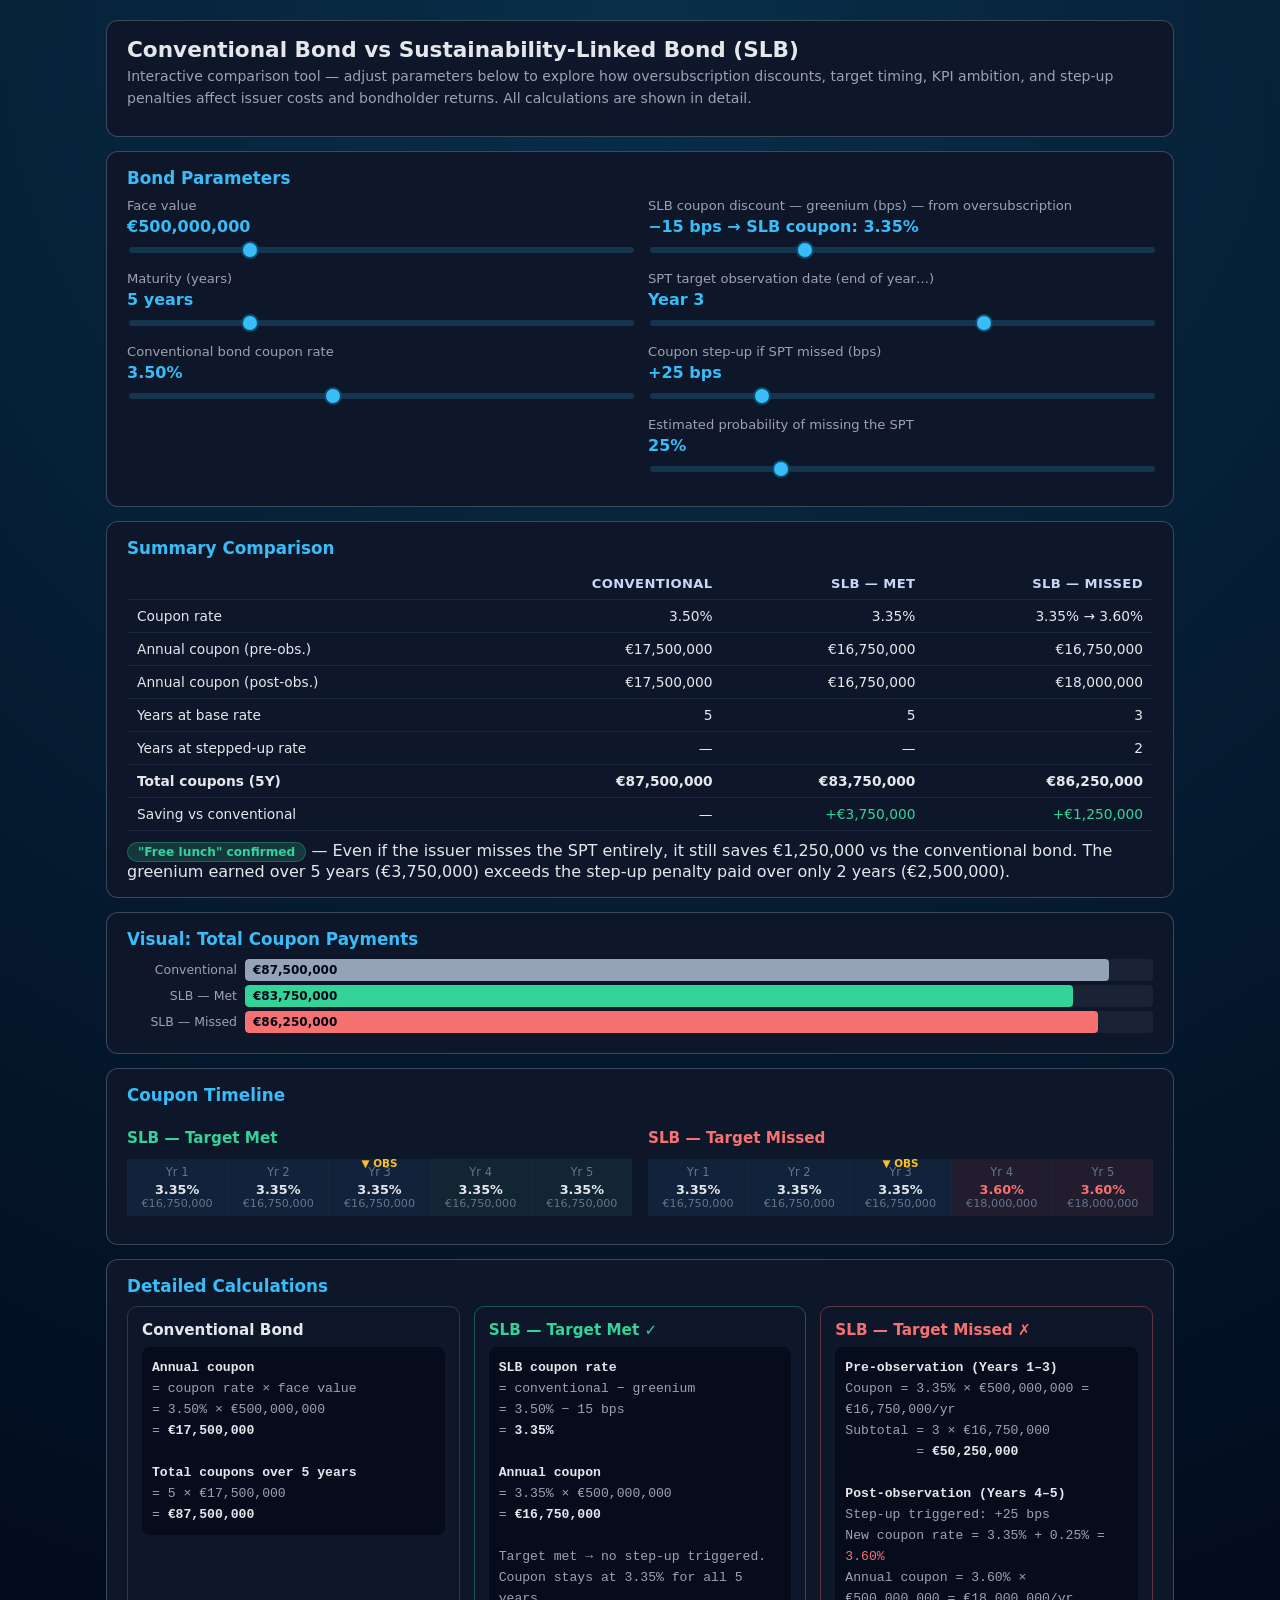
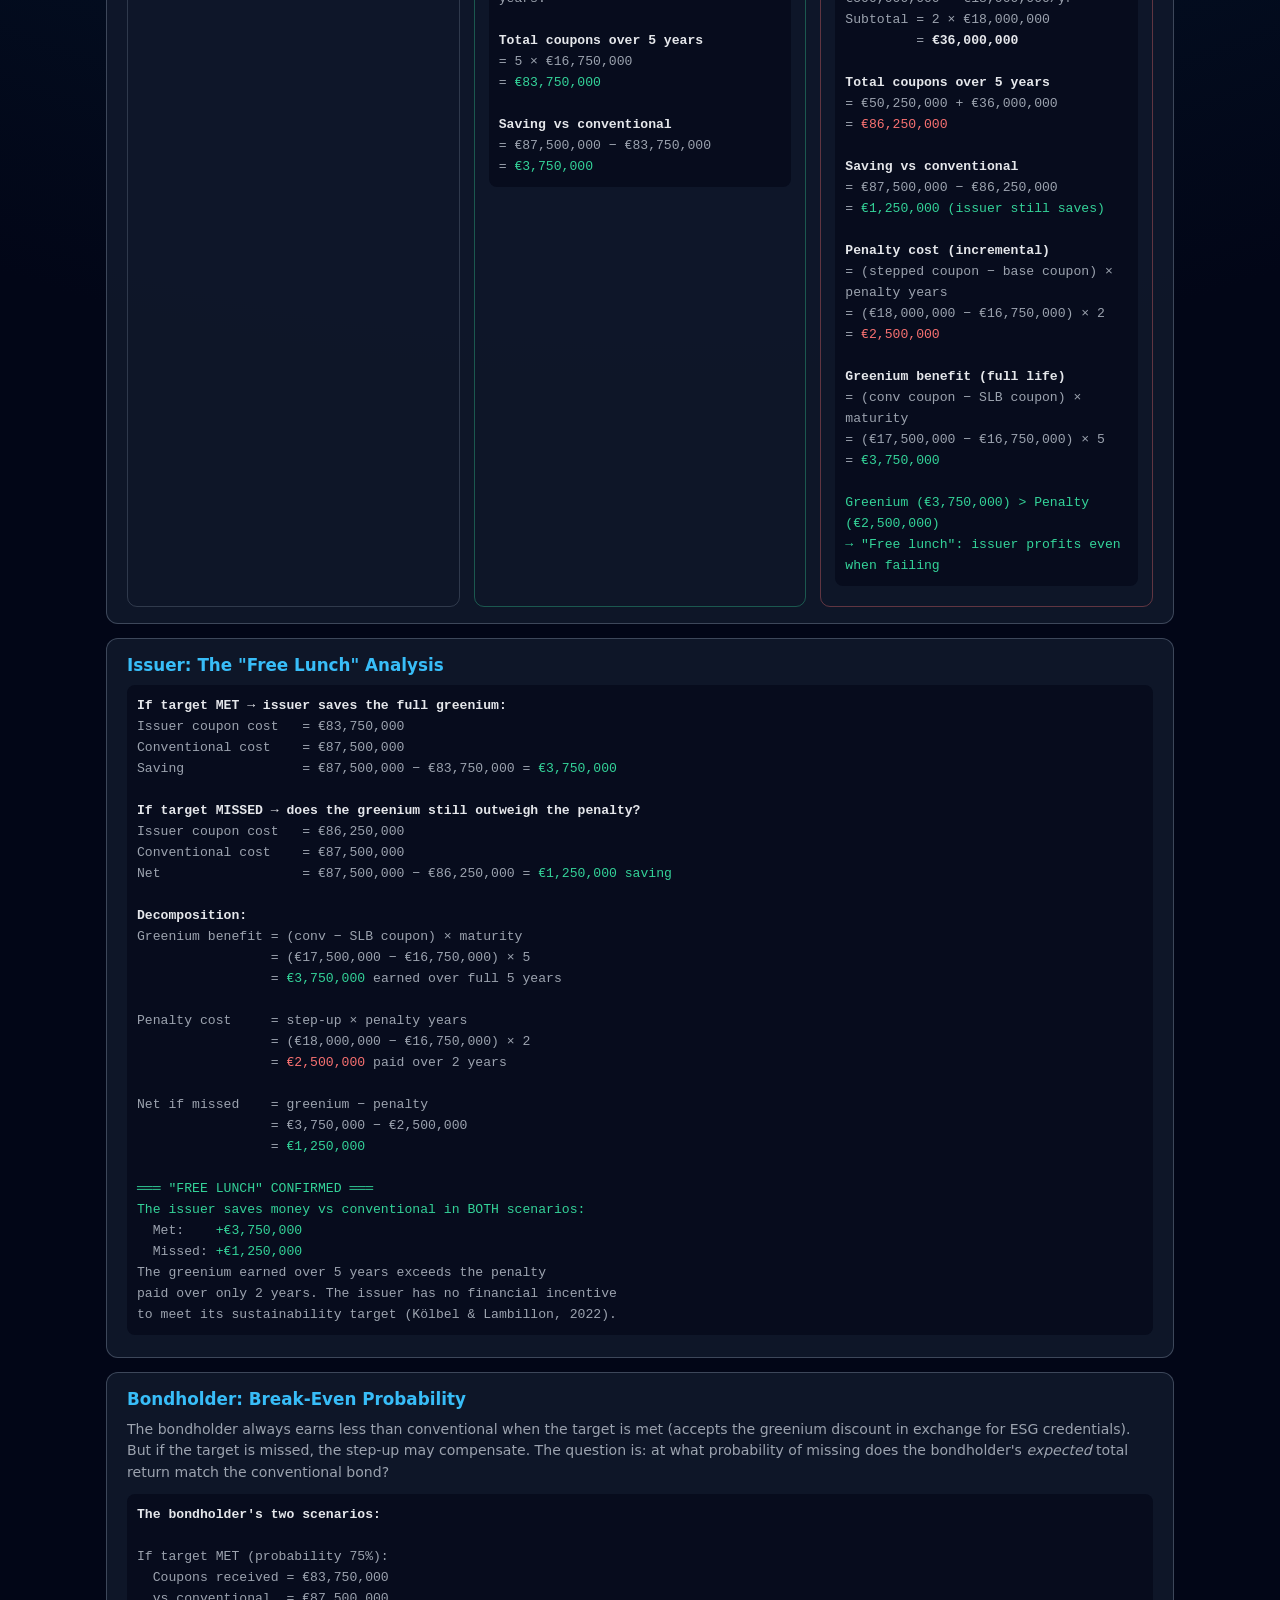
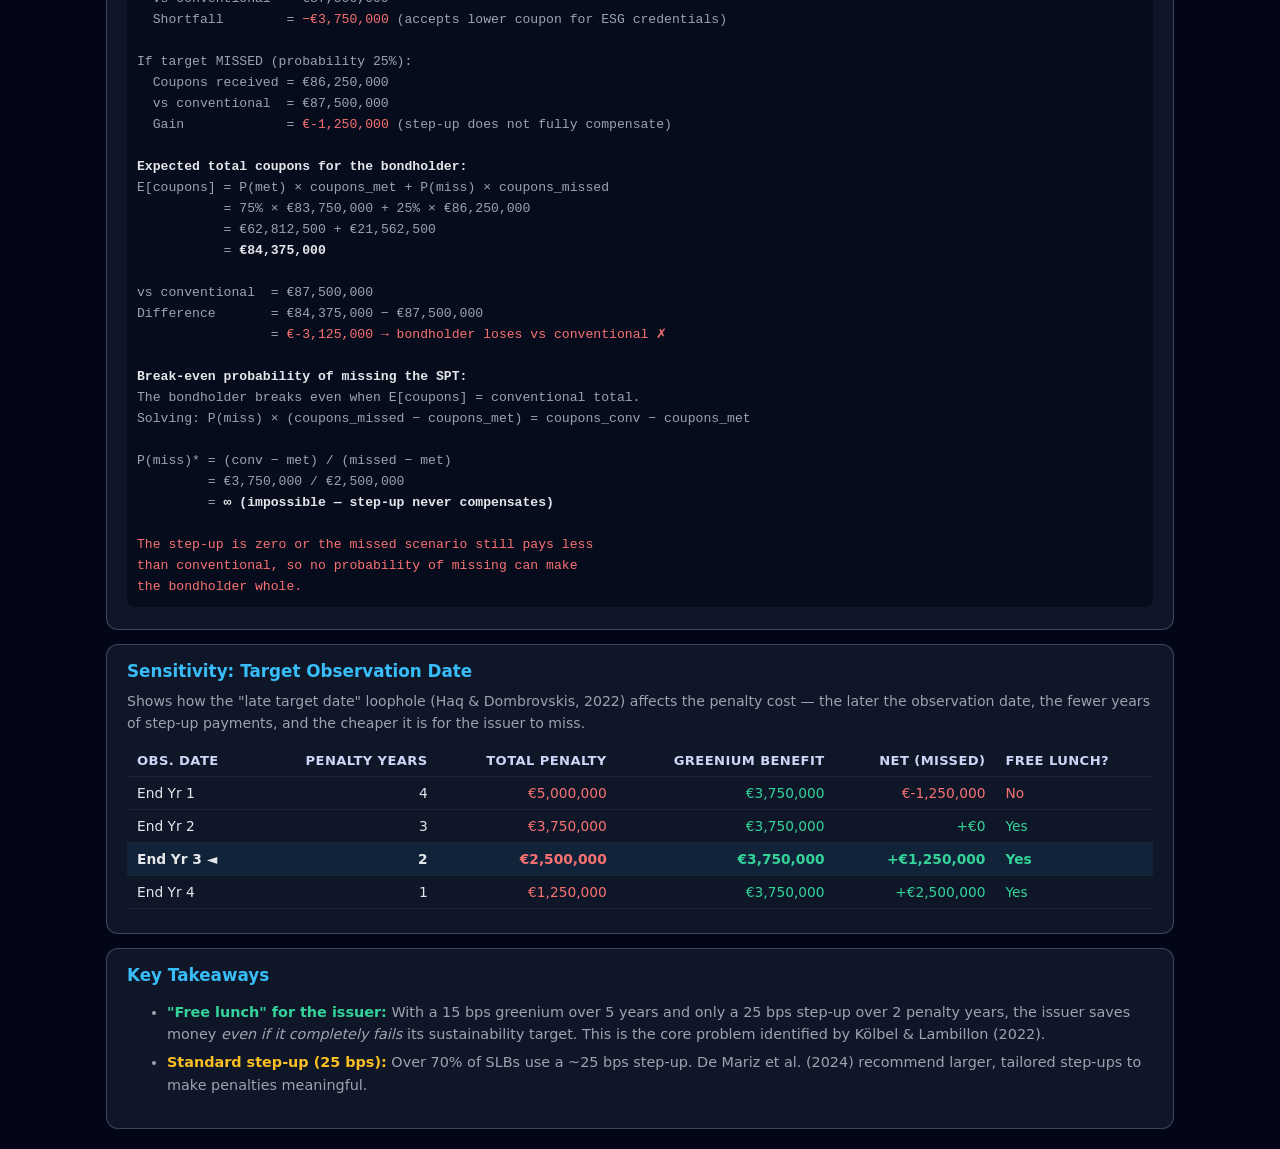
<file: SLB_vs_Conventional.html>
<!DOCTYPE html>
<html lang="en">
<head>
  <meta charset="UTF-8" />
  <title>Conventional Bond vs Sustainability-Linked Bond — Interactive Comparison</title>
  <style>
    :root {
      color-scheme: light dark;
      --panel: rgba(15, 23, 42, 0.96);
      --border: rgba(148, 163, 184, 0.35);
      --accent: #38bdf8;
      --green: #34d399;
      --red: #f87171;
      --orange: #fbbf24;
      --text: #e5e7eb;
      --muted: #9ca3af;
      --dim: #64748b;
    }
    * { box-sizing: border-box; }
    body {
      margin: 0;
      font-family: system-ui, -apple-system, "Segoe UI", sans-serif;
      background: radial-gradient(circle at top, #082f49 0, #020617 45%, #020617 100%);
      color: var(--text);
      min-height: 100vh;
    }
    main { max-width: 1100px; margin: 0 auto; padding: 20px 16px; display: grid; gap: 14px; }
    .card { background: var(--panel); border: 1px solid var(--border); border-radius: 12px; padding: 16px 20px; }
    h1 { margin: 0 0 4px; font-size: 1.35rem; }
    h2 { margin: 0 0 10px; font-size: 1.05rem; color: var(--accent); }
    h3 { margin: 14px 0 8px; font-size: 0.95rem; color: var(--text); }
    p, li { margin: 0 0 6px; color: var(--muted); font-size: 0.9rem; line-height: 1.55; }
    .subtitle { color: var(--muted); font-size: 0.88rem; margin-bottom: 10px; }

    .grid2 { display: grid; grid-template-columns: 1fr 1fr; gap: 16px; }
    .grid3 { display: grid; grid-template-columns: 1fr 1fr 1fr; gap: 14px; }
    @media (max-width: 700px) { .grid2, .grid3 { grid-template-columns: 1fr; } }

    .input-group { margin-bottom: 14px; }
    .input-group label { display: block; font-size: 0.82rem; color: var(--muted); margin-bottom: 4px; }
    .input-group .val { font-size: 1rem; font-weight: 600; color: var(--accent); margin-bottom: 2px; }
    input[type="range"] {
      -webkit-appearance: none; width: 100%; height: 6px; border-radius: 3px;
      background: rgba(56, 189, 248, 0.18); outline: none;
    }
    input[type="range"]::-webkit-slider-thumb {
      -webkit-appearance: none; width: 18px; height: 18px; border-radius: 50%;
      background: var(--accent); cursor: pointer; border: 2px solid #0c4a6e;
    }
    input[type="range"]::-moz-range-thumb {
      width: 16px; height: 16px; border-radius: 50%;
      background: var(--accent); cursor: pointer; border: 2px solid #0c4a6e;
    }

    table { width: 100%; border-collapse: collapse; font-size: 0.86rem; margin: 8px 0; }
    th, td { padding: 8px 10px; border-bottom: 1px solid rgba(30, 41, 59, 0.9); text-align: left; }
    th { color: #cbd5f5; font-weight: 600; font-size: 0.82rem; text-transform: uppercase; letter-spacing: 0.03em; }
    td.num { font-variant-numeric: tabular-nums; text-align: right; }
    th.num { text-align: right; }
    tr.highlight td { font-weight: 600; }
    .pos { color: var(--green); }
    .neg { color: var(--red); }
    .warn { color: var(--orange); }

    .scenario-box { border: 1px solid var(--border); border-radius: 10px; padding: 14px; }
    .scenario-box h3 { margin-top: 0; }
    .scenario-box.met { border-color: rgba(52, 211, 153, 0.35); }
    .scenario-box.missed { border-color: rgba(248, 113, 113, 0.35); }
    .scenario-box.conv { border-color: rgba(148, 163, 184, 0.25); }

    .calc { font-family: ui-monospace, SFMono-Regular, Menlo, Consolas, monospace; font-size: 0.82rem; line-height: 1.6; white-space: pre-wrap; color: var(--muted); padding: 10px; background: rgba(2, 6, 23, 0.6); border-radius: 8px; margin: 6px 0; }
    .calc .hl { color: var(--text); font-weight: 600; }
    .calc .g { color: var(--green); }
    .calc .r { color: var(--red); }

    .bar-container { display: flex; align-items: center; gap: 8px; margin: 4px 0; }
    .bar-label { font-size: 0.78rem; color: var(--muted); min-width: 110px; text-align: right; }
    .bar-track { flex: 1; height: 22px; background: rgba(30, 41, 59, 0.7); border-radius: 4px; position: relative; overflow: hidden; }
    .bar-fill { height: 100%; border-radius: 4px; transition: width 0.4s ease; display: flex; align-items: center; padding-left: 8px; font-size: 0.75rem; font-weight: 600; color: #020617; min-width: fit-content; }

    .tag { display: inline-block; border-radius: 999px; padding: 2px 10px; font-size: 0.76rem; font-weight: 600; }
    .tag.free { background: rgba(52, 211, 153, 0.18); color: var(--green); border: 1px solid rgba(52, 211, 153, 0.3); }
    .tag.nofree { background: rgba(248, 113, 113, 0.18); color: var(--red); border: 1px solid rgba(248, 113, 113, 0.3); }

    details { margin-top: 8px; }
    summary { cursor: pointer; color: var(--accent); font-size: 0.88rem; font-weight: 500; }
    summary:hover { text-decoration: underline; }

    .timeline { display: flex; align-items: stretch; margin: 12px 0; gap: 0; }
    .tl-year { flex: 1; text-align: center; font-size: 0.72rem; padding: 6px 2px; border-right: 1px solid rgba(30, 41, 59, 0.6); position: relative; }
    .tl-year:last-child { border-right: none; }
    .tl-year .yr { color: var(--dim); margin-bottom: 3px; }
    .tl-year .cpn { font-weight: 600; font-size: 0.8rem; }
    .tl-year.pre { background: rgba(56, 189, 248, 0.08); }
    .tl-year.post-met { background: rgba(52, 211, 153, 0.08); }
    .tl-year.post-missed { background: rgba(248, 113, 113, 0.08); }
    .tl-obs { position: absolute; top: -2px; left: 50%; transform: translateX(-50%); font-size: 0.65rem; color: var(--orange); font-weight: 700; }
  </style>
</head>
<body>
<main>

  <section class="card">
    <h1>Conventional Bond vs Sustainability-Linked Bond (SLB)</h1>
    <p class="subtitle">Interactive comparison tool — adjust parameters below to explore how oversubscription discounts, target timing, KPI ambition, and step-up penalties affect issuer costs and bondholder returns. All calculations are shown in detail.</p>
  </section>

  <section class="card">
    <h2>Bond Parameters</h2>
    <div class="grid2">
      <div>
        <div class="input-group">
          <label>Face value</label>
          <div class="val" id="dFace">€500,000,000</div>
          <input type="range" id="sFace" min="50" max="2000" step="50" value="500" />
        </div>
        <div class="input-group">
          <label>Maturity (years)</label>
          <div class="val" id="dMat">5</div>
          <input type="range" id="sMat" min="2" max="15" step="1" value="5" />
        </div>
        <div class="input-group">
          <label>Conventional bond coupon rate</label>
          <div class="val" id="dCpn">3.50%</div>
          <input type="range" id="sCpn" min="50" max="800" step="5" value="350" />
        </div>
      </div>
      <div>
        <div class="input-group">
          <label>SLB coupon discount — greenium (bps) — from oversubscription</label>
          <div class="val" id="dDisc">−15 bps → SLB coupon: 3.35%</div>
          <input type="range" id="sDisc" min="0" max="50" step="1" value="15" />
        </div>
        <div class="input-group">
          <label>SPT target observation date (end of year…)</label>
          <div class="val" id="dObs">Year 3</div>
          <input type="range" id="sObs" min="1" max="14" step="1" value="3" />
        </div>
        <div class="input-group">
          <label>Coupon step-up if SPT missed (bps)</label>
          <div class="val" id="dStep">+25 bps</div>
          <input type="range" id="sStep" min="5" max="100" step="5" value="25" />
        </div>
        <div class="input-group">
          <label>Estimated probability of missing the SPT</label>
          <div class="val" id="dProb">25%</div>
          <input type="range" id="sProb" min="0" max="100" step="1" value="25" />
        </div>
      </div>
    </div>
  </section>

  <section class="card" id="summaryCard">
    <h2>Summary Comparison</h2>
    <table id="summaryTable"><thead></thead><tbody></tbody></table>
    <div id="freeLunchTag" style="margin-top: 10px;"></div>
  </section>

  <section class="card">
    <h2>Visual: Total Coupon Payments</h2>
    <div id="bars"></div>
  </section>

  <section class="card">
    <h2>Coupon Timeline</h2>
    <div class="grid2">
      <div>
        <h3 style="color:var(--green);">SLB — Target Met</h3>
        <div id="tlMet" class="timeline"></div>
      </div>
      <div>
        <h3 style="color:var(--red);">SLB — Target Missed</h3>
        <div id="tlMissed" class="timeline"></div>
      </div>
    </div>
  </section>

  <section class="card">
    <h2>Detailed Calculations</h2>
    <div class="grid3" id="scenarioBoxes"></div>
  </section>

  <section class="card">
    <h2>Issuer: The "Free Lunch" Analysis</h2>
    <div id="issuerBox"></div>
  </section>

  <section class="card">
    <h2>Bondholder: Break-Even Probability</h2>
    <p class="subtitle">The bondholder always earns less than conventional when the target is met (accepts the greenium discount in exchange for ESG credentials). But if the target is missed, the step-up may compensate. The question is: at what probability of missing does the bondholder's <em>expected</em> total return match the conventional bond?</p>
    <div id="bondholderBox"></div>
  </section>

  <section class="card">
    <h2>Sensitivity: Target Observation Date</h2>
    <p class="subtitle">Shows how the "late target date" loophole (Haq & Dombrovskis, 2022) affects the penalty cost — the later the observation date, the fewer years of step-up payments, and the cheaper it is for the issuer to miss.</p>
    <table id="sensTable"><thead></thead><tbody></tbody></table>
  </section>

  <section class="card">
    <h2>Key Takeaways</h2>
    <div id="takeaways"></div>
  </section>

</main>

<script>
const $ = id => document.getElementById(id);
const money = (v, dec=0) => "€" + v.toLocaleString("en-US", {minimumFractionDigits: dec, maximumFractionDigits: dec});
const pct = (v, dec=2) => v.toFixed(dec) + "%";
const bps = v => (v >= 0 ? "+" : "") + v + " bps";

function compute() {
  const face    = +$("sFace").value * 1e6;
  const mat     = +$("sMat").value;
  const cpnBps  = +$("sCpn").value;
  const discBps = +$("sDisc").value;
  const obsYear = Math.min(+$("sObs").value, mat - 1);
  $("sObs").max = mat - 1;
  $("sObs").value = obsYear;
  const stepBps = +$("sStep").value;
  const probMiss = +$("sProb").value / 100;

  const cpnRate    = cpnBps / 10000;
  const slbRate    = (cpnBps - discBps) / 10000;
  const steppedRate = (cpnBps - discBps + stepBps) / 10000;
  const penaltyYears = mat - obsYear;
  const preYears     = obsYear;

  $("dFace").textContent = money(face);
  $("dMat").textContent  = mat + " years";
  $("dCpn").textContent  = pct(cpnRate * 100);
  $("dDisc").textContent = "−" + discBps + " bps → SLB coupon: " + pct(slbRate * 100);
  $("dObs").textContent  = "Year " + obsYear;
  $("dStep").textContent = "+" + stepBps + " bps";
  $("dProb").textContent = (probMiss * 100).toFixed(0) + "%";

  const convAnnual = cpnRate * face;
  const convTotal  = convAnnual * mat;

  const slbAnnual   = slbRate * face;
  const metTotal    = slbAnnual * mat;

  const steppedAnnual = steppedRate * face;
  const missedTotal   = slbAnnual * preYears + steppedAnnual * penaltyYears;

  const savingMet    = convTotal - metTotal;
  const savingMissed = convTotal - missedTotal;

  const penaltyCost = (steppedAnnual - slbAnnual) * penaltyYears;
  const greeniumBenefit = (convAnnual - slbAnnual) * mat;
  const isFreeLunch = savingMissed > 0;

  // --- Summary table ---
  const sHead = `<tr><th></th><th class="num">Conventional</th><th class="num">SLB — Met</th><th class="num">SLB — Missed</th></tr>`;
  const rows = [
    ["Coupon rate", pct(cpnRate*100), pct(slbRate*100), pct(slbRate*100) + " → " + pct(steppedRate*100)],
    ["Annual coupon (pre-obs.)", money(convAnnual), money(slbAnnual), money(slbAnnual)],
    ["Annual coupon (post-obs.)", money(convAnnual), money(slbAnnual), money(steppedAnnual)],
    ["Years at base rate", mat, mat, preYears],
    ["Years at stepped-up rate", "—", "—", penaltyYears],
    ["<strong>Total coupons (" + mat + "Y)</strong>", "<strong>" + money(convTotal) + "</strong>", "<strong>" + money(metTotal) + "</strong>", "<strong>" + money(missedTotal) + "</strong>"],
    ["Saving vs conventional", "—", '<span class="pos">+' + money(savingMet) + "</span>",
      savingMissed > 0 ? '<span class="pos">+' + money(savingMissed) + "</span>" :
      savingMissed === 0 ? '<span class="warn">€0</span>' :
      '<span class="neg">' + money(savingMissed) + "</span>"]
  ];
  $("summaryTable").querySelector("thead").innerHTML = sHead;
  $("summaryTable").querySelector("tbody").innerHTML = rows.map((r, i) =>
    `<tr${i === rows.length - 2 ? ' class="highlight"' : ''}><td>${r[0]}</td><td class="num">${r[1]}</td><td class="num">${r[2]}</td><td class="num">${r[3]}</td></tr>`
  ).join("");

  $("freeLunchTag").innerHTML = isFreeLunch
    ? `<span class="tag free">"Free lunch" confirmed</span> — Even if the issuer misses the SPT entirely, it still saves ${money(savingMissed)} vs the conventional bond. The greenium earned over ${mat} years (${money(greeniumBenefit)}) exceeds the step-up penalty paid over only ${penaltyYears} year${penaltyYears>1?"s":""} (${money(penaltyCost)}).`
    : `<span class="tag nofree">No "free lunch"</span> — The step-up penalty (${money(penaltyCost)} over ${penaltyYears} year${penaltyYears>1?"s":""}) exceeds the greenium benefit (${money(greeniumBenefit)} over ${mat} years), so missing the target costs the issuer ${money(-savingMissed)} more than a conventional bond.`;

  // --- Bars ---
  const maxVal = Math.max(convTotal, metTotal, missedTotal) * 1.05;
  $("bars").innerHTML = [
    ["Conventional", convTotal, "#94a3b8"],
    ["SLB — Met", metTotal, "#34d399"],
    ["SLB — Missed", missedTotal, "#f87171"]
  ].map(([label, val, color]) => `
    <div class="bar-container">
      <div class="bar-label">${label}</div>
      <div class="bar-track">
        <div class="bar-fill" style="width:${(val/maxVal*100).toFixed(1)}%;background:${color};">${money(val)}</div>
      </div>
    </div>`).join("");

  // --- Timelines ---
  function buildTimeline(missed) {
    let html = "";
    for (let y = 1; y <= mat; y++) {
      const isObs = (y === obsYear);
      const isPre = (y <= obsYear);
      let cls = isPre ? "pre" : (missed ? "post-missed" : "post-met");
      const rate = (!missed || isPre) ? slbRate : steppedRate;
      html += `<div class="tl-year ${cls}">
        ${isObs ? '<div class="tl-obs">▼ OBS</div>' : ''}
        <div class="yr">Yr ${y}</div>
        <div class="cpn" style="color:${missed && !isPre ? 'var(--red)' : 'var(--text)'}">${pct(rate*100)}</div>
        <div style="font-size:0.7rem;color:var(--dim)">${money(rate*face)}</div>
      </div>`;
    }
    return html;
  }
  $("tlMet").innerHTML    = buildTimeline(false);
  $("tlMissed").innerHTML = buildTimeline(true);

  // --- Detailed calculations ---
  $("scenarioBoxes").innerHTML = `
    <div class="scenario-box conv">
      <h3>Conventional Bond</h3>
      <div class="calc"><span class="hl">Annual coupon</span>
= coupon rate × face value
= ${pct(cpnRate*100)} × ${money(face)}
= <span class="hl">${money(convAnnual)}</span>

<span class="hl">Total coupons over ${mat} years</span>
= ${mat} × ${money(convAnnual)}
= <span class="hl">${money(convTotal)}</span></div>
    </div>
    <div class="scenario-box met">
      <h3 style="color:var(--green)">SLB — Target Met ✓</h3>
      <div class="calc"><span class="hl">SLB coupon rate</span>
= conventional − greenium
= ${pct(cpnRate*100)} − ${discBps} bps
= <span class="hl">${pct(slbRate*100)}</span>

<span class="hl">Annual coupon</span>
= ${pct(slbRate*100)} × ${money(face)}
= <span class="hl">${money(slbAnnual)}</span>

Target met → no step-up triggered.
Coupon stays at ${pct(slbRate*100)} for all ${mat} years.

<span class="hl">Total coupons over ${mat} years</span>
= ${mat} × ${money(slbAnnual)}
= <span class="g">${money(metTotal)}</span>

<span class="hl">Saving vs conventional</span>
= ${money(convTotal)} − ${money(metTotal)}
= <span class="g">${money(savingMet)}</span></div>
    </div>
    <div class="scenario-box missed">
      <h3 style="color:var(--red)">SLB — Target Missed ✗</h3>
      <div class="calc"><span class="hl">Pre-observation (Years 1–${obsYear})</span>
Coupon = ${pct(slbRate*100)} × ${money(face)} = ${money(slbAnnual)}/yr
Subtotal = ${preYears} × ${money(slbAnnual)}
         = <span class="hl">${money(slbAnnual * preYears)}</span>

<span class="hl">Post-observation (Years ${obsYear+1}–${mat})</span>
Step-up triggered: +${stepBps} bps
New coupon rate = ${pct(slbRate*100)} + ${pct(stepBps/100)} = <span class="r">${pct(steppedRate*100)}</span>
Annual coupon = ${pct(steppedRate*100)} × ${money(face)} = ${money(steppedAnnual)}/yr
Subtotal = ${penaltyYears} × ${money(steppedAnnual)}
         = <span class="hl">${money(steppedAnnual * penaltyYears)}</span>

<span class="hl">Total coupons over ${mat} years</span>
= ${money(slbAnnual * preYears)} + ${money(steppedAnnual * penaltyYears)}
= <span class="r">${money(missedTotal)}</span>

<span class="hl">Saving vs conventional</span>
= ${money(convTotal)} − ${money(missedTotal)}
= ${savingMissed >= 0
  ? '<span class="g">' + money(savingMissed) + ' (issuer still saves)</span>'
  : '<span class="r">' + money(savingMissed) + ' (issuer pays more)</span>'}

<span class="hl">Penalty cost (incremental)</span>
= (stepped coupon − base coupon) × penalty years
= (${money(steppedAnnual)} − ${money(slbAnnual)}) × ${penaltyYears}
= <span class="r">${money(penaltyCost)}</span>

<span class="hl">Greenium benefit (full life)</span>
= (conv coupon − SLB coupon) × maturity
= (${money(convAnnual)} − ${money(slbAnnual)}) × ${mat}
= <span class="g">${money(greeniumBenefit)}</span>

${isFreeLunch
  ? '<span class="g">Greenium (' + money(greeniumBenefit) + ') > Penalty (' + money(penaltyCost) + ')\n→ "Free lunch": issuer profits even when failing</span>'
  : '<span class="r">Penalty (' + money(penaltyCost) + ') > Greenium (' + money(greeniumBenefit) + ')\n→ No free lunch: failure costs the issuer</span>'}</div>
    </div>`;

  // --- Issuer: Free Lunch ---
  $("issuerBox").innerHTML = `
    <div class="calc"><span class="hl">If target MET → issuer saves the full greenium:</span>
Issuer coupon cost   = ${money(metTotal)}
Conventional cost    = ${money(convTotal)}
Saving               = ${money(convTotal)} − ${money(metTotal)} = <span class="g">${money(savingMet)}</span>

<span class="hl">If target MISSED → does the greenium still outweigh the penalty?</span>
Issuer coupon cost   = ${money(missedTotal)}
Conventional cost    = ${money(convTotal)}
Net                  = ${money(convTotal)} − ${money(missedTotal)} = ${savingMissed >= 0
  ? '<span class="g">' + money(savingMissed) + ' saving</span>'
  : '<span class="r">−' + money(-savingMissed) + ' extra cost</span>'}

<span class="hl">Decomposition:</span>
Greenium benefit = (conv − SLB coupon) × maturity
                 = (${money(convAnnual)} − ${money(slbAnnual)}) × ${mat}
                 = <span class="g">${money(greeniumBenefit)}</span> earned over full ${mat} years

Penalty cost     = step-up × penalty years
                 = (${money(steppedAnnual)} − ${money(slbAnnual)}) × ${penaltyYears}
                 = <span class="r">${money(penaltyCost)}</span> paid over ${penaltyYears} year${penaltyYears>1?'s':''}

Net if missed    = greenium − penalty
                 = ${money(greeniumBenefit)} − ${money(penaltyCost)}
                 = ${savingMissed >= 0
  ? '<span class="g">' + money(savingMissed) + '</span>'
  : '<span class="r">−' + money(-savingMissed) + '</span>'}

${isFreeLunch
  ? `<span class="g">═══ "FREE LUNCH" CONFIRMED ═══</span>
<span class="g">The issuer saves money vs conventional in BOTH scenarios:</span>
  Met:    <span class="g">+${money(savingMet)}</span>
  Missed: <span class="g">+${money(savingMissed)}</span>
The greenium earned over ${mat} years exceeds the penalty
paid over only ${penaltyYears} year${penaltyYears>1?'s':''}. The issuer has no financial incentive
to meet its sustainability target (Kölbel & Lambillon, 2022).`
  : `<span class="r">═══ NO FREE LUNCH ═══</span>
<span class="r">If the issuer misses, it pays ${money(-savingMissed)} more than conventional.</span>
  Met:    <span class="g">+${money(savingMet)} saving</span>
  Missed: <span class="r">−${money(-savingMissed)} extra cost</span>
The penalty (${penaltyYears} yr${penaltyYears>1?'s':''} × +${stepBps} bps) outweighs the greenium
(${mat} yrs × −${discBps} bps). The SLB creates a real incentive.`}</div>`;

  // --- Bondholder: Break-Even Probability ---
  const bhLossMet  = savingMet;
  const bhGainMiss = missedTotal - convTotal;
  const stepUpExtra = missedTotal - metTotal;
  let bhBreakeven = stepUpExtra > 0 ? bhLossMet / stepUpExtra : Infinity;
  if (bhBreakeven > 1) bhBreakeven = Infinity;
  if (bhBreakeven < 0) bhBreakeven = 0;

  const bhExpected = (1 - probMiss) * metTotal + probMiss * missedTotal;
  const bhDiff = bhExpected - convTotal;
  const bhHappy = bhDiff >= 0;

  $("bondholderBox").innerHTML = `
    <div class="calc"><span class="hl">The bondholder's two scenarios:</span>

If target MET (probability ${pct((1-probMiss)*100,0)}):
  Coupons received = ${money(metTotal)}
  vs conventional  = ${money(convTotal)}
  Shortfall        = <span class="r">−${money(bhLossMet)}</span> (accepts lower coupon for ESG credentials)

If target MISSED (probability ${pct(probMiss*100,0)}):
  Coupons received = ${money(missedTotal)}
  vs conventional  = ${money(convTotal)}
  Gain             = ${bhGainMiss >= 0
    ? '<span class="g">+' + money(bhGainMiss) + '</span> (step-up more than compensates)'
    : '<span class="r">' + money(bhGainMiss) + '</span> (step-up does not fully compensate)'}

<span class="hl">Expected total coupons for the bondholder:</span>
E[coupons] = P(met) × coupons_met + P(miss) × coupons_missed
           = ${pct((1-probMiss)*100,0)} × ${money(metTotal)} + ${pct(probMiss*100,0)} × ${money(missedTotal)}
           = ${money((1-probMiss)*metTotal)} + ${money(probMiss*missedTotal)}
           = <span class="hl">${money(bhExpected)}</span>

vs conventional  = ${money(convTotal)}
Difference       = ${money(bhExpected)} − ${money(convTotal)}
                 = ${bhHappy
    ? '<span class="g">+' + money(bhDiff) + ' → bondholder at least breaks even ✓</span>'
    : '<span class="r">' + money(bhDiff) + ' → bondholder loses vs conventional ✗</span>'}

<span class="hl">Break-even probability of missing the SPT:</span>
The bondholder breaks even when E[coupons] = conventional total.
Solving: P(miss) × (coupons_missed − coupons_met) = coupons_conv − coupons_met

P(miss)* = (conv − met) / (missed − met)
         = ${money(bhLossMet)} / ${money(stepUpExtra)}
         = <span class="hl">${bhBreakeven === Infinity ? "∞ (impossible — step-up never compensates)" : pct(bhBreakeven*100, 1)}</span>

${bhBreakeven === Infinity
  ? `<span class="r">The step-up is zero or the missed scenario still pays less\nthan conventional, so no probability of missing can make\nthe bondholder whole.</span>`
  : bhBreakeven <= 0
    ? `<span class="g">The bondholder always breaks even regardless of probability.</span>`
    : `Current P(miss) = ${pct(probMiss*100,0)} vs break-even = ${pct(bhBreakeven*100,1)}
${probMiss >= bhBreakeven
  ? '<span class="g">P(miss) ≥ P(miss)* → the bondholder expects to at least break even ✓</span>'
  : '<span class="r">P(miss) < P(miss)* → the bondholder expects to lose vs conventional ✗</span>'}

In other words, the bondholder needs to believe there is at
least a <span class="hl">${pct(bhBreakeven*100,1)}</span> chance the issuer will fail for the SLB
to be financially equivalent to the conventional bond.${bhBreakeven > 0.5 ? '\n\n<span class="warn">Note: break-even requires P(miss) > 50%, meaning the bondholder\nneeds to expect the issuer will likely FAIL. This is an unusual\nbasis for an investment decision.</span>' : ''}`}</div>`;


  // --- Sensitivity table ---
  let sensHead = `<tr><th>Obs. date</th><th class="num">Penalty years</th><th class="num">Total penalty</th><th class="num">Greenium benefit</th><th class="num">Net (missed)</th><th>Free lunch?</th></tr>`;
  let sensRows = "";
  for (let obs = 1; obs < mat; obs++) {
    const py = mat - obs;
    const pen = (stepBps / 10000) * face * py;
    const grn = (discBps / 10000) * face * mat;
    const net = grn - pen;
    const isCurrent = (obs === obsYear);
    sensRows += `<tr${isCurrent ? ' style="background:rgba(56,189,248,0.08);font-weight:600"' : ''}>
      <td>End Yr ${obs}${isCurrent ? " ◄" : ""}</td>
      <td class="num">${py}</td>
      <td class="num neg">${money(pen)}</td>
      <td class="num pos">${money(grn)}</td>
      <td class="num ${net >= 0 ? 'pos' : 'neg'}">${net >= 0 ? '+' : ''}${money(net)}</td>
      <td>${net >= 0 ? '<span class="pos">Yes</span>' : '<span class="neg">No</span>'}</td>
    </tr>`;
  }
  $("sensTable").querySelector("thead").innerHTML = sensHead;
  $("sensTable").querySelector("tbody").innerHTML = sensRows;

  // --- Takeaways ---
  const takeaways = [];
  if (isFreeLunch) {
    takeaways.push(`<strong class="pos">"Free lunch" for the issuer:</strong> With a ${discBps} bps greenium over ${mat} years and only a ${stepBps} bps step-up over ${penaltyYears} penalty year${penaltyYears > 1 ? 's' : ''}, the issuer saves money <em>even if it completely fails</em> its sustainability target. This is the core problem identified by Kölbel & Lambillon (2022).`);
  } else {
    takeaways.push(`<strong class="neg">No free lunch:</strong> The penalty is large enough (or the observation date early enough) that failing the SPT costs the issuer more than a conventional bond. This is what well-designed SLBs should achieve.`);
  }

  if (obsYear >= mat - 1) {
    takeaways.push(`<strong class="warn">Late target date loophole:</strong> The observation date is at Year ${obsYear} of a ${mat}-year bond, leaving only ${penaltyYears} year of penalty. This is the structural weakness identified by Haq & Dombrovskis (2022) — the financial consequence of failure is minimized.`);
  } else if (obsYear <= Math.floor(mat / 3)) {
    takeaways.push(`<strong class="pos">Early target date:</strong> Setting the observation at Year ${obsYear} maximizes penalty exposure (${penaltyYears} years of step-up), making the SLB credible.`);
  }

  if (stepBps <= 25) {
    takeaways.push(`<strong class="warn">Standard step-up (${stepBps} bps):</strong> Over 70% of SLBs use a ~25 bps step-up. De Mariz et al. (2024) recommend larger, tailored step-ups to make penalties meaningful.`);
  }

  if (bhBreakeven !== Infinity && bhBreakeven > 0) {
    takeaways.push(`<strong>Bondholder break-even:</strong> The bondholder needs at least a <strong>${pct(bhBreakeven*100,1)}</strong> probability of the issuer failing to financially match the conventional bond. ${probMiss >= bhBreakeven
      ? `At the current P(miss) = ${pct(probMiss*100,0)}, the bondholder expects to <strong class="pos">at least break even</strong>.`
      : `At the current P(miss) = ${pct(probMiss*100,0)}, the bondholder expects to <strong class="neg">lose</strong> vs conventional.`}`);
  }

  if (isFreeLunch && bhBreakeven !== Infinity && probMiss >= bhBreakeven) {
    takeaways.push(`<strong class="warn">Misaligned incentives:</strong> The issuer profits even by failing, and the bondholder's expected return only matches conventional <em>because</em> failure is likely enough. The SLB is financially attractive to both parties, yet neither has a genuine incentive to achieve the sustainability target.`);
  }

  $("takeaways").innerHTML = "<ul>" + takeaways.map(t => `<li>${t}</li>`).join("") + "</ul>";
}

["sFace","sMat","sCpn","sDisc","sObs","sStep","sProb"].forEach(id => {
  $(id).addEventListener("input", compute);
});

compute();
</script>
</body>
</html>
</file>
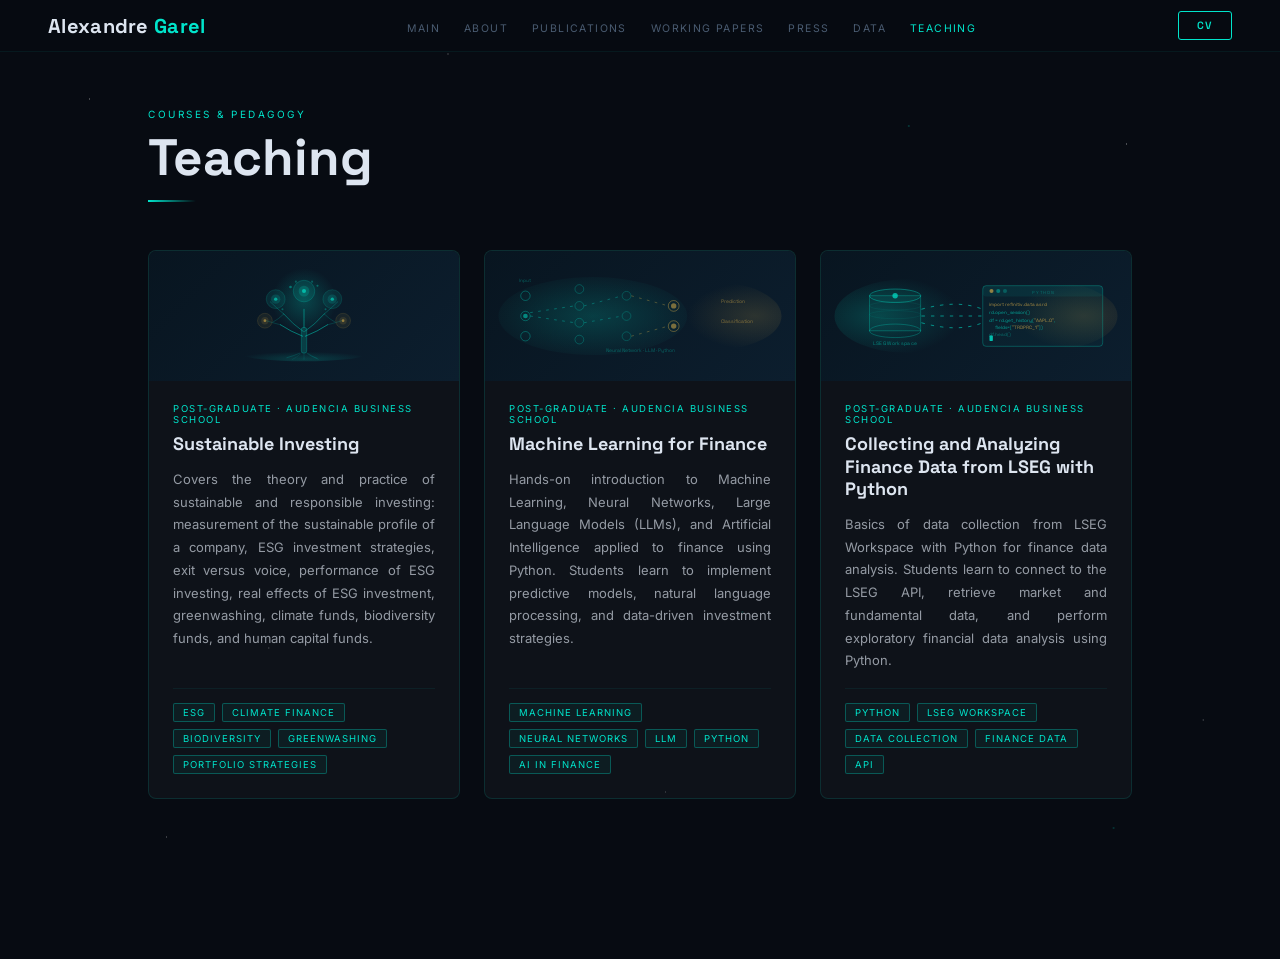
<file: teaching.html>
<!DOCTYPE html>
<html lang="en">
<head>
<meta charset="UTF-8">
<meta name="viewport" content="width=device-width, initial-scale=1.0">
<title>Teaching — Alexandre Garel</title>
<link rel="stylesheet" href="style.css">
<style>
.courses-grid {
  display: grid;
  grid-template-columns: repeat(3, 1fr);
  grid-auto-rows: 1fr;
  gap: 24px;
  margin-bottom: 60px;
  align-items: stretch;
}

.course-card {
  background: var(--card-bg);
  border: 1px solid var(--card-bdr);
  border-radius: 8px;
  overflow: hidden;
  display: flex; flex-direction: column;
  height: 100%;
  transition: border-color .22s, transform .22s;
}
.course-card:hover {
  border-color: rgba(0,229,204,.3);
  transform: translateY(-3px);
}

.course-vis {
  height: 130px; flex-shrink: 0; position: relative; overflow: hidden;
  background: linear-gradient(135deg, #081520 0%, #0c1e2e 100%);
}
.course-vis svg { width: 100%; height: 100%; }

.course-body { padding: 22px 24px 24px; flex: 1; display: flex; flex-direction: column; }
.course-level {
  font-size: 9.5px; letter-spacing: 1.5px; text-transform: uppercase;
  color: var(--teal); margin-bottom: 8px; flex-shrink: 0;
}
.course-name {
  font-family: 'Space Grotesk', sans-serif;
  font-size: 18px; font-weight: 700; color: var(--white);
  line-height: 1.25; margin-bottom: 12px; flex-shrink: 0;
}
.course-desc {
  font-size: 13px; line-height: 1.75;
  color: rgba(221,229,240,.65);
  flex: 1; text-align: justify;
}
.course-topics {
  display: flex; flex-wrap: wrap; gap: 7px;
  margin-top: 16px; padding-top: 14px;
  border-top: 1px solid rgba(0,229,204,.07);
  flex-shrink: 0;
}

@media (max-width: 900px) {
  .courses-grid { grid-template-columns: 1fr 1fr; }
}
@media (max-width: 600px) {
  .courses-grid { grid-template-columns: 1fr; }
}
</style>
</head>
<body>

<nav>
  <div class="nav-logo"><a href="index.html">Alexandre <span>Garel</span></a></div>
  <ul class="nav-links">
    <li><a href="index.html">Main</a></li>
    <li><a href="about.html">About</a></li>
    <li><a href="publications.html">Publications</a></li>
    <li><a href="working-papers.html">Working Papers</a></li>
    <li><a href="press-coverage.html">Press</a></li>
    <li><a href="data.html">Data</a></li>
    <li><a href="teaching.html" class="active">Teaching</a></li>
  </ul>
  <div class="nav-right">
    <a href="#" class="nav-btn">CV</a>
  </div>
</nav>

<div class="page-wrap">
  <div class="sec-header">
    <div class="sec-eyebrow">Courses &amp; Pedagogy</div>
    <h1 class="sec-title">Teaching</h1>
    <div class="sec-rule"></div>
  </div>


  <div class="courses-grid">

    <!-- Course 1: Sustainable Investing -->
    <div class="course-card">
      <div class="course-vis">
        <svg viewBox="0 0 460 130" xmlns="http://www.w3.org/2000/svg">
          <defs>
            <radialGradient id="tree-glow" cx="50%" cy="85%" r="55%">
              <stop offset="0%" stop-color="#00e5cc" stop-opacity=".18"/>
              <stop offset="100%" stop-color="#00e5cc" stop-opacity="0"/>
            </radialGradient>
            <radialGradient id="canopy-glow" cx="50%" cy="50%" r="50%">
              <stop offset="0%" stop-color="#00e5cc" stop-opacity=".22"/>
              <stop offset="100%" stop-color="#00e5cc" stop-opacity="0"/>
            </radialGradient>
            <radialGradient id="leaf-g" cx="50%" cy="50%" r="50%">
              <stop offset="0%" stop-color="#00e5cc" stop-opacity=".35"/>
              <stop offset="100%" stop-color="#00e5cc" stop-opacity="0"/>
            </radialGradient>
            <style>
              @keyframes tree-sway {
                0%,100% { transform: rotate(-0.6deg); transform-origin: 230px 118px; }
                50%      { transform: rotate( 0.6deg); transform-origin: 230px 118px; }
              }
              @keyframes leaf-pulse { 0%,100%{opacity:.55} 50%{opacity:.9} }
              .tree-body { animation: tree-sway 5s ease-in-out infinite; }
              .leaf-a { animation: leaf-pulse 3.2s ease-in-out infinite; }
              .leaf-b { animation: leaf-pulse 3.2s ease-in-out infinite .8s; }
              .leaf-c { animation: leaf-pulse 3.2s ease-in-out infinite 1.6s; }
              .leaf-d { animation: leaf-pulse 3.2s ease-in-out infinite 2.4s; }
            </style>
          </defs>

          <!-- ground glow -->
          <ellipse cx="230" cy="122" rx="90" ry="10" fill="url(#tree-glow)"/>

          <!-- roots -->
          <path d="M224 120 Q215 124 204 127" stroke="#00e5cc" stroke-width=".9" fill="none" stroke-opacity=".25"/>
          <path d="M226 120 Q220 126 212 130" stroke="#00e5cc" stroke-width=".7" fill="none" stroke-opacity=".18"/>
          <path d="M234 120 Q240 125 250 128" stroke="#00e5cc" stroke-width=".9" fill="none" stroke-opacity=".25"/>
          <path d="M236 120 Q244 126 252 130" stroke="#00e5cc" stroke-width=".7" fill="none" stroke-opacity=".18"/>
          <path d="M230 120 Q230 126 230 130" stroke="#00e5cc" stroke-width=".8" fill="none" stroke-opacity=".2"/>

          <g class="tree-body">
            <!-- trunk -->
            <rect x="226" y="82" width="8" height="38" rx="3" fill="#00e5cc" fill-opacity=".18" stroke="#00e5cc" stroke-width=".8" stroke-opacity=".45"/>

            <!-- main branches -->
            <!-- left branch 1 -->
            <path d="M228 95 Q210 88 195 78" stroke="#00e5cc" stroke-width="1.4" fill="none" stroke-opacity=".5" stroke-linecap="round"/>
            <!-- left branch 2 -->
            <path d="M229 88 Q214 78 200 62" stroke="#00e5cc" stroke-width="1.2" fill="none" stroke-opacity=".45" stroke-linecap="round"/>
            <!-- right branch 1 -->
            <path d="M232 95 Q250 88 265 78" stroke="#00e5cc" stroke-width="1.4" fill="none" stroke-opacity=".5" stroke-linecap="round"/>
            <!-- right branch 2 -->
            <path d="M231 88 Q246 78 260 62" stroke="#00e5cc" stroke-width="1.2" fill="none" stroke-opacity=".45" stroke-linecap="round"/>
            <!-- central top -->
            <path d="M230 82 Q230 68 230 55" stroke="#00e5cc" stroke-width="1.3" fill="none" stroke-opacity=".5" stroke-linecap="round"/>

            <!-- sub-branches left -->
            <path d="M200 62 Q188 52 180 44" stroke="#00e5cc" stroke-width=".9" fill="none" stroke-opacity=".38" stroke-linecap="round"/>
            <path d="M200 62 Q192 70 184 74" stroke="#00e5cc" stroke-width=".8" fill="none" stroke-opacity=".32" stroke-linecap="round"/>
            <path d="M195 78 Q183 75 174 72" stroke="#00e5cc" stroke-width=".8" fill="none" stroke-opacity=".3" stroke-linecap="round"/>

            <!-- sub-branches right -->
            <path d="M260 62 Q272 52 280 44" stroke="#00e5cc" stroke-width=".9" fill="none" stroke-opacity=".38" stroke-linecap="round"/>
            <path d="M260 62 Q268 70 276 74" stroke="#00e5cc" stroke-width=".8" fill="none" stroke-opacity=".32" stroke-linecap="round"/>
            <path d="M265 78 Q277 75 286 72" stroke="#00e5cc" stroke-width=".8" fill="none" stroke-opacity=".3" stroke-linecap="round"/>

            <!-- canopy glow -->
            <circle cx="230" cy="42" r="48" fill="url(#canopy-glow)"/>

            <!-- leaf clusters — glowing circles -->
            <!-- top centre -->
            <circle class="leaf-a" cx="230" cy="28" r="16" fill="#00e5cc" fill-opacity=".1" stroke="#00e5cc" stroke-width=".7" stroke-opacity=".4"/>
            <circle class="leaf-a" cx="230" cy="28" r="8"  fill="#00e5cc" fill-opacity=".18"/>
            <circle cx="230" cy="28" r="3" fill="#00e5cc" fill-opacity=".65"/>

            <!-- upper left -->
            <circle class="leaf-b" cx="188" cy="40" r="14" fill="#00e5cc" fill-opacity=".09" stroke="#00e5cc" stroke-width=".6" stroke-opacity=".35"/>
            <circle class="leaf-b" cx="188" cy="40" r="7"  fill="#00e5cc" fill-opacity=".15"/>
            <circle cx="188" cy="40" r="2.5" fill="#00e5cc" fill-opacity=".6"/>

            <!-- upper right -->
            <circle class="leaf-c" cx="272" cy="40" r="14" fill="#00e5cc" fill-opacity=".09" stroke="#00e5cc" stroke-width=".6" stroke-opacity=".35"/>
            <circle class="leaf-c" cx="272" cy="40" r="7"  fill="#00e5cc" fill-opacity=".15"/>
            <circle cx="272" cy="40" r="2.5" fill="#00e5cc" fill-opacity=".6"/>

            <!-- mid left -->
            <circle class="leaf-d" cx="172" cy="72" r="11" fill="#e8b84b" fill-opacity=".07" stroke="#e8b84b" stroke-width=".6" stroke-opacity=".3"/>
            <circle class="leaf-d" cx="172" cy="72" r="5.5" fill="#e8b84b" fill-opacity=".12"/>
            <circle cx="172" cy="72" r="2" fill="#e8b84b" fill-opacity=".55"/>

            <!-- mid right -->
            <circle class="leaf-a" cx="288" cy="72" r="11" fill="#e8b84b" fill-opacity=".07" stroke="#e8b84b" stroke-width=".6" stroke-opacity=".3"/>
            <circle class="leaf-a" cx="288" cy="72" r="5.5" fill="#e8b84b" fill-opacity=".12"/>
            <circle cx="288" cy="72" r="2" fill="#e8b84b" fill-opacity=".55"/>

            <!-- tiny leaf dots scattered -->
            <circle cx="210" cy="22" r="2" fill="#00e5cc" fill-opacity=".4"/>
            <circle cx="250" cy="20" r="1.5" fill="#00e5cc" fill-opacity=".35"/>
            <circle cx="198" cy="55" r="1.5" fill="#00e5cc" fill-opacity=".3"/>
            <circle cx="262" cy="55" r="1.5" fill="#00e5cc" fill-opacity=".3"/>
            <circle cx="218" cy="14" r="1.5" fill="#00e5cc" fill-opacity=".28"/>
            <circle cx="242" cy="14" r="1.5" fill="#00e5cc" fill-opacity=".28"/>
          </g>
        </svg>
      </div>
      <div class="course-body">
        <div class="course-level">Post-Graduate · Audencia Business School</div>
        <div class="course-name">Sustainable Investing</div>
        <div class="course-desc">Covers the theory and practice of sustainable and responsible investing: measurement of the sustainable profile of a company, ESG investment strategies, exit versus voice, performance of ESG investing, real effects of ESG investment, greenwashing, climate funds, biodiversity funds, and human capital funds.</div>
        <div class="course-topics">
          <span class="chip">ESG</span>
          <span class="chip">Climate Finance</span>
          <span class="chip">Biodiversity</span>
          <span class="chip">Greenwashing</span>
          <span class="chip">Portfolio Strategies</span>
        </div>
      </div>
    </div>

    <!-- Course 2: ML for Finance -->
    <div class="course-card">
      <div class="course-vis">
        <svg viewBox="0 0 460 130" xmlns="http://www.w3.org/2000/svg">
          <defs>
            <radialGradient id="tv2" cx="50%" cy="50%" r="60%">
              <stop offset="0%" stop-color="#00e5cc" stop-opacity=".18"/>
              <stop offset="100%" stop-color="#00e5cc" stop-opacity="0"/>
            </radialGradient>
            <radialGradient id="tv2b" cx="80%" cy="50%" r="50%">
              <stop offset="0%" stop-color="#e8b84b" stop-opacity=".15"/>
              <stop offset="100%" stop-color="#e8b84b" stop-opacity="0"/>
            </radialGradient>
            <style>
              @keyframes ml-flow { to { stroke-dashoffset: -24; } }
              .ml-path { stroke-dasharray: 4 8; animation: ml-flow 2s linear infinite; }
              .ml-path2 { stroke-dasharray: 4 8; animation: ml-flow 2s linear infinite .5s; }
              .ml-path3 { stroke-dasharray: 4 8; animation: ml-flow 2s linear infinite 1s; }
            </style>
          </defs>
          <ellipse cx="160" cy="65" rx="140" ry="58" fill="url(#tv2)"/>
          <ellipse cx="340" cy="65" rx="100" ry="50" fill="url(#tv2b)"/>
          <!-- input layer -->
          <circle cx="60" cy="35"  r="7" fill="none" stroke="#00e5cc" stroke-width=".9" stroke-opacity=".5"/>
          <circle cx="60" cy="65"  r="7" fill="none" stroke="#00e5cc" stroke-width=".9" stroke-opacity=".5"/>
          <circle cx="60" cy="95"  r="7" fill="none" stroke="#00e5cc" stroke-width=".9" stroke-opacity=".5"/>
          <circle cx="60" cy="65"  r="3.5" fill="#00e5cc" fill-opacity=".5"/>
          <text x="60" y="14" fill="#00e5cc" font-size="7" font-family="Space Grotesk" text-anchor="middle" fill-opacity=".35">Input</text>
          <!-- hidden layer 1 -->
          <circle cx="140" cy="25"  r="6.5" fill="none" stroke="#00e5cc" stroke-width=".8" stroke-opacity=".45"/>
          <circle cx="140" cy="50"  r="6.5" fill="none" stroke="#00e5cc" stroke-width=".8" stroke-opacity=".45"/>
          <circle cx="140" cy="75"  r="6.5" fill="none" stroke="#00e5cc" stroke-width=".8" stroke-opacity=".45"/>
          <circle cx="140" cy="100" r="6.5" fill="none" stroke="#00e5cc" stroke-width=".8" stroke-opacity=".45"/>
          <!-- hidden layer 2 -->
          <circle cx="210" cy="35"  r="6.5" fill="none" stroke="#00e5cc" stroke-width=".8" stroke-opacity=".4"/>
          <circle cx="210" cy="65"  r="6.5" fill="none" stroke="#00e5cc" stroke-width=".8" stroke-opacity=".4"/>
          <circle cx="210" cy="95"  r="6.5" fill="none" stroke="#00e5cc" stroke-width=".8" stroke-opacity=".4"/>
          <!-- output layer -->
          <circle cx="280" cy="50"  r="8" fill="none" stroke="#e8b84b" stroke-width="1" stroke-opacity=".55"/>
          <circle cx="280" cy="80"  r="8" fill="none" stroke="#e8b84b" stroke-width="1" stroke-opacity=".55"/>
          <circle cx="280" cy="50"  r="4" fill="#e8b84b" fill-opacity=".5"/>
          <circle cx="280" cy="80"  r="4" fill="#e8b84b" fill-opacity=".5"/>
          <!-- animated flow lines -->
          <path class="ml-path"  d="M67 60 L133 50" stroke="#00e5cc" stroke-width="1" fill="none" stroke-opacity=".5"/>
          <path class="ml-path2" d="M67 65 L133 75" stroke="#00e5cc" stroke-width="1" fill="none" stroke-opacity=".5"/>
          <path class="ml-path3" d="M147 50 L204 35" stroke="#00e5cc" stroke-width="1" fill="none" stroke-opacity=".45"/>
          <path class="ml-path"  d="M147 75 L204 65" stroke="#00e5cc" stroke-width="1" fill="none" stroke-opacity=".45"/>
          <path class="ml-path2" d="M217 35 L272 50" stroke="#e8b84b" stroke-width="1" fill="none" stroke-opacity=".45"/>
          <path class="ml-path3" d="M217 95 L272 80" stroke="#e8b84b" stroke-width="1" fill="none" stroke-opacity=".45"/>
          <!-- labels -->
          <text x="350" y="45"  fill="#e8b84b" font-size="7.5" font-family="Space Grotesk" fill-opacity=".5">Prediction</text>
          <text x="350" y="75"  fill="#e8b84b" font-size="7.5" font-family="Space Grotesk" fill-opacity=".5">Classification</text>
          <text x="230" y="118" fill="#00e5cc" font-size="7.5" font-family="Space Grotesk" text-anchor="middle" fill-opacity=".35">Neural Network · LLM · Python</text>
        </svg>
      </div>
      <div class="course-body">
        <div class="course-level">Post-Graduate · Audencia Business School</div>
        <div class="course-name">Machine Learning for Finance</div>
        <div class="course-desc">Hands-on introduction to Machine Learning, Neural Networks, Large Language Models (LLMs), and Artificial Intelligence applied to finance using Python. Students learn to implement predictive models, natural language processing, and data-driven investment strategies.</div>
        <div class="course-topics">
          <span class="chip">Machine Learning</span>
          <span class="chip">Neural Networks</span>
          <span class="chip">LLM</span>
          <span class="chip">Python</span>
          <span class="chip">AI in Finance</span>
        </div>
      </div>
    </div>

    <!-- Course 3: LSEG Data with Python -->
    <a href="lseg-course.html" class="course-card" style="text-decoration:none;color:inherit;">
      <div class="course-vis">
        <svg viewBox="0 0 460 130" xmlns="http://www.w3.org/2000/svg">
          <defs>
            <radialGradient id="lseg-gl" cx="30%" cy="50%" r="55%">
              <stop offset="0%" stop-color="#00e5cc" stop-opacity=".2"/>
              <stop offset="100%" stop-color="#00e5cc" stop-opacity="0"/>
            </radialGradient>
            <radialGradient id="lseg-gr" cx="75%" cy="50%" r="50%">
              <stop offset="0%" stop-color="#e8b84b" stop-opacity=".15"/>
              <stop offset="100%" stop-color="#e8b84b" stop-opacity="0"/>
            </radialGradient>
            <style>
              @keyframes lseg-stream { to { stroke-dashoffset: -32; } }
              @keyframes lseg-blink  { 0%,100%{opacity:.7} 50%{opacity:.2} }
              .ls1 { stroke-dasharray:5 9; animation:lseg-stream 2s linear infinite; }
              .ls2 { stroke-dasharray:5 9; animation:lseg-stream 2s linear infinite .55s; }
              .ls3 { stroke-dasharray:5 9; animation:lseg-stream 2s linear infinite 1.1s; }
              .lbk { animation:lseg-blink 1.2s steps(1) infinite; }
            </style>
          </defs>

          <!-- background glows -->
          <ellipse cx="130" cy="65" rx="110" ry="55" fill="url(#lseg-gl)"/>
          <ellipse cx="340" cy="65" rx="100" ry="50" fill="url(#lseg-gr)"/>

          <!-- LSEG database server — left -->
          <!-- cylinder top -->
          <ellipse cx="110" cy="35" rx="38" ry="10" fill="none" stroke="#00e5cc" stroke-width="1" stroke-opacity=".55"/>
          <ellipse cx="110" cy="35" rx="38" ry="10" fill="#00e5cc" fill-opacity=".06"/>
          <!-- cylinder body -->
          <rect x="72" y="35" width="76" height="52" fill="#00e5cc" fill-opacity=".04" stroke="#00e5cc" stroke-width="1" stroke-opacity=".4"/>
          <!-- cylinder bottom arc -->
          <ellipse cx="110" cy="87" rx="38" ry="10" fill="none" stroke="#00e5cc" stroke-width="1" stroke-opacity=".4"/>
          <!-- db stripes -->
          <ellipse cx="110" cy="50" rx="38" ry="6" fill="none" stroke="#00e5cc" stroke-width=".5" stroke-opacity=".2"/>
          <ellipse cx="110" cy="63" rx="38" ry="6" fill="none" stroke="#00e5cc" stroke-width=".5" stroke-opacity=".2"/>
          <!-- glow dot on top -->
          <circle cx="110" cy="35" r="4" fill="#00e5cc" fill-opacity=".7"/>
          <!-- label -->
          <text x="110" y="108" fill="#00e5cc" font-size="7.5" font-family="Space Grotesk" text-anchor="middle" fill-opacity=".5" letter-spacing=".5">LSEG Workspace</text>

          <!-- animated data streams left→right -->
          <path class="ls1" d="M149 55 C185 45 215 45 240 55" stroke="#00e5cc" stroke-width="1.3" fill="none" stroke-opacity=".65"/>
          <path class="ls2" d="M149 65 C185 65 215 65 240 65" stroke="#00e5cc" stroke-width="1.3" fill="none" stroke-opacity=".65"/>
          <path class="ls3" d="M149 75 C185 85 215 85 240 75" stroke="#00e5cc" stroke-width="1.3" fill="none" stroke-opacity=".65"/>

          <!-- Python terminal — right -->
          <rect x="240" y="20" width="178" height="90" rx="5" fill="rgba(0,229,204,.03)" stroke="#00e5cc" stroke-width=".9" stroke-opacity=".45"/>
          <!-- terminal title bar -->
          <rect x="240" y="20" width="178" height="16" rx="5" fill="#00e5cc" fill-opacity=".07"/>
          <circle cx="253" cy="28" r="3" fill="#e8b84b" fill-opacity=".6"/>
          <circle cx="263" cy="28" r="3" fill="#00e5cc" fill-opacity=".4"/>
          <circle cx="273" cy="28" r="3" fill="#00e5cc" fill-opacity=".25"/>
          <text x="330" y="32" fill="#00e5cc" font-size="6.5" font-family="Space Grotesk" text-anchor="middle" fill-opacity=".35" letter-spacing="1">PYTHON</text>
          <!-- code lines -->
          <text x="250" y="50" fill="#e8b84b" font-size="7" font-family="Space Grotesk" fill-opacity=".7">import refinitiv.data as rd</text>
          <text x="250" y="62" fill="#00e5cc" font-size="7" font-family="Space Grotesk" fill-opacity=".65">rd.open_session()</text>
          <text x="250" y="74" fill="#00e5cc" font-size="7" font-family="Space Grotesk" fill-opacity=".65">df = rd.get_history(<tspan fill="#e8b84b" fill-opacity=".7">"AAPL.O"</tspan>,</text>
          <text x="258" y="84" fill="#00e5cc" font-size="7" font-family="Space Grotesk" fill-opacity=".65">fields=[<tspan fill="#e8b84b" fill-opacity=".7">"TRDPRC_1"</tspan>])</text>
          <text x="250" y="95" fill="#00e5cc" font-size="7" font-family="Space Grotesk" fill-opacity=".4">df.head()</text>
          <!-- blinking cursor -->
          <rect class="lbk" x="250" y="94" width="5" height="8" rx="1" fill="#00e5cc" fill-opacity=".8"/>
        </svg>
      </div>
      <div class="course-body">
        <div class="course-level">Post-Graduate · Audencia Business School</div>
        <div class="course-name">Collecting and Analyzing Finance Data from LSEG with Python</div>
        <div class="course-desc">Basics of data collection from LSEG Workspace with Python for finance data analysis. Students learn to connect to the LSEG API, retrieve market and fundamental data, and perform exploratory financial data analysis using Python.</div>
        <div class="course-topics">
          <span class="chip">Python</span>
          <span class="chip">LSEG Workspace</span>
          <span class="chip">Data Collection</span>
          <span class="chip">Finance Data</span>
          <span class="chip">API</span>
        </div>
      </div>
    </a>

  </div><!-- /courses-grid -->
</div><!-- /page-wrap -->

</body>
</html>
</file>
<file: style.css>
/* ══════════════════════════════════════════════════
   Alexandre Garel — Shared Stylesheet
   Dark Observatory aesthetic
══════════════════════════════════════════════════ */

@import url('https://fonts.googleapis.com/css2?family=Space+Grotesk:wght@300;400;500;600;700&family=Inter:wght@300;400;500&display=swap');

*, *::before, *::after { box-sizing: border-box; margin: 0; padding: 0; }

:root {
  --bg:       #070b12;
  --teal:     #00e5cc;
  --teal-dim: rgba(0,229,204,0.08);
  --teal-mid: rgba(0,229,204,0.18);
  --gold:     #e8b84b;
  --white:    #dde5f0;
  --muted:    #4a5c72;
  --muted2:   #1e2c3a;
  --card-bg:  rgba(255,255,255,0.032);
  --card-bdr: rgba(0,229,204,0.13);
}

html { scroll-behavior: smooth; }
body {
  min-height: 100vh;
  background: var(--bg);
  color: var(--white);
  font-family: 'Inter', sans-serif;
  position: relative;
}

/* ── star field ── */
body::before {
  content: '';
  position: fixed; inset: 0; z-index: 0; pointer-events: none;
  background-image:
    radial-gradient(1px 1px at  7% 11%, rgba(255,255,255,.5)  0%,transparent 100%),
    radial-gradient(1px 1px at 21% 72%, rgba(255,255,255,.3)  0%,transparent 100%),
    radial-gradient(1px 1px at 35%  6%, rgba(255,255,255,.4)  0%,transparent 100%),
    radial-gradient(1px 1px at 52% 88%, rgba(255,255,255,.28) 0%,transparent 100%),
    radial-gradient(1px 1px at 65% 32%, rgba(255,255,255,.45) 0%,transparent 100%),
    radial-gradient(1px 1px at 78% 58%, rgba(255,255,255,.32) 0%,transparent 100%),
    radial-gradient(1px 1px at 88% 16%, rgba(255,255,255,.55) 0%,transparent 100%),
    radial-gradient(1px 1px at 94% 80%, rgba(255,255,255,.38) 0%,transparent 100%),
    radial-gradient(1px 1px at 13% 93%, rgba(255,255,255,.42) 0%,transparent 100%),
    radial-gradient(1px 1px at 46% 46%, rgba(255,255,255,.22) 0%,transparent 100%),
    radial-gradient(1.5px 1.5px at 29% 38%, rgba(0,229,204,.4) 0%,transparent 100%),
    radial-gradient(1.5px 1.5px at 71% 14%, rgba(0,229,204,.3) 0%,transparent 100%),
    radial-gradient(1.5px 1.5px at 87% 92%, rgba(0,229,204,.25) 0%,transparent 100%),
    radial-gradient(1.5px 1.5px at 58% 68%, rgba(0,229,204,.2) 0%,transparent 100%);
}

/* ══════════════════════════════════
   NAV
══════════════════════════════════ */
nav {
  position: sticky; top: 0; z-index: 100;
  display: flex; align-items: center; justify-content: space-between;
  height: 52px; padding: 0 48px;
  border-bottom: 1px solid rgba(0,229,204,.07);
  background: rgba(7,11,18,.88);
  backdrop-filter: blur(12px);
}

.nav-logo a, .nav-logo {
  font-family: 'Space Grotesk', sans-serif;
  font-size: 20px; font-weight: 700; letter-spacing: .3px;
  color: var(--white); text-decoration: none;
}
.nav-logo a span, .nav-logo span { color: var(--teal); }

.nav-links { display: flex; gap: 24px; list-style: none; }
.nav-links a {
  font-size: 10.5px; letter-spacing: 1.4px; text-transform: uppercase;
  color: var(--muted); text-decoration: none; transition: color .2s;
}
.nav-links a:hover,
.nav-links a.active { color: var(--teal); }

.nav-right { display: flex; gap: 12px; align-items: center; }

.nav-home {
  font-size: 10.5px; letter-spacing: 1.2px; text-transform: uppercase;
  color: var(--muted); text-decoration: none; transition: color .2s;
  display: flex; align-items: center; gap: 5px;
}
.nav-home:hover { color: var(--white); }

.nav-btn {
  font-family: 'Space Grotesk', sans-serif;
  font-size: 10.5px; font-weight: 600; letter-spacing: 1.5px; text-transform: uppercase;
  padding: 7px 18px; border-radius: 3px; text-decoration: none;
  border: 1px solid var(--teal); color: var(--teal); background: transparent;
  transition: background .2s;
}
.nav-btn:hover { background: var(--teal-mid); }

/* ══════════════════════════════════
   PAGE WRAPPER
══════════════════════════════════ */
.page-wrap {
  position: relative; z-index: 1;
  max-width: 1080px; margin: 0 auto;
  padding: 56px 48px 100px;
}

/* ── Section header ── */
.sec-header { margin-bottom: 48px; }
.sec-eyebrow {
  font-size: 10px; letter-spacing: 2.5px; text-transform: uppercase;
  color: var(--teal); margin-bottom: 10px;
}
.sec-title {
  font-family: 'Space Grotesk', sans-serif;
  font-size: clamp(30px, 4vw, 52px); font-weight: 700;
  color: var(--white); line-height: 1.1;
  margin-bottom: 14px;
}
.sec-rule {
  width: 48px; height: 2px;
  background: linear-gradient(90deg, var(--teal), transparent);
}

/* ── Tag chips ── */
.chip {
  display: inline-block;
  font-size: 9.5px; letter-spacing: 1px; text-transform: uppercase;
  padding: 3px 9px; border-radius: 2px;
  border: 1px solid rgba(0,229,204,.3);
  color: var(--teal); background: rgba(0,229,204,.05);
}
.chip-gold {
  border-color: rgba(232,184,75,.35);
  color: var(--gold); background: rgba(232,184,75,.06);
}

/* ── Glass card ── */
.glass-card {
  background: var(--card-bg);
  border: 1px solid var(--card-bdr);
  border-radius: 6px;
  padding: 28px 32px;
  transition: border-color .25s, background .25s;
}
.glass-card:hover {
  border-color: rgba(0,229,204,.25);
  background: rgba(255,255,255,.05);
}

/* ══════════════════════════════════
   RESPONSIVE
══════════════════════════════════ */
@media (max-width: 768px) {
  nav { padding: 0 20px; }
  .nav-links { display: none; }
  .page-wrap { padding: 36px 20px 80px; }
}
</file>
